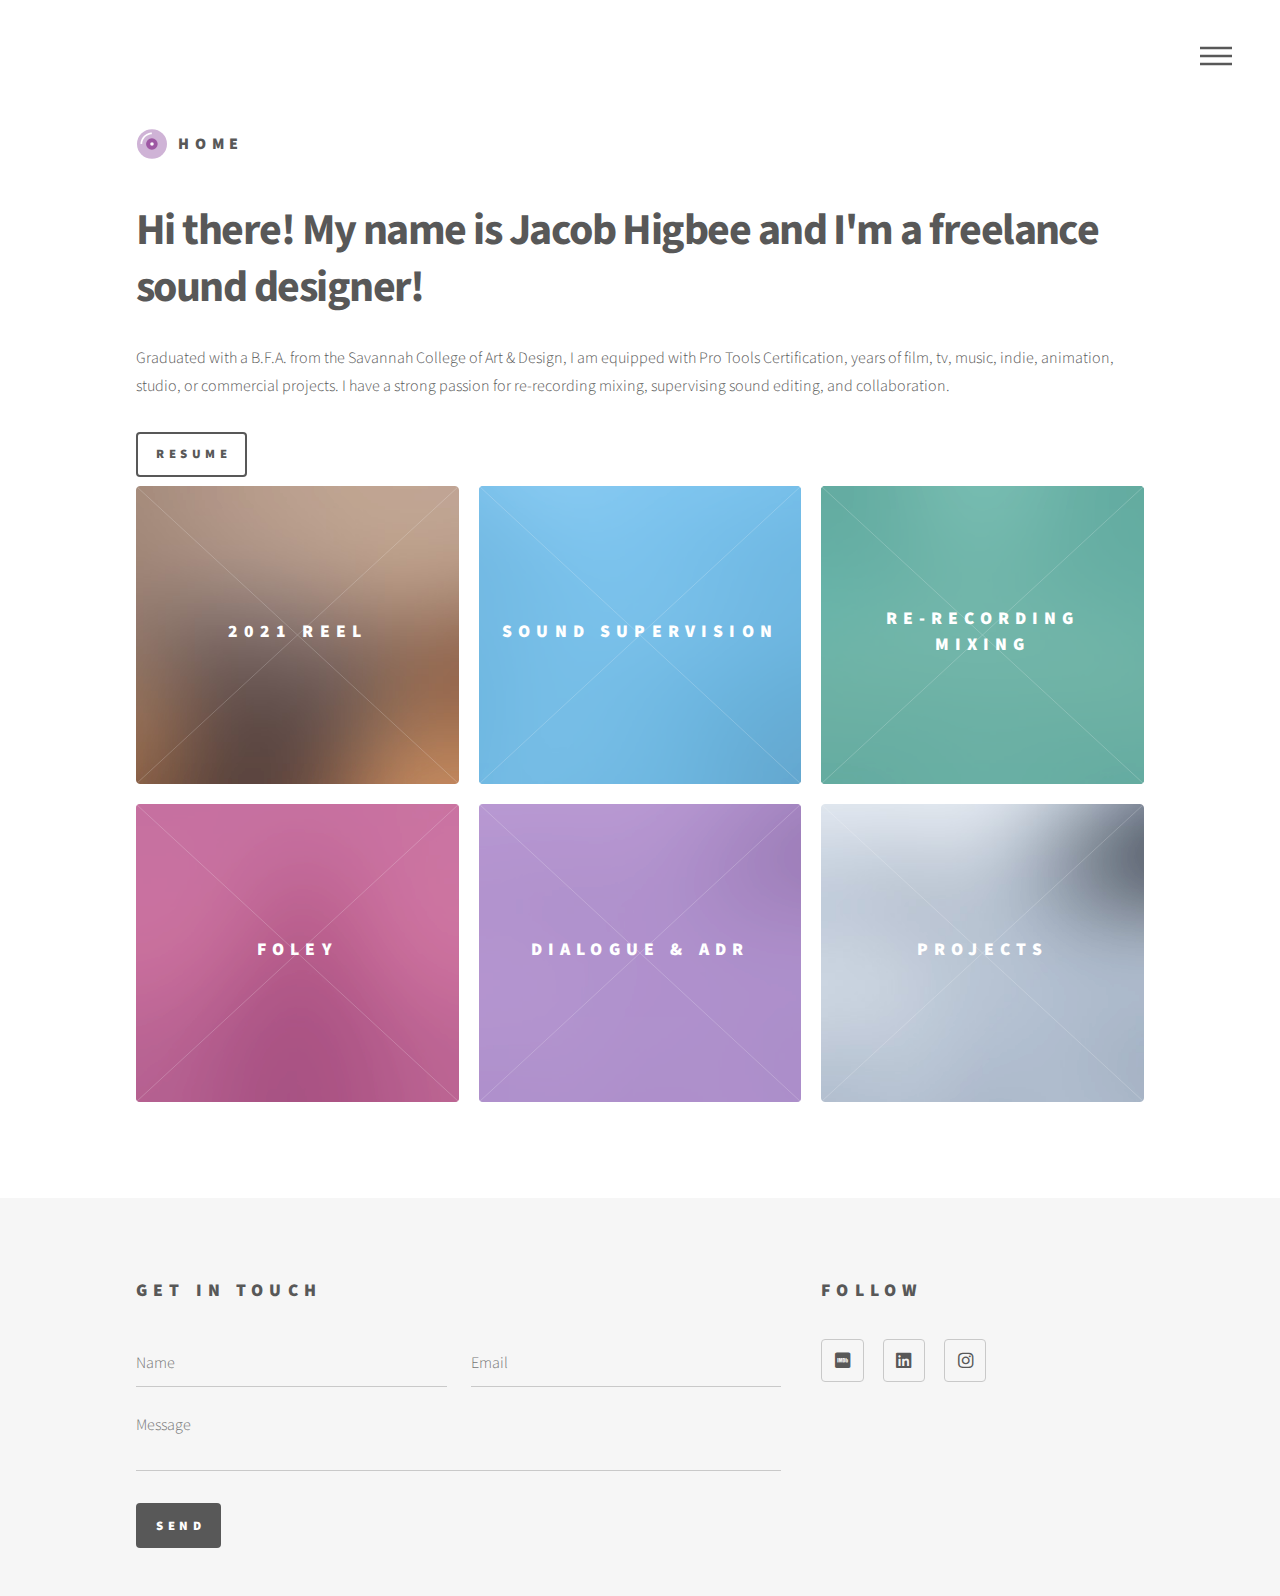
<file: index.html>
<!DOCTYPE HTML>

<html>
	<head>
		<title>Home Page</title>
		<meta charset="utf-8" />
		<meta name="viewport" content="width=device-width, initial-scale=1, user-scalable=no" />
		<link rel="stylesheet" href="assets/css/main.css" />
		<noscript><link rel="stylesheet" href="assets/css/noscript.css" /></noscript>
	</head>
	<body class="is-preload">
		<!-- Wrapper -->
			<div id="wrapper">

				<!-- Header -->
					<header id="header">
						<div class="inner">

							<!-- Logo -->
								<a href="index.html" class="logo">
									<span class="symbol"><img src="images/logo.svg" alt="" /></span><span class="title">Home</span>
								</a>

							<!-- Nav -->
								<nav>
									<ul>
										<li><a href="#menu">Menu</a></li>
									</ul>
								</nav>

						</div>
					</header>

				<!-- Menu -->
					<nav id="menu">
						<h2>Menu</h2>
						<ul>
							<li><a href="index.html">Home</a></li>
							<li><a href="Sound Supervision.html">Sound Supervision</a></li>
							<li><a href="Re-Recording.html">Re-Recording</a></li>
							<li><a href="Foley.html">Foley</a></li>
							<li><a href="Dialogue and ADR.html">Dialogue & ADR</a></li>
							<li><a href="Projects.html">Projects</a></li>
						</ul>
					</nav>

				<!-- Main -->
					<div id="main">
						<div class="inner">
							<header>
								<h1>Hi there! My name is Jacob Higbee and I'm a freelance sound designer!</h1>
								<p>Graduated with a B.F.A. from the Savannah College of Art & Design, I am equipped with Pro Tools Certification, years of film, tv, music, indie, animation, studio, or commercial projects. I have a strong passion for re-recording mixing, supervising sound editing, and collaboration.</p>
								<a href="assets\Resume.pdf" class="button secondary">Resume</a></li>
							</header>
							<section class="tiles">
								<article class="style">
									<span class="image">
										<img src="images/pic01.jpg" alt="" />
									</span>
									<a href="https://www.youtube.com/embed/W9qkwXKbZK8">
										<h2>2021 Reel</h2>
										<div class="content">
											<p>Preview a snippet of my recent work!</p>
										</div>
									</a>
								</article>
								<article class="style2">
									<span class="image">
										<img src="images/pic02.jpg" alt="" />
									</span>
									<a href="Sound Supervision.html">
										<h2>Sound Supervision</h2>
										<div class="content">
											<p>Some projects I've had the pleasure to supervise!</p>
										</div>
									</a>
								</article>
								<article class="style3">
									<span class="image">
										<img src="images/pic03.jpg" alt="" />
									</span>
									<a href="Re-Recording.html">
										<h2>Re-Recording Mixing</h2>
										<div class="content">
											<p>Films were mixed for stereo and surround, using the D Command and S6 consoles'.</p>
										</div>
									</a>
								</article>
								<article class="style4">
									<span class="image">
										<img src="images/pic04.jpg" alt="" />
									</span>
									<a href="Foley.html">
										<h2>Foley</h2>
										<div class="content">
											<p>Check out the projects I've recorded foley for!</p>
										</div>
									</a>
								</article>
								<article class="style5">
									<span class="image">
										<img src="images/pic05.jpg" alt="" />
									</span>
									<a href="Dialogue and ADR.html">
										<h2>Dialogue & ADR</h2>
										<div class="content">
											<p>Check out the projects I've edited dialogue for!</p>
										</div>
									</a>
								</article>
								<article class="style8">
									<span class="image">
										<img src="images/pic05.jpg" alt="" />
									</span>
									<a href="Projects.html".html">
										<h2>Projects</h2>
										<div class="content">
											<p>Check out all the projects I've worked on!</p>
										</div>
									</a>
								</article>
							</section>
							</div>
						</div>
					
				<!-- Footer -->
						<footer id="footer">
							<div class="inner">
								<section>
									<form
  action="https://formspree.io/f/xnqlqgga"
  method="POST"
>
									<h2>Get in touch</h2>
									<form method="post" action="#">
										<div class="fields">
											<div class="field half">
												<input type="text" name="name" id="name" placeholder="Name" />
											</div>
											<div class="field half">
												<input type="email" name="email" id="email" placeholder="Email" />
											</div>
											<div class="field">
												<textarea name="message" id="message" placeholder="Message"></textarea>
											</div>
										</div>
										<ul class="actions">
											<li><input type="submit" value="Send" class="primary" /></li> 
											
										</ul>
									</form>
								</section>
								<section>
										<h2>Follow</h2>
										<ul class="icons">
											<li><a href="https://www.imdb.com/name/nm10378556/?ref_=fn_al_nm_1" class="icon brands style2 fa-imdb"><span class="label">imdb</span></a></li>
											<li><a href="https://www.linkedin.com/in/jacob-higbee-664547206/" class="icon brands style2 fa-linkedin"><span class="label">linkedin</span></a></li>
											<li><a href="https://www.instagram.com/jacobhigbee/" class="icon brands style2 fa-instagram"><span class="label">Instagram</span></a></li>
										</ul>
									</section>
								</div>
							</footer>

					</div>

				<!-- Scripts -->
					<script src="assets/js/jquery.min.js"></script>
					<script src="assets/js/browser.min.js"></script>
					<script src="assets/js/breakpoints.min.js"></script>
					<script src="assets/js/util.js"></script>
					<script src="assets/js/main.js"></script>
			</body>
		</html>
</file>
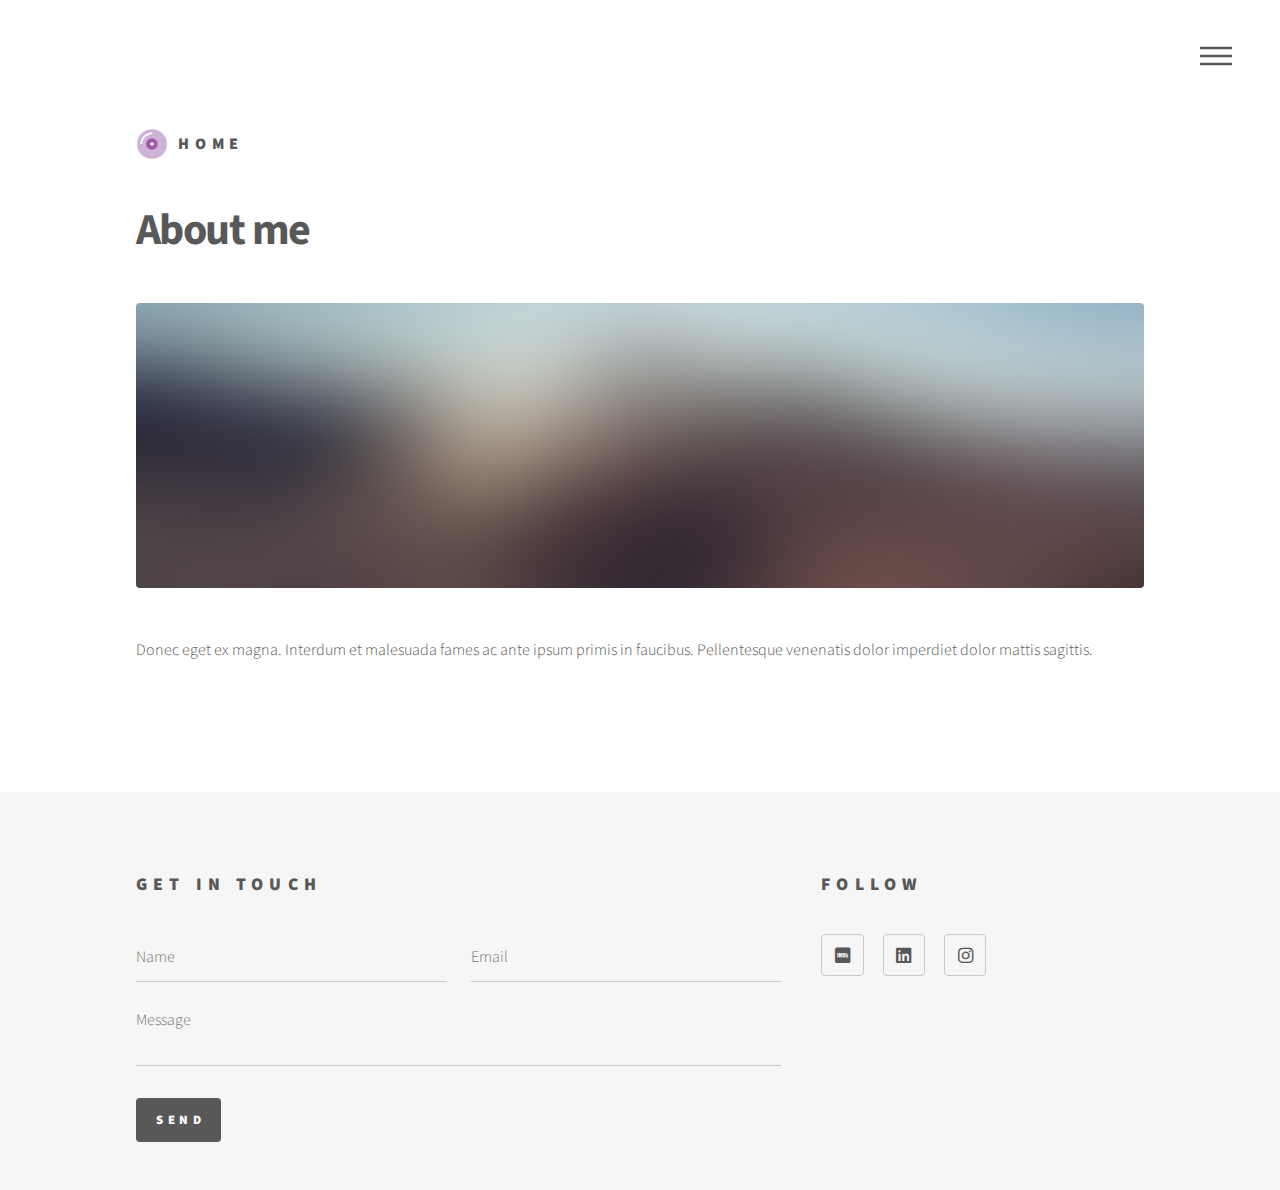
<file: About Me.html>
<!DOCTYPE HTML>

<html>
	<head>
		<title>About Me</title>
		<meta charset="utf-8" />
		<meta name="viewport" content="width=device-width, initial-scale=1, user-scalable=no" />
		<link rel="stylesheet" href="assets/css/main.css" />
		<noscript><link rel="stylesheet" href="assets/css/noscript.css" /></noscript>
	</head>
	<body class="is-preload">
		<!-- Wrapper -->
			<div id="wrapper">

				<!-- Header -->
					<header id="header">
						<div class="inner">

							<!-- Logo -->
								<a href="index.html" class="logo">
									<span class="symbol"><img src="images/logo.svg" alt="" /></span><span class="title">Home</span>
								</a>

							<!-- Nav -->
								<nav>
									<ul>
										<li><a href="#menu">Menu</a></li>
									</ul>
								</nav>

						</div>
					</header>

				<!-- Menu -->
				<nav id="menu">
					<h2>Menu</h2>
					<ul>
						<li><a href="index.html">Home</a></li>
						<li><a href="Sound Supervision.html">Sound Supervision</a></li>
						<li><a href="Re-Recording.html">Re-Recording</a></li>
						<li><a href="Foley.html">Foley</a></li>
						<li><a href="Dialogue and ADR.html">Dialogue & ADR</a></li>
						<li><a href="Music.html">Music</a></li>
						<li><a href="Projects.html">Projects</a></li>
						<li><a href="About Me.html">About Me</a></li>
					</ul>
				</nav>


				<!-- Main -->
					<div id="main">
						<div class="inner">
							<h1>About me</h1>
							<span class="image main"><img src="images/pic13.jpg" alt="" /></span>
							<p>Donec eget ex magna. Interdum et malesuada fames ac ante ipsum primis in faucibus. Pellentesque venenatis dolor imperdiet dolor mattis sagittis.</p>
						</div>
					</div>

				<!-- Footer -->
				<footer id="footer">
					<div class="inner">
						<section>
							<form
action="https://formspree.io/f/xnqlqgga"
method="POST"
>
							<h2>Get in touch</h2>
							<form method="post" action="#">
								<div class="fields">
									<div class="field half">
										<input type="text" name="name" id="name" placeholder="Name" />
									</div>
									<div class="field half">
										<input type="email" name="email" id="email" placeholder="Email" />
									</div>
									<div class="field">
										<textarea name="message" id="message" placeholder="Message"></textarea>
									</div>
								</div>
								<ul class="actions">
									<li><input type="submit" value="Send" class="primary" /></li> 
									
								</ul>
							</form>
						</section>
						<section>
								<h2>Follow</h2>
								<ul class="icons">
									<li><a href="https://www.imdb.com/name/nm10378556/?ref_=fn_al_nm_1" class="icon brands style2 fa-imdb"><span class="label">imdb</span></a></li>
									<li><a href="https://www.linkedin.com/in/jacob-higbee-664547206/" class="icon brands style2 fa-linkedin"><span class="label">linkedin</span></a></li>
									<li><a href="https://www.instagram.com/jacobhigbee/" class="icon brands style2 fa-instagram"><span class="label">Instagram</span></a></li>
								</ul>
							</section>
						</div>
					</footer>

			</div>

		<!-- Scripts -->
			<script src="assets/js/jquery.min.js"></script>
			<script src="assets/js/browser.min.js"></script>
			<script src="assets/js/breakpoints.min.js"></script>
			<script src="assets/js/util.js"></script>
			<script src="assets/js/main.js"></script>
	</body>
</html>
</file>
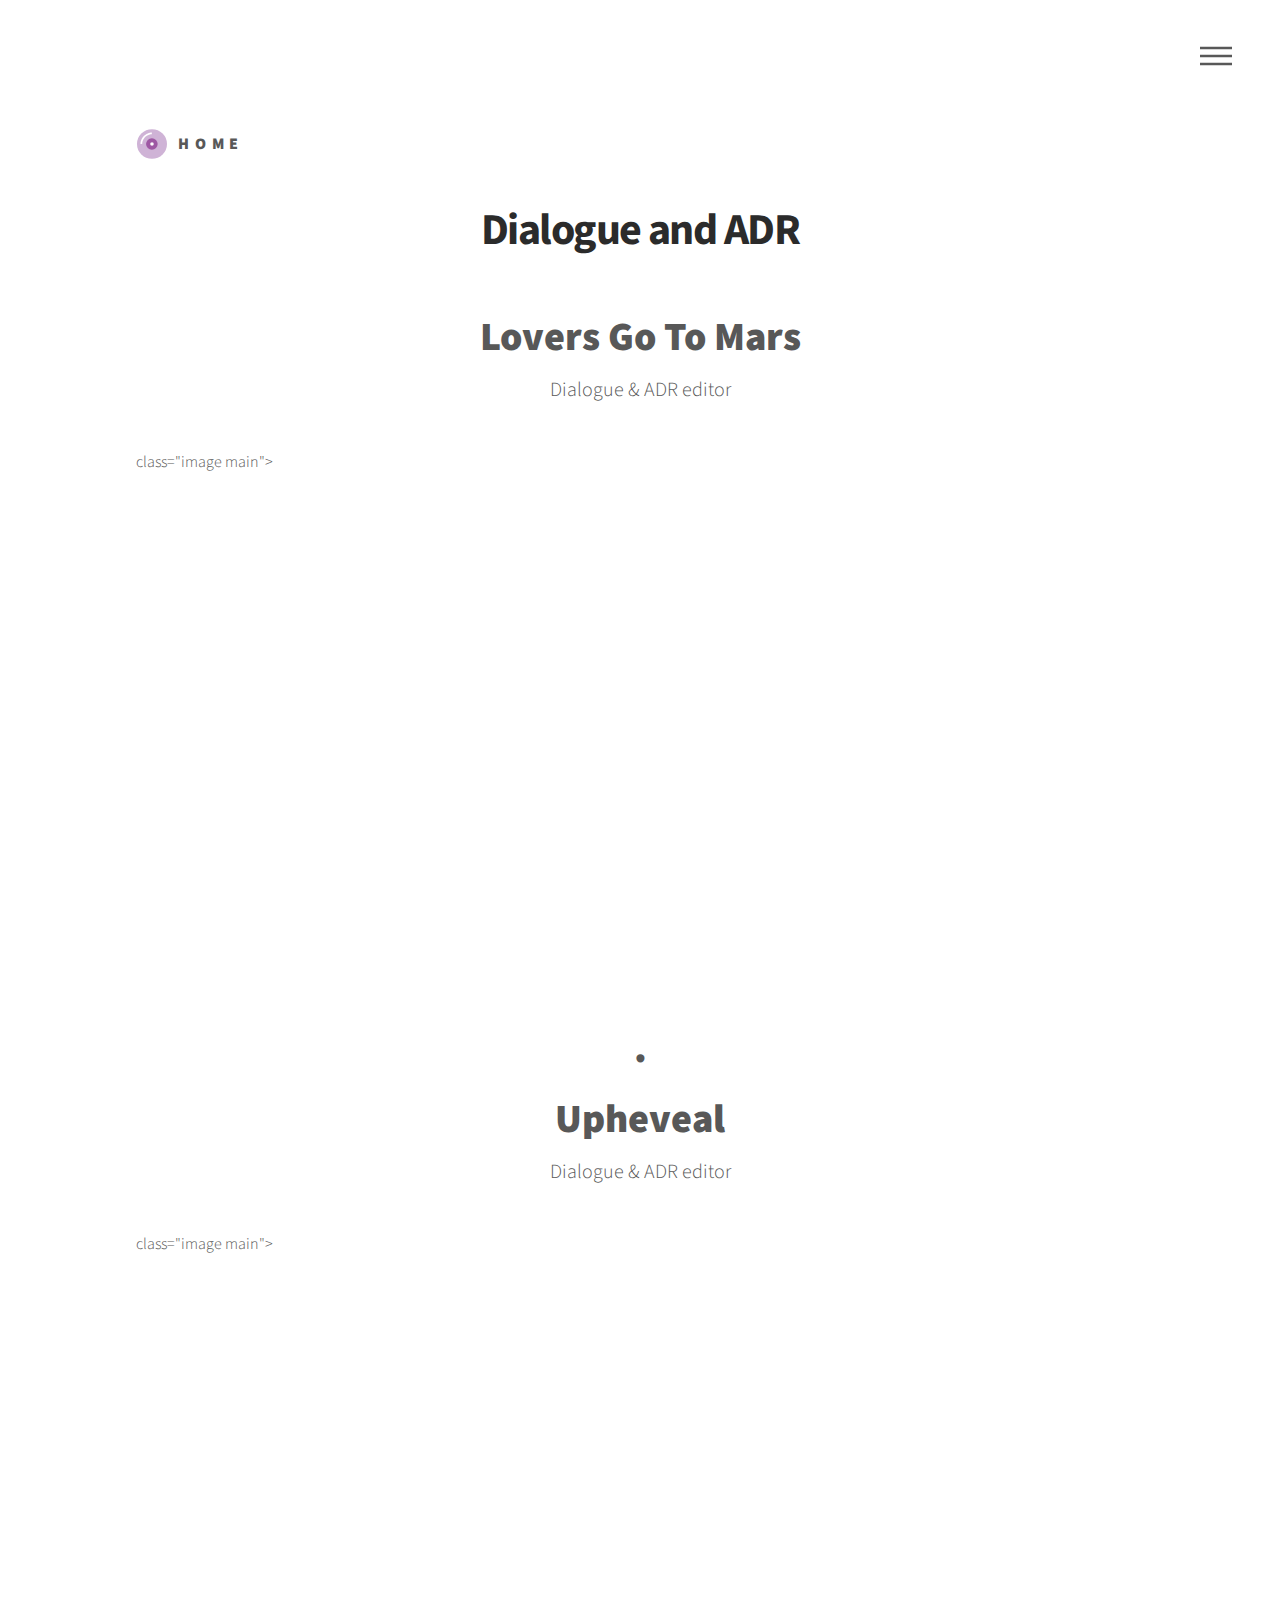
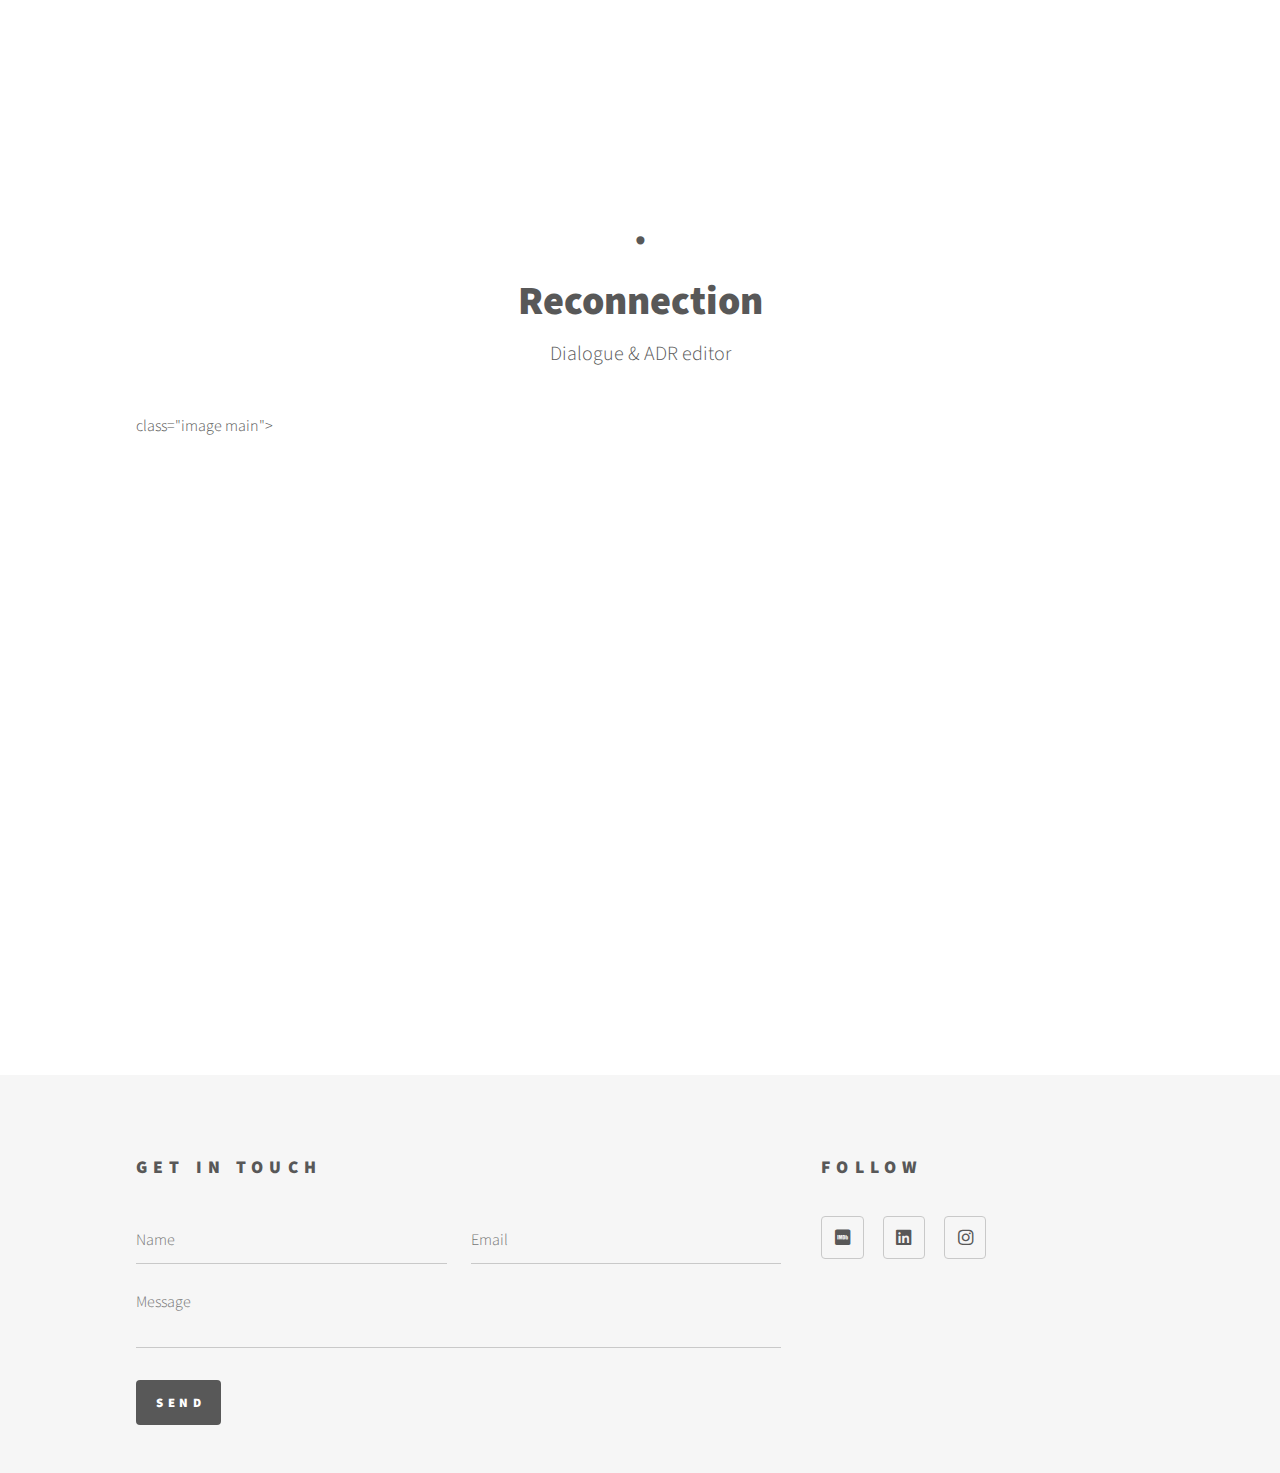
<file: Dialogue and ADR.html>
<!DOCTYPE HTML>
<html>
	<head>
		<title>Dialogue and ADR</title>
		<meta charset="utf-8" />
		<meta name="viewport" content="width=device-width, initial-scale=1, user-scalable=no" />
		<link rel="stylesheet" href="assets/css/main.css" />
		<noscript><link rel="stylesheet" href="assets/css/noscript.css" /></noscript>
	</head>
	<body class="is-preload">
		<!-- Wrapper -->
			<div id="wrapper">

				<!-- Header -->
					<header id="header">
						<div class="inner">

							<!-- Logo -->
							<a href="index.html" class="logo">
								<span class="symbol"><img src="images/logo.svg" alt="" /></span><span class="title">Home</span>
							</a>

							<!-- Nav -->
								<nav>
									<ul>
										<li><a href="#menu">Menu</a></li>
									</ul>
								</nav>

						</div>
					</header>

				<!-- Menu -->
				<nav id="menu">
					<h1>Menu</h1>
					<ul>
						<li><a href="index.html">Home</a></li>
						<li><a href="Sound Supervision.html">Sound Supervision</a></li>
						<li><a href="Re-Recording.html">Re-Recording</a></li>
						<li><a href="Foley.html">Foley</a></li>
						<li><a href="Dialogue and ADR.html">Dialogue & ADR</a></li>
						<li><a href="Projects.html">Projects</a></li>
					</ul>
				</nav>

				<!-- Main -->
				<div id="main">
					<div class="inner">
						
						<head>      
							<title>Dialogue and ADR</title>    
						 </head>    
						 <body>      
							<center><h1 style="color:rgb(43, 43, 43);">Dialogue and ADR</h1></center>      
						 </body>  
						<center><b style="font-size:40px;">Lovers Go To Mars</b></center>   
						<center><p style="font-size:20px;">Dialogue & ADR editor</p></center> 

						<div class="iframe-container"
							<span> class="image main"> </span>
							<iframe width="1152" height="326" src="https://www.youtube.com/embed/mC0d7H3GLzA" title="YouTube video player" frameborder="0" allow="accelerometer; autoplay; clipboard-write; encrypted-media; gyroscope; picture-in-picture" allowfullscreen></iframe>
						</div>
						<center><b style="font-size:40px;">.</b></center>
						<center><b style="font-size:40px;">Upheveal</b></center>   
						<center><p style="font-size:20px;">Dialogue & ADR editor</p></center> 

						<div class="iframe-container"
							<span> class="image main"> </span>
							<iframe width="1152" height="326" src="https://www.youtube.com/embed/" title="YouTube video player" frameborder="0" allow="accelerometer; autoplay; clipboard-write; encrypted-media; gyroscope; picture-in-picture" allowfullscreen></iframe>
						</div>
						<center><b style="font-size:40px;">.</b></center>
						<center><b style="font-size:40px;">Reconnection</b></center>   
						<center><p style="font-size:20px;">Dialogue & ADR editor</p></center> 

						<div class="iframe-container"
							<span> class="image main"> </span>
							<iframe width="1152" height="326" src="https://www.youtube.com/embed/b_4Q-S36-HQ" title="YouTube video player" frameborder="0" allow="accelerometer; autoplay; clipboard-write; encrypted-media; gyroscope; picture-in-picture" allowfullscreen></iframe>
						</div>
						
					</div>
				</div>
					
			
				<!-- Footer -->
				<footer id="footer">
					<div class="inner">
						<section>
							<form
action="https://formspree.io/f/xnqlqgga"
method="POST"
>
							<h2>Get in touch</h2>
							<form method="post" action="#">
								<div class="fields">
									<div class="field half">
										<input type="text" name="name" id="name" placeholder="Name" />
									</div>
									<div class="field half">
										<input type="email" name="email" id="email" placeholder="Email" />
									</div>
									<div class="field">
										<textarea name="message" id="message" placeholder="Message"></textarea>
									</div>
								</div>
								<ul class="actions">
									<li><input type="submit" value="Send" class="primary" /></li> 
									
								</ul>
							</form>
						</section>
						<section>
								<h2>Follow</h2>
								<ul class="icons">
									<li><a href="https://www.imdb.com/name/nm10378556/?ref_=fn_al_nm_1" class="icon brands style2 fa-imdb"><span class="label">imdb</span></a></li>
									<li><a href="https://www.linkedin.com/in/jacob-higbee-664547206/" class="icon brands style2 fa-linkedin"><span class="label">linkedin</span></a></li>
									<li><a href="https://www.instagram.com/jacobhigbee/" class="icon brands style2 fa-instagram"><span class="label">Instagram</span></a></li>
								</ul>
							</section>
						</div>
					</footer>

			</div>

		<!-- Scripts -->
			<script src="assets/js/jquery.min.js"></script>
			<script src="assets/js/browser.min.js"></script>
			<script src="assets/js/breakpoints.min.js"></script>
			<script src="assets/js/util.js"></script>
			<script src="assets/js/main.js"></script>
	</body>
</html>
</file>
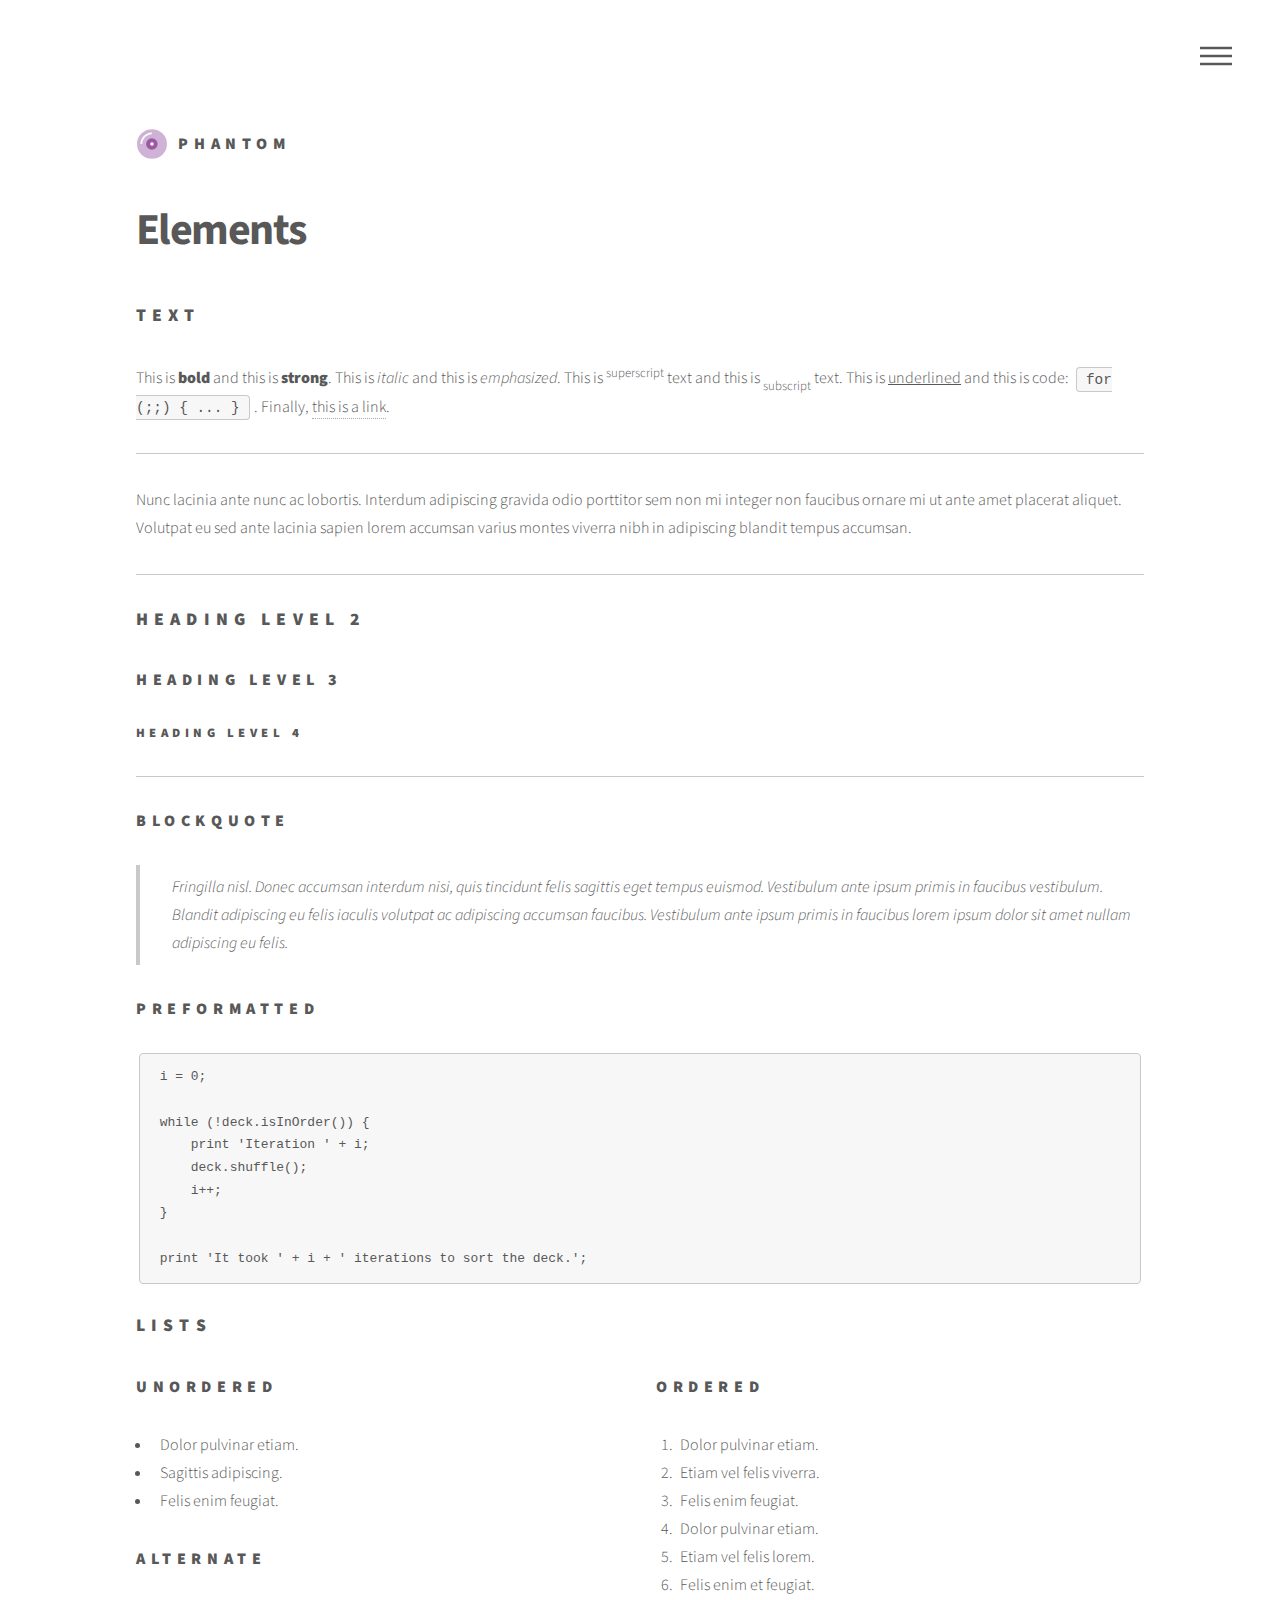
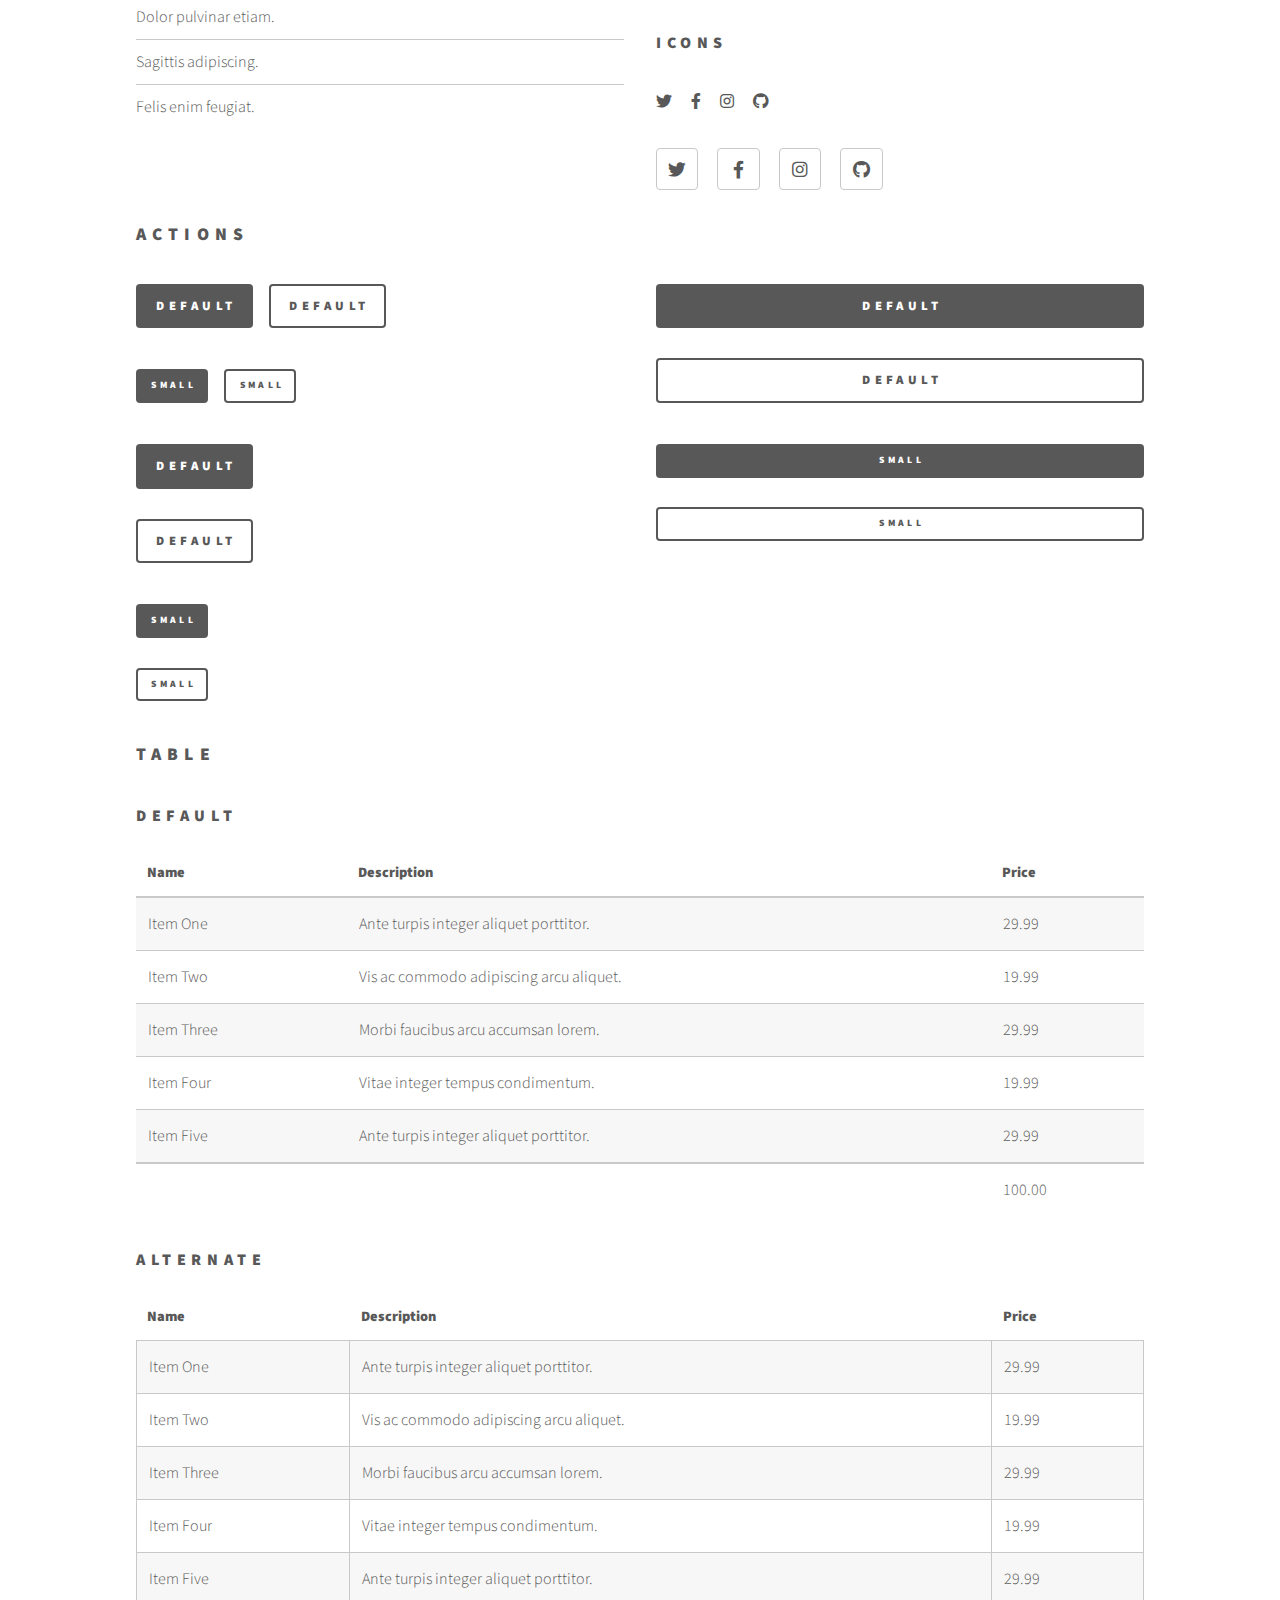
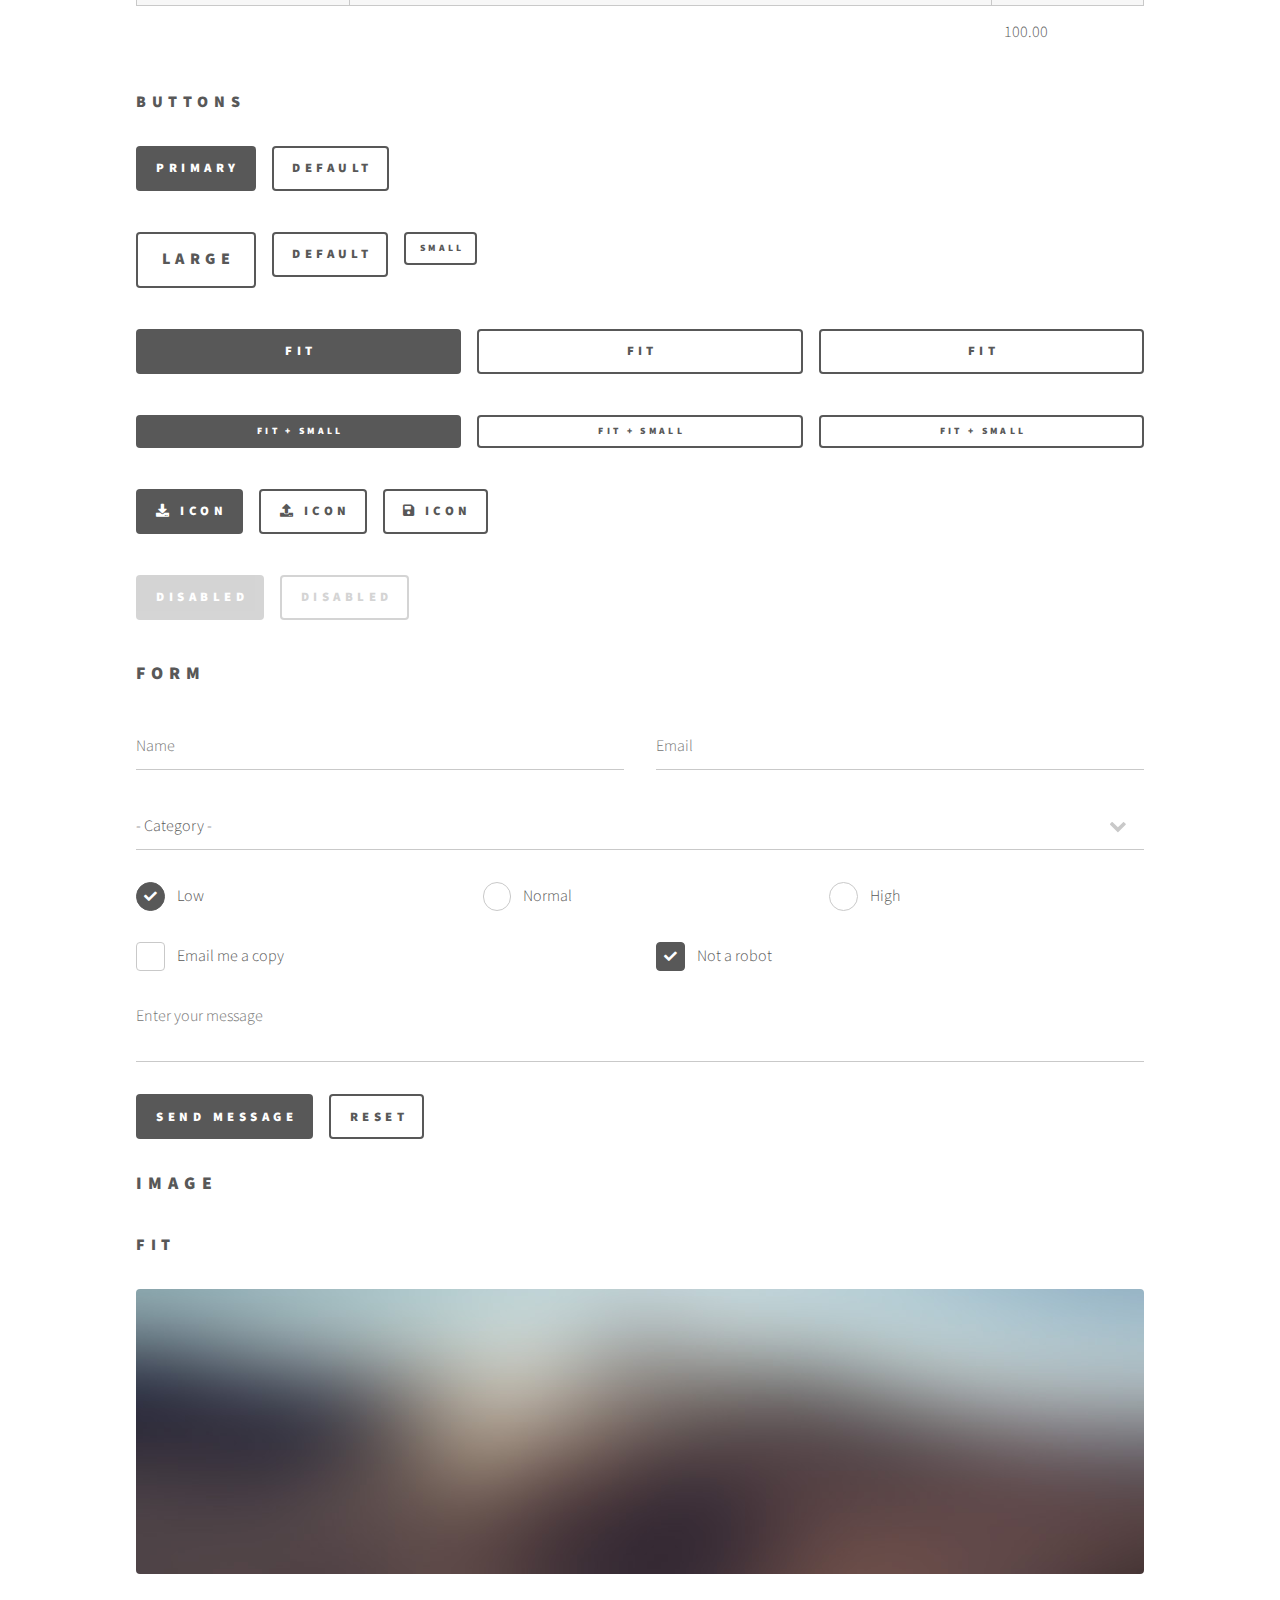
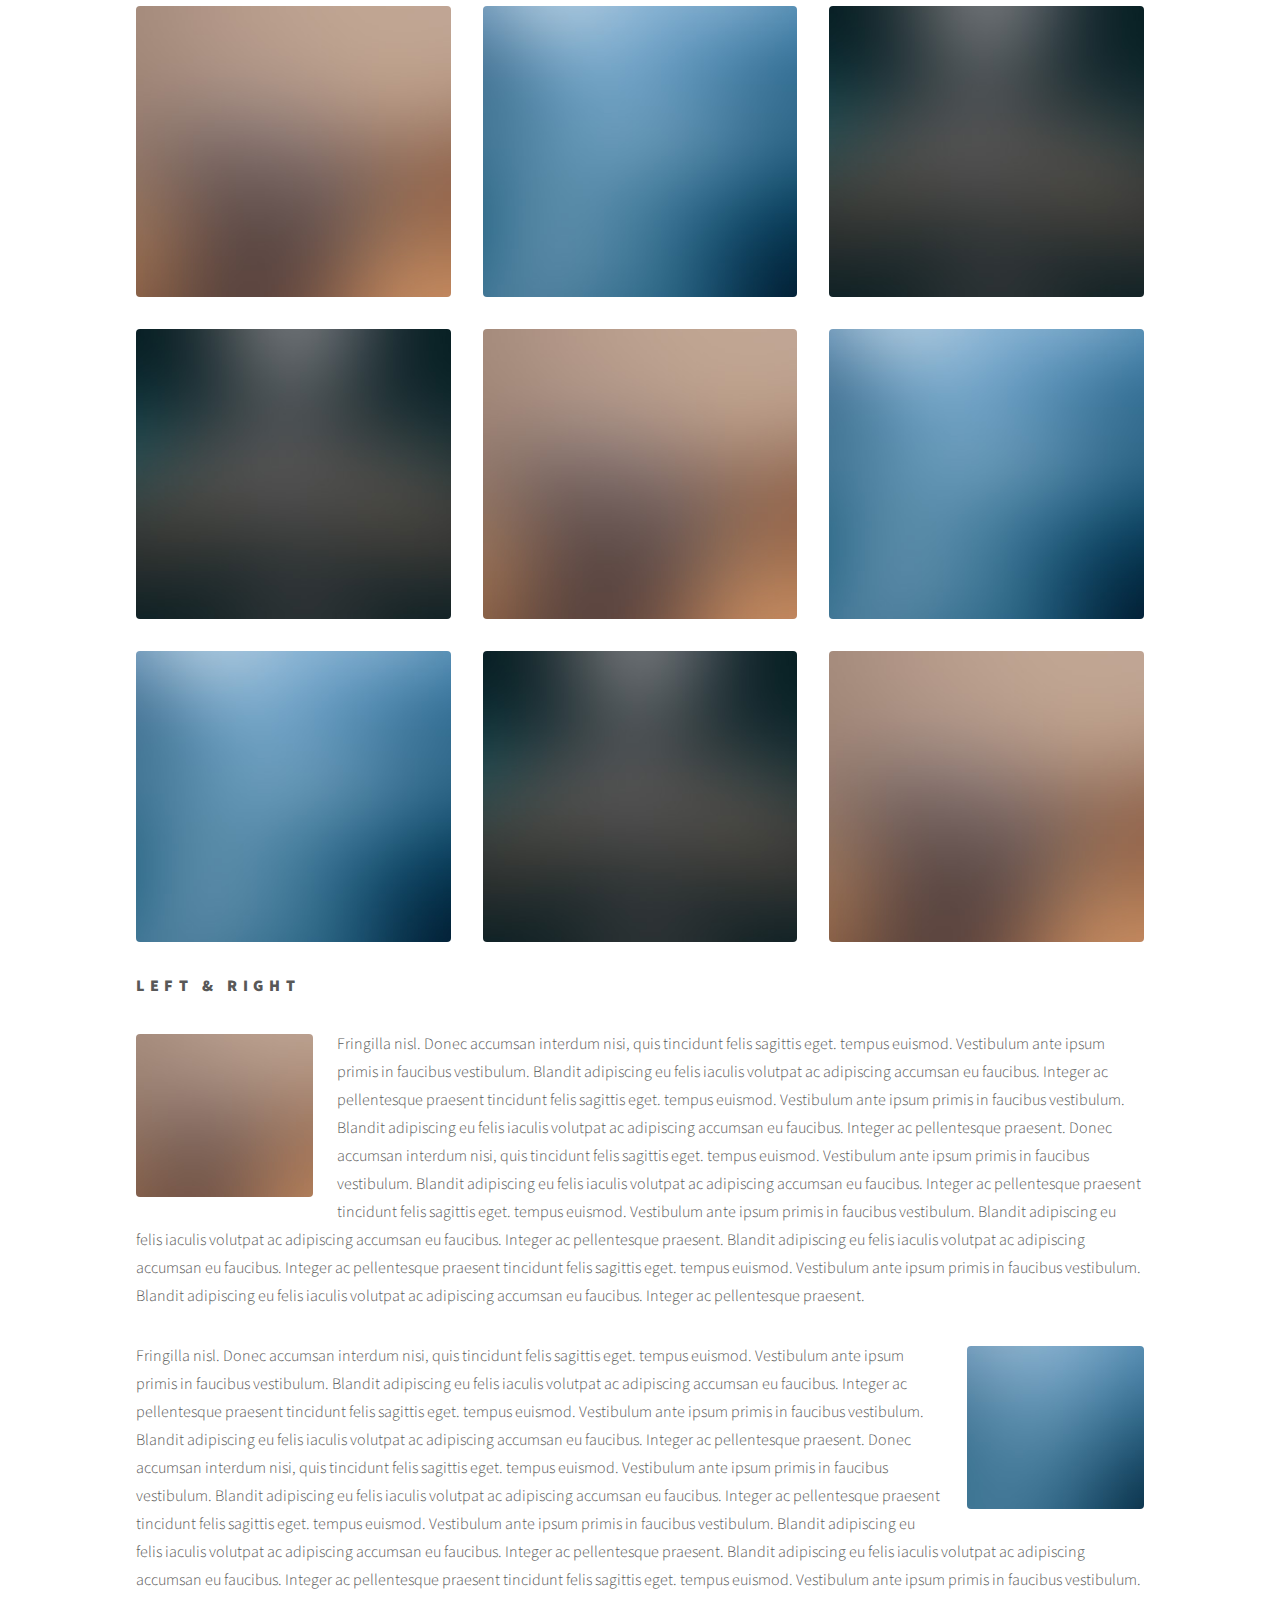
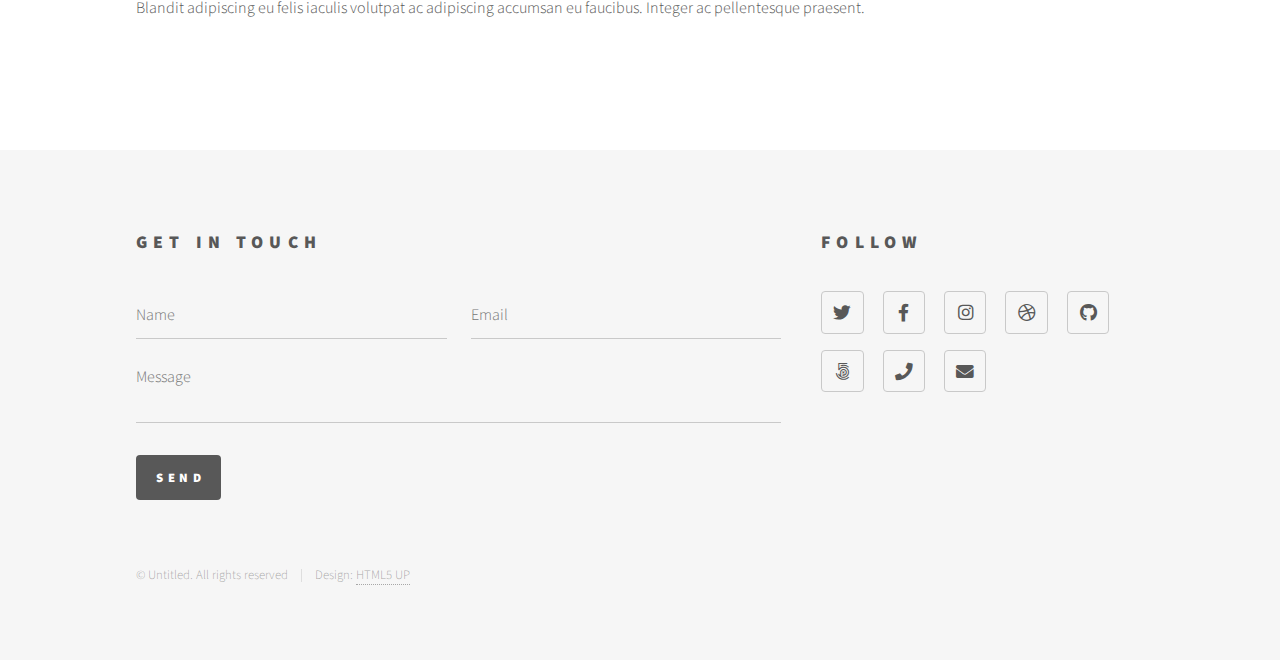
<file: elements.html>
<!DOCTYPE HTML>
<!--
	Phantom by HTML5 UP
	html5up.net | @ajlkn
	Free for personal and commercial use under the CCA 3.0 license (html5up.net/license)
-->
<html>
	<head>
		<title>Elements - Phantom by HTML5 UP</title>
		<meta charset="utf-8" />
		<meta name="viewport" content="width=device-width, initial-scale=1, user-scalable=no" />
		<link rel="stylesheet" href="assets/css/main.css" />
		<noscript><link rel="stylesheet" href="assets/css/noscript.css" /></noscript>
	</head>
	<body class="is-preload">
		<!-- Wrapper -->
			<div id="wrapper">

				<!-- Header -->
					<header id="header">
						<div class="inner">

							<!-- Logo -->
								<a href="index.html" class="logo">
									<span class="symbol"><img src="images/logo.svg" alt="" /></span><span class="title">Phantom</span>
								</a>

							<!-- Nav -->
								<nav>
									<ul>
										<li><a href="#menu">Menu</a></li>
									</ul>
								</nav>

						</div>
					</header>

				<!-- Menu -->
					<nav id="menu">
						<h2>Menu</h2>
						<ul>
							<li><a href="index.html">Home</a></li>
							<li><a href="generic.html">Ipsum veroeros</a></li>
							<li><a href="generic.html">Tempus etiam</a></li>
							<li><a href="generic.html">Consequat dolor</a></li>
							<li><a href="elements.html">Elements</a></li>
						</ul>
					</nav>

				<!-- Main -->
					<div id="main">
						<div class="inner">
							<h1>Elements</h1>

							<!-- Text -->
								<section>
									<h2>Text</h2>
									<p>This is <b>bold</b> and this is <strong>strong</strong>. This is <i>italic</i> and this is <em>emphasized</em>.
									This is <sup>superscript</sup> text and this is <sub>subscript</sub> text.
									This is <u>underlined</u> and this is code: <code>for (;;) { ... }</code>. Finally, <a href="#">this is a link</a>.</p>
									<hr />
									<p>Nunc lacinia ante nunc ac lobortis. Interdum adipiscing gravida odio porttitor sem non mi integer non faucibus ornare mi ut ante amet placerat aliquet. Volutpat eu sed ante lacinia sapien lorem accumsan varius montes viverra nibh in adipiscing blandit tempus accumsan.</p>
									<hr />
									<h2>Heading Level 2</h2>
									<h3>Heading Level 3</h3>
									<h4>Heading Level 4</h4>
									<hr />
									<h3>Blockquote</h3>
									<blockquote>Fringilla nisl. Donec accumsan interdum nisi, quis tincidunt felis sagittis eget tempus euismod. Vestibulum ante ipsum primis in faucibus vestibulum. Blandit adipiscing eu felis iaculis volutpat ac adipiscing accumsan faucibus. Vestibulum ante ipsum primis in faucibus lorem ipsum dolor sit amet nullam adipiscing eu felis.</blockquote>
									<h3>Preformatted</h3>
									<pre><code>i = 0;

while (!deck.isInOrder()) {
    print 'Iteration ' + i;
    deck.shuffle();
    i++;
}

print 'It took ' + i + ' iterations to sort the deck.';</code></pre>
								</section>

							<!-- Lists -->
								<section>
									<h2>Lists</h2>
									<div class="row">
										<div class="col-6 col-12-medium">
											<h3>Unordered</h3>
											<ul>
												<li>Dolor pulvinar etiam.</li>
												<li>Sagittis adipiscing.</li>
												<li>Felis enim feugiat.</li>
											</ul>
											<h3>Alternate</h3>
											<ul class="alt">
												<li>Dolor pulvinar etiam.</li>
												<li>Sagittis adipiscing.</li>
												<li>Felis enim feugiat.</li>
											</ul>
										</div>
										<div class="col-6 col-12-medium">
											<h3>Ordered</h3>
											<ol>
												<li>Dolor pulvinar etiam.</li>
												<li>Etiam vel felis viverra.</li>
												<li>Felis enim feugiat.</li>
												<li>Dolor pulvinar etiam.</li>
												<li>Etiam vel felis lorem.</li>
												<li>Felis enim et feugiat.</li>
											</ol>
											<h3>Icons</h3>
											<ul class="icons">
												<li><a href="#" class="icon brands style1 fa-twitter"><span class="label">Twitter</span></a></li>
												<li><a href="#" class="icon brands style1 fa-facebook-f"><span class="label">Facebook</span></a></li>
												<li><a href="#" class="icon brands style1 fa-instagram"><span class="label">Instagram</span></a></li>
												<li><a href="#" class="icon brands style1 fa-github"><span class="label">Github</span></a></li>
											</ul>
											<ul class="icons">
												<li><a href="#" class="icon brands style2 fa-twitter"><span class="label">Twitter</span></a></li>
												<li><a href="#" class="icon brands style2 fa-facebook-f"><span class="label">Facebook</span></a></li>
												<li><a href="#" class="icon brands style2 fa-instagram"><span class="label">Instagram</span></a></li>
												<li><a href="#" class="icon brands style2 fa-github"><span class="label">Github</span></a></li>
											</ul>
										</div>
									</div>
									<h2>Actions</h2>
									<div class="row">
										<div class="col-6 col-12-medium">
											<ul class="actions">
												<li><a href="#" class="button primary">Default</a></li>
												<li><a href="#" class="button">Default</a></li>
											</ul>
											<ul class="actions small">
												<li><a href="#" class="button primary small">Small</a></li>
												<li><a href="#" class="button small">Small</a></li>
											</ul>
											<ul class="actions stacked">
												<li><a href="#" class="button primary">Default</a></li>
												<li><a href="#" class="button">Default</a></li>
											</ul>
											<ul class="actions stacked">
												<li><a href="#" class="button primary small">Small</a></li>
												<li><a href="#" class="button small">Small</a></li>
											</ul>
										</div>
										<div class="col-6 col-12-medium">
											<ul class="actions stacked">
												<li><a href="#" class="button primary fit">Default</a></li>
												<li><a href="#" class="button fit">Default</a></li>
											</ul>
											<ul class="actions stacked">
												<li><a href="#" class="button primary small fit">Small</a></li>
												<li><a href="#" class="button small fit">Small</a></li>
											</ul>
										</div>
									</div>
								</section>

							<!-- Table -->
								<section>
									<h2>Table</h2>
									<h3>Default</h3>
									<div class="table-wrapper">
										<table>
											<thead>
												<tr>
													<th>Name</th>
													<th>Description</th>
													<th>Price</th>
												</tr>
											</thead>
											<tbody>
												<tr>
													<td>Item One</td>
													<td>Ante turpis integer aliquet porttitor.</td>
													<td>29.99</td>
												</tr>
												<tr>
													<td>Item Two</td>
													<td>Vis ac commodo adipiscing arcu aliquet.</td>
													<td>19.99</td>
												</tr>
												<tr>
													<td>Item Three</td>
													<td> Morbi faucibus arcu accumsan lorem.</td>
													<td>29.99</td>
												</tr>
												<tr>
													<td>Item Four</td>
													<td>Vitae integer tempus condimentum.</td>
													<td>19.99</td>
												</tr>
												<tr>
													<td>Item Five</td>
													<td>Ante turpis integer aliquet porttitor.</td>
													<td>29.99</td>
												</tr>
											</tbody>
											<tfoot>
												<tr>
													<td colspan="2"></td>
													<td>100.00</td>
												</tr>
											</tfoot>
										</table>
									</div>

									<h3>Alternate</h3>
									<div class="table-wrapper">
										<table class="alt">
											<thead>
												<tr>
													<th>Name</th>
													<th>Description</th>
													<th>Price</th>
												</tr>
											</thead>
											<tbody>
												<tr>
													<td>Item One</td>
													<td>Ante turpis integer aliquet porttitor.</td>
													<td>29.99</td>
												</tr>
												<tr>
													<td>Item Two</td>
													<td>Vis ac commodo adipiscing arcu aliquet.</td>
													<td>19.99</td>
												</tr>
												<tr>
													<td>Item Three</td>
													<td> Morbi faucibus arcu accumsan lorem.</td>
													<td>29.99</td>
												</tr>
												<tr>
													<td>Item Four</td>
													<td>Vitae integer tempus condimentum.</td>
													<td>19.99</td>
												</tr>
												<tr>
													<td>Item Five</td>
													<td>Ante turpis integer aliquet porttitor.</td>
													<td>29.99</td>
												</tr>
											</tbody>
											<tfoot>
												<tr>
													<td colspan="2"></td>
													<td>100.00</td>
												</tr>
											</tfoot>
										</table>
									</div>
								</section>

							<!-- Buttons -->
								<section>
									<h3>Buttons</h3>
									<ul class="actions">
										<li><a href="#" class="button primary">Primary</a></li>
										<li><a href="#" class="button">Default</a></li>
									</ul>
									<ul class="actions">
										<li><a href="#" class="button large">Large</a></li>
										<li><a href="#" class="button">Default</a></li>
										<li><a href="#" class="button small">Small</a></li>
									</ul>
									<ul class="actions fit">
										<li><a href="#" class="button primary fit">Fit</a></li>
										<li><a href="#" class="button fit">Fit</a></li>
										<li><a href="#" class="button fit">Fit</a></li>
									</ul>
									<ul class="actions fit small">
										<li><a href="#" class="button primary fit small">Fit + Small</a></li>
										<li><a href="#" class="button fit small">Fit + Small</a></li>
										<li><a href="#" class="button fit small">Fit + Small</a></li>
									</ul>
									<ul class="actions">
										<li><a href="#" class="button primary icon solid fa-download">Icon</a></li>
										<li><a href="#" class="button icon solid fa-upload">Icon</a></li>
										<li><a href="#" class="button icon solid fa-save">Icon</a></li>
									</ul>
									<ul class="actions">
										<li><span class="button primary disabled">Disabled</span></li>
										<li><span class="button disabled">Disabled</span></li>
									</ul>
								</section>

							<!-- Form -->
								<section>
									<h2>Form</h2>
									<form method="post" action="#">
										<div class="row gtr-uniform">
											<div class="col-6 col-12-xsmall">
												<input type="text" name="demo-name" id="demo-name" value="" placeholder="Name" />
											</div>
											<div class="col-6 col-12-xsmall">
												<input type="email" name="demo-email" id="demo-email" value="" placeholder="Email" />
											</div>
											<div class="col-12">
												<select name="demo-category" id="demo-category">
													<option value="">- Category -</option>
													<option value="1">Manufacturing</option>
													<option value="1">Shipping</option>
													<option value="1">Administration</option>
													<option value="1">Human Resources</option>
												</select>
											</div>
											<div class="col-4 col-12-small">
												<input type="radio" id="demo-priority-low" name="demo-priority" checked>
												<label for="demo-priority-low">Low</label>
											</div>
											<div class="col-4 col-12-small">
												<input type="radio" id="demo-priority-normal" name="demo-priority">
												<label for="demo-priority-normal">Normal</label>
											</div>
											<div class="col-4 col-12-small">
												<input type="radio" id="demo-priority-high" name="demo-priority">
												<label for="demo-priority-high">High</label>
											</div>
											<div class="col-6 col-12-small">
												<input type="checkbox" id="demo-copy" name="demo-copy">
												<label for="demo-copy">Email me a copy</label>
											</div>
											<div class="col-6 col-12-small">
												<input type="checkbox" id="demo-human" name="demo-human" checked>
												<label for="demo-human">Not a robot</label>
											</div>
											<div class="col-12">
												<textarea name="demo-message" id="demo-message" placeholder="Enter your message" rows="6"></textarea>
											</div>
											<div class="col-12">
												<ul class="actions">
													<li><input type="submit" value="Send Message" class="primary" /></li>
													<li><input type="reset" value="Reset" /></li>
												</ul>
											</div>
										</div>
									</form>
								</section>

							<!-- Image -->
								<section>
									<h2>Image</h2>
									<h3>Fit</h3>
									<div class="box alt">
										<div class="row gtr-uniform">
											<div class="col-12"><span class="image fit"><img src="images/pic13.jpg" alt="" /></span></div>
											<div class="col-4"><span class="image fit"><img src="images/pic01.jpg" alt="" /></span></div>
											<div class="col-4"><span class="image fit"><img src="images/pic02.jpg" alt="" /></span></div>
											<div class="col-4"><span class="image fit"><img src="images/pic03.jpg" alt="" /></span></div>
											<div class="col-4"><span class="image fit"><img src="images/pic03.jpg" alt="" /></span></div>
											<div class="col-4"><span class="image fit"><img src="images/pic01.jpg" alt="" /></span></div>
											<div class="col-4"><span class="image fit"><img src="images/pic02.jpg" alt="" /></span></div>
											<div class="col-4"><span class="image fit"><img src="images/pic02.jpg" alt="" /></span></div>
											<div class="col-4"><span class="image fit"><img src="images/pic03.jpg" alt="" /></span></div>
											<div class="col-4"><span class="image fit"><img src="images/pic01.jpg" alt="" /></span></div>
										</div>
									</div>
									<h3>Left &amp; Right</h3>
									<p><span class="image left"><img src="images/pic14.jpg" alt="" /></span>Fringilla nisl. Donec accumsan interdum nisi, quis tincidunt felis sagittis eget. tempus euismod. Vestibulum ante ipsum primis in faucibus vestibulum. Blandit adipiscing eu felis iaculis volutpat ac adipiscing accumsan eu faucibus. Integer ac pellentesque praesent tincidunt felis sagittis eget. tempus euismod. Vestibulum ante ipsum primis in faucibus vestibulum. Blandit adipiscing eu felis iaculis volutpat ac adipiscing accumsan eu faucibus. Integer ac pellentesque praesent. Donec accumsan interdum nisi, quis tincidunt felis sagittis eget. tempus euismod. Vestibulum ante ipsum primis in faucibus vestibulum. Blandit adipiscing eu felis iaculis volutpat ac adipiscing accumsan eu faucibus. Integer ac pellentesque praesent tincidunt felis sagittis eget. tempus euismod. Vestibulum ante ipsum primis in faucibus vestibulum. Blandit adipiscing eu felis iaculis volutpat ac adipiscing accumsan eu faucibus. Integer ac pellentesque praesent. Blandit adipiscing eu felis iaculis volutpat ac adipiscing accumsan eu faucibus. Integer ac pellentesque praesent tincidunt felis sagittis eget. tempus euismod. Vestibulum ante ipsum primis in faucibus vestibulum. Blandit adipiscing eu felis iaculis volutpat ac adipiscing accumsan eu faucibus. Integer ac pellentesque praesent.</p>
									<p><span class="image right"><img src="images/pic15.jpg" alt="" /></span>Fringilla nisl. Donec accumsan interdum nisi, quis tincidunt felis sagittis eget. tempus euismod. Vestibulum ante ipsum primis in faucibus vestibulum. Blandit adipiscing eu felis iaculis volutpat ac adipiscing accumsan eu faucibus. Integer ac pellentesque praesent tincidunt felis sagittis eget. tempus euismod. Vestibulum ante ipsum primis in faucibus vestibulum. Blandit adipiscing eu felis iaculis volutpat ac adipiscing accumsan eu faucibus. Integer ac pellentesque praesent. Donec accumsan interdum nisi, quis tincidunt felis sagittis eget. tempus euismod. Vestibulum ante ipsum primis in faucibus vestibulum. Blandit adipiscing eu felis iaculis volutpat ac adipiscing accumsan eu faucibus. Integer ac pellentesque praesent tincidunt felis sagittis eget. tempus euismod. Vestibulum ante ipsum primis in faucibus vestibulum. Blandit adipiscing eu felis iaculis volutpat ac adipiscing accumsan eu faucibus. Integer ac pellentesque praesent. Blandit adipiscing eu felis iaculis volutpat ac adipiscing accumsan eu faucibus. Integer ac pellentesque praesent tincidunt felis sagittis eget. tempus euismod. Vestibulum ante ipsum primis in faucibus vestibulum. Blandit adipiscing eu felis iaculis volutpat ac adipiscing accumsan eu faucibus. Integer ac pellentesque praesent.</p>
								</section>

						</div>
					</div>

				<!-- Footer -->
					<footer id="footer">
						<div class="inner">
							<section>
								<h2>Get in touch</h2>
								<form method="post" action="#">
									<div class="fields">
										<div class="field half">
											<input type="text" name="name" id="name" placeholder="Name" />
										</div>
										<div class="field half">
											<input type="email" name="email" id="email" placeholder="Email" />
										</div>
										<div class="field">
											<textarea name="message" id="message" placeholder="Message"></textarea>
										</div>
									</div>
									<ul class="actions">
										<li><input type="submit" value="Send" class="primary" /></li>
									</ul>
								</form>
							</section>
							<section>
								<h2>Follow</h2>
								<ul class="icons">
									<li><a href="#" class="icon brands style2 fa-twitter"><span class="label">Twitter</span></a></li>
									<li><a href="#" class="icon brands style2 fa-facebook-f"><span class="label">Facebook</span></a></li>
									<li><a href="#" class="icon brands style2 fa-instagram"><span class="label">Instagram</span></a></li>
									<li><a href="#" class="icon brands style2 fa-dribbble"><span class="label">Dribbble</span></a></li>
									<li><a href="#" class="icon brands style2 fa-github"><span class="label">GitHub</span></a></li>
									<li><a href="#" class="icon brands style2 fa-500px"><span class="label">500px</span></a></li>
									<li><a href="#" class="icon solid style2 fa-phone"><span class="label">Phone</span></a></li>
									<li><a href="#" class="icon solid style2 fa-envelope"><span class="label">Email</span></a></li>
								</ul>
							</section>
							<ul class="copyright">
								<li>&copy; Untitled. All rights reserved</li><li>Design: <a href="http://html5up.net">HTML5 UP</a></li>
							</ul>
						</div>
					</footer>

			</div>

		<!-- Scripts -->
			<script src="assets/js/jquery.min.js"></script>
			<script src="assets/js/browser.min.js"></script>
			<script src="assets/js/breakpoints.min.js"></script>
			<script src="assets/js/util.js"></script>
			<script src="assets/js/main.js"></script>

	</body>
</html>
</file>
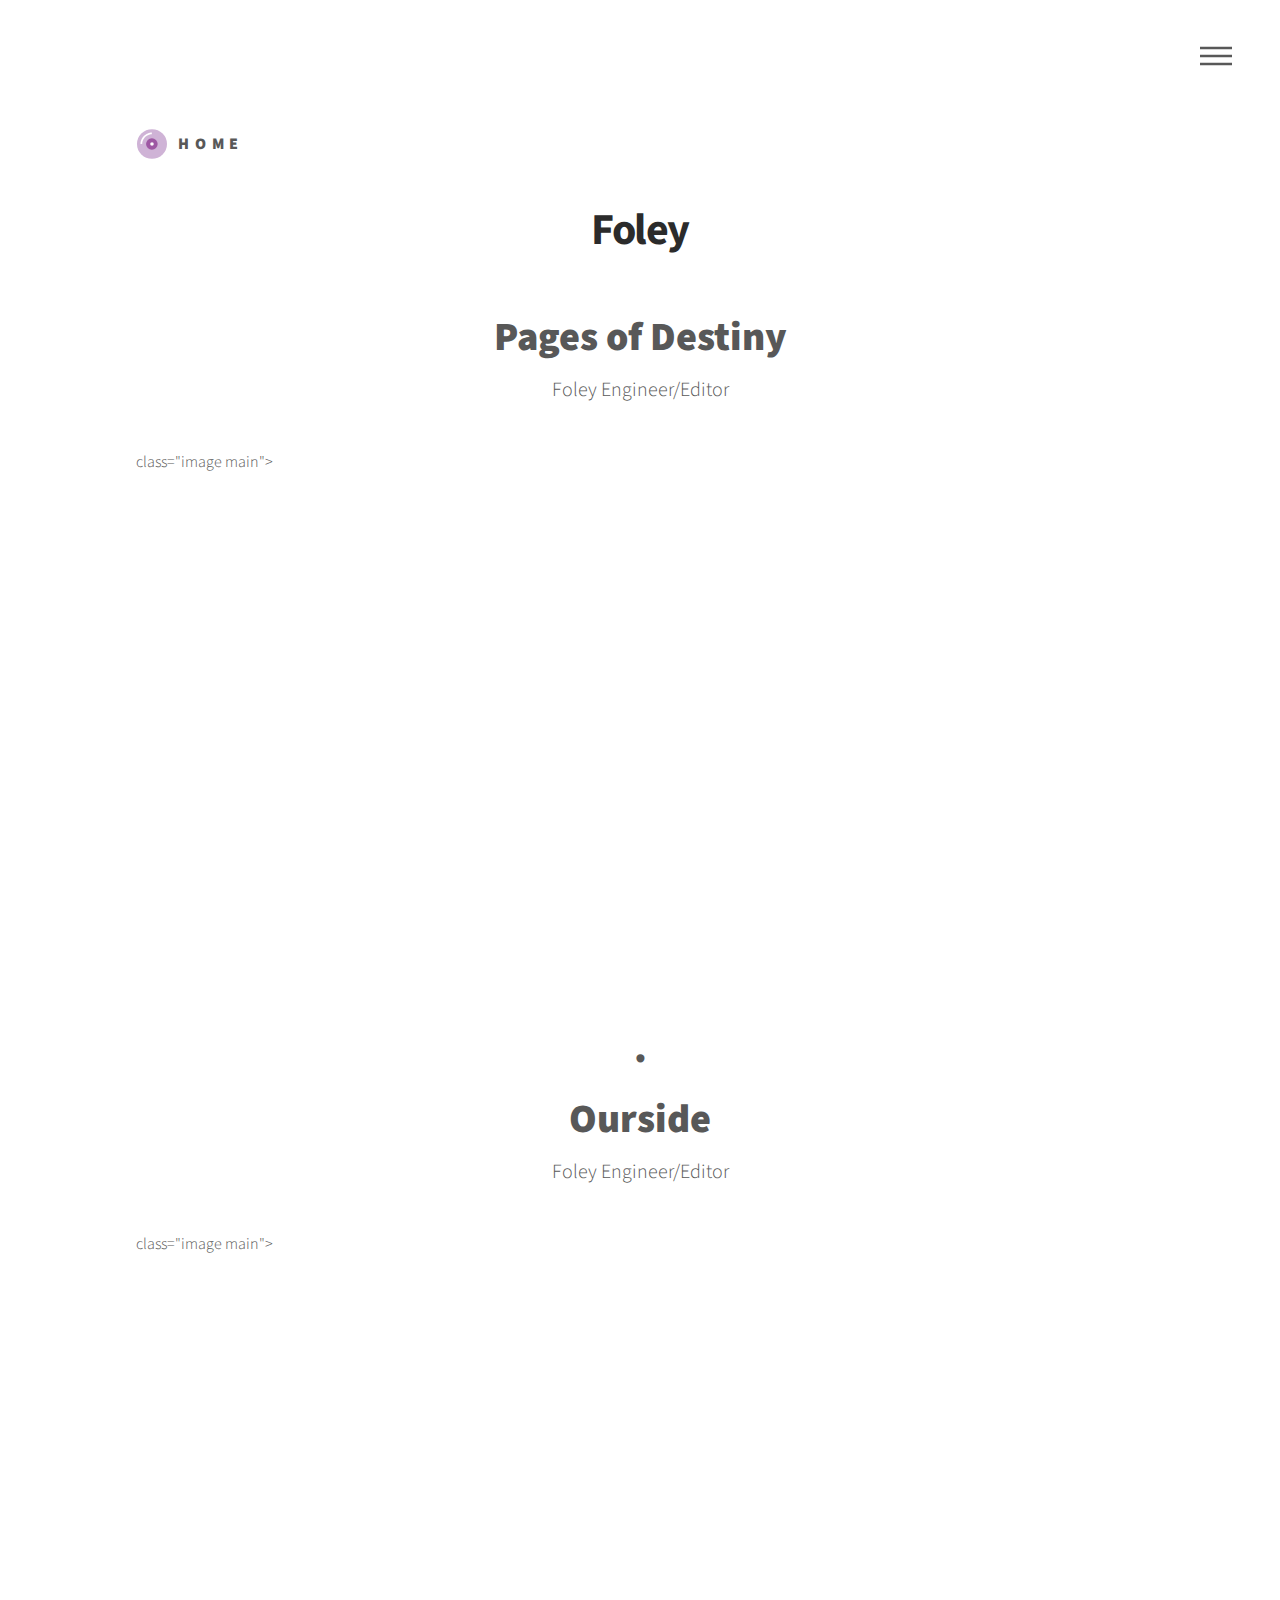
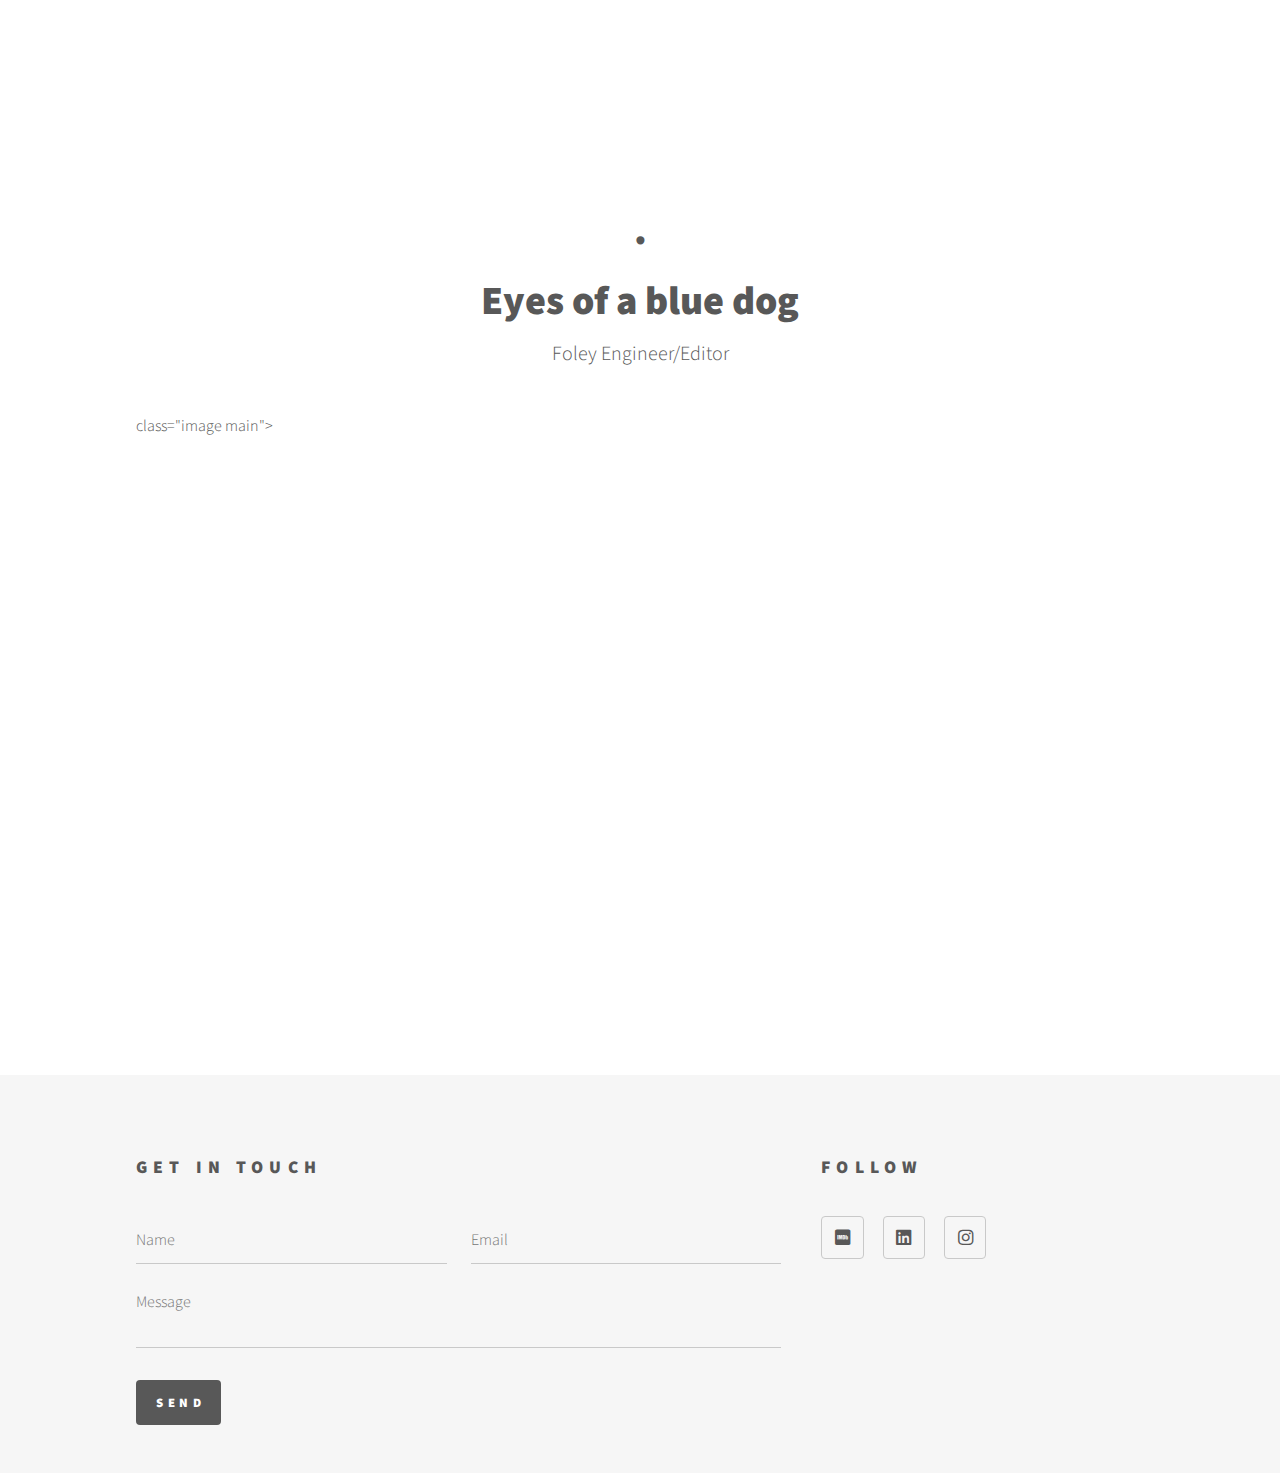
<file: Foley.html>
<!DOCTYPE HTML>
<html>
	<head>
		<title>Foley</title>
		<meta charset="utf-8" />
		<meta name="viewport" content="width=device-width, initial-scale=1, user-scalable=no" />
		<link rel="stylesheet" href="assets/css/main.css" />
		<noscript><link rel="stylesheet" href="assets/css/noscript.css" /></noscript>
	</head>
	<body class="is-preload">
		<!-- Wrapper -->
			<div id="wrapper">

				<!-- Header -->
					<header id="header">
						<div class="inner">

							<!-- Logo -->
							<a href="index.html" class="logo">
								<span class="symbol"><img src="images/logo.svg" alt="" /></span><span class="title">Home</span>
							</a>

							<!-- Nav -->
								<nav>
									<ul>
										<li><a href="#menu">Menu</a></li>
									</ul>
								</nav>

						</div>
					</header>

				<!-- Menu -->
				<nav id="menu">
					<h1>Menu</h1>
					<ul>
						<li><a href="index.html">Home</a></li>
						<li><a href="Sound Supervision.html">Sound Supervision</a></li>
						<li><a href="Re-Recording.html">Re-Recording</a></li>
						<li><a href="Foley.html">Foley</a></li>
						<li><a href="Dialogue and ADR.html">Dialogue & ADR</a></li>
						<li><a href="Projects.html">Projects</a></li>
					</ul>
				</nav>

				<!-- Main -->
				<div id="main">
					<div class="inner">
						
						<head>      
							<title>Foley</title>    
						 </head>    
						 <body>      
							<center><h1 style="color:rgb(43, 43, 43);">Foley</h1></center>      
						 </body>  
						<center><b style="font-size:40px;">Pages of Destiny</b></center>   
						<center><p style="font-size:20px;">Foley Engineer/Editor</p></center> 

						<div class="iframe-container"
							<span> class="image main"> </span>
							<iframe width="1152" height="326" src="https://www.youtube.com/embed/VPUvyrlxV84" title="YouTube video player" frameborder="0" allow="accelerometer; autoplay; clipboard-write; encrypted-media; gyroscope; picture-in-picture" allowfullscreen></iframe>
						</div>
						<center><b style="font-size:40px;">.</b></center>
						<center><b style="font-size:40px;">Ourside</b></center>   
						<center><p style="font-size:20px;">Foley Engineer/Editor</p></center> 

						<div class="iframe-container"
							<span> class="image main"> </span>
							<iframe width="1152" height="326" src="https://www.youtube.com/embed/ardXj4Sf6Hc" title="YouTube video player" frameborder="0" allow="accelerometer; autoplay; clipboard-write; encrypted-media; gyroscope; picture-in-picture" allowfullscreen></iframe>
						</div>
						<center><b style="font-size:40px;">.</b></center>
						<center><b style="font-size:40px;">Eyes of a blue dog</b></center>   
						<center><p style="font-size:20px;">Foley Engineer/Editor</p></center> 

						<div class="iframe-container"
							<span> class="image main"> </span>
							<iframe width="1152" height="326" src="https://www.youtube.com/embed/-ncAF5wddNM" title="YouTube video player" frameborder="0" allow="accelerometer; autoplay; clipboard-write; encrypted-media; gyroscope; picture-in-picture" allowfullscreen></iframe>
						</div>
						
					</div>
				</div>
				
				<!-- Footer -->
				<footer id="footer">
					<div class="inner">
						<section>
							<form
action="https://formspree.io/f/xnqlqgga"
method="POST"
>
							<h2>Get in touch</h2>
							<form method="post" action="#">
								<div class="fields">
									<div class="field half">
										<input type="text" name="name" id="name" placeholder="Name" />
									</div>
									<div class="field half">
										<input type="email" name="email" id="email" placeholder="Email" />
									</div>
									<div class="field">
										<textarea name="message" id="message" placeholder="Message"></textarea>
									</div>
								</div>
								<ul class="actions">
									<li><input type="submit" value="Send" class="primary" /></li> 
									
								</ul>
							</form>
						</section>
						<section>
								<h2>Follow</h2>
								<ul class="icons">
									<li><a href="https://www.imdb.com/name/nm10378556/?ref_=fn_al_nm_1" class="icon brands style2 fa-imdb"><span class="label">imdb</span></a></li>
									<li><a href="https://www.linkedin.com/in/jacob-higbee-664547206/" class="icon brands style2 fa-linkedin"><span class="label">linkedin</span></a></li>
									<li><a href="https://www.instagram.com/jacobhigbee/" class="icon brands style2 fa-instagram"><span class="label">Instagram</span></a></li>
								</ul>
							</section>
						</div>
					</footer>

			</div>

		<!-- Scripts -->
			<script src="assets/js/jquery.min.js"></script>
			<script src="assets/js/browser.min.js"></script>
			<script src="assets/js/breakpoints.min.js"></script>
			<script src="assets/js/util.js"></script>
			<script src="assets/js/main.js"></script>
	</body>
</html>
</file>
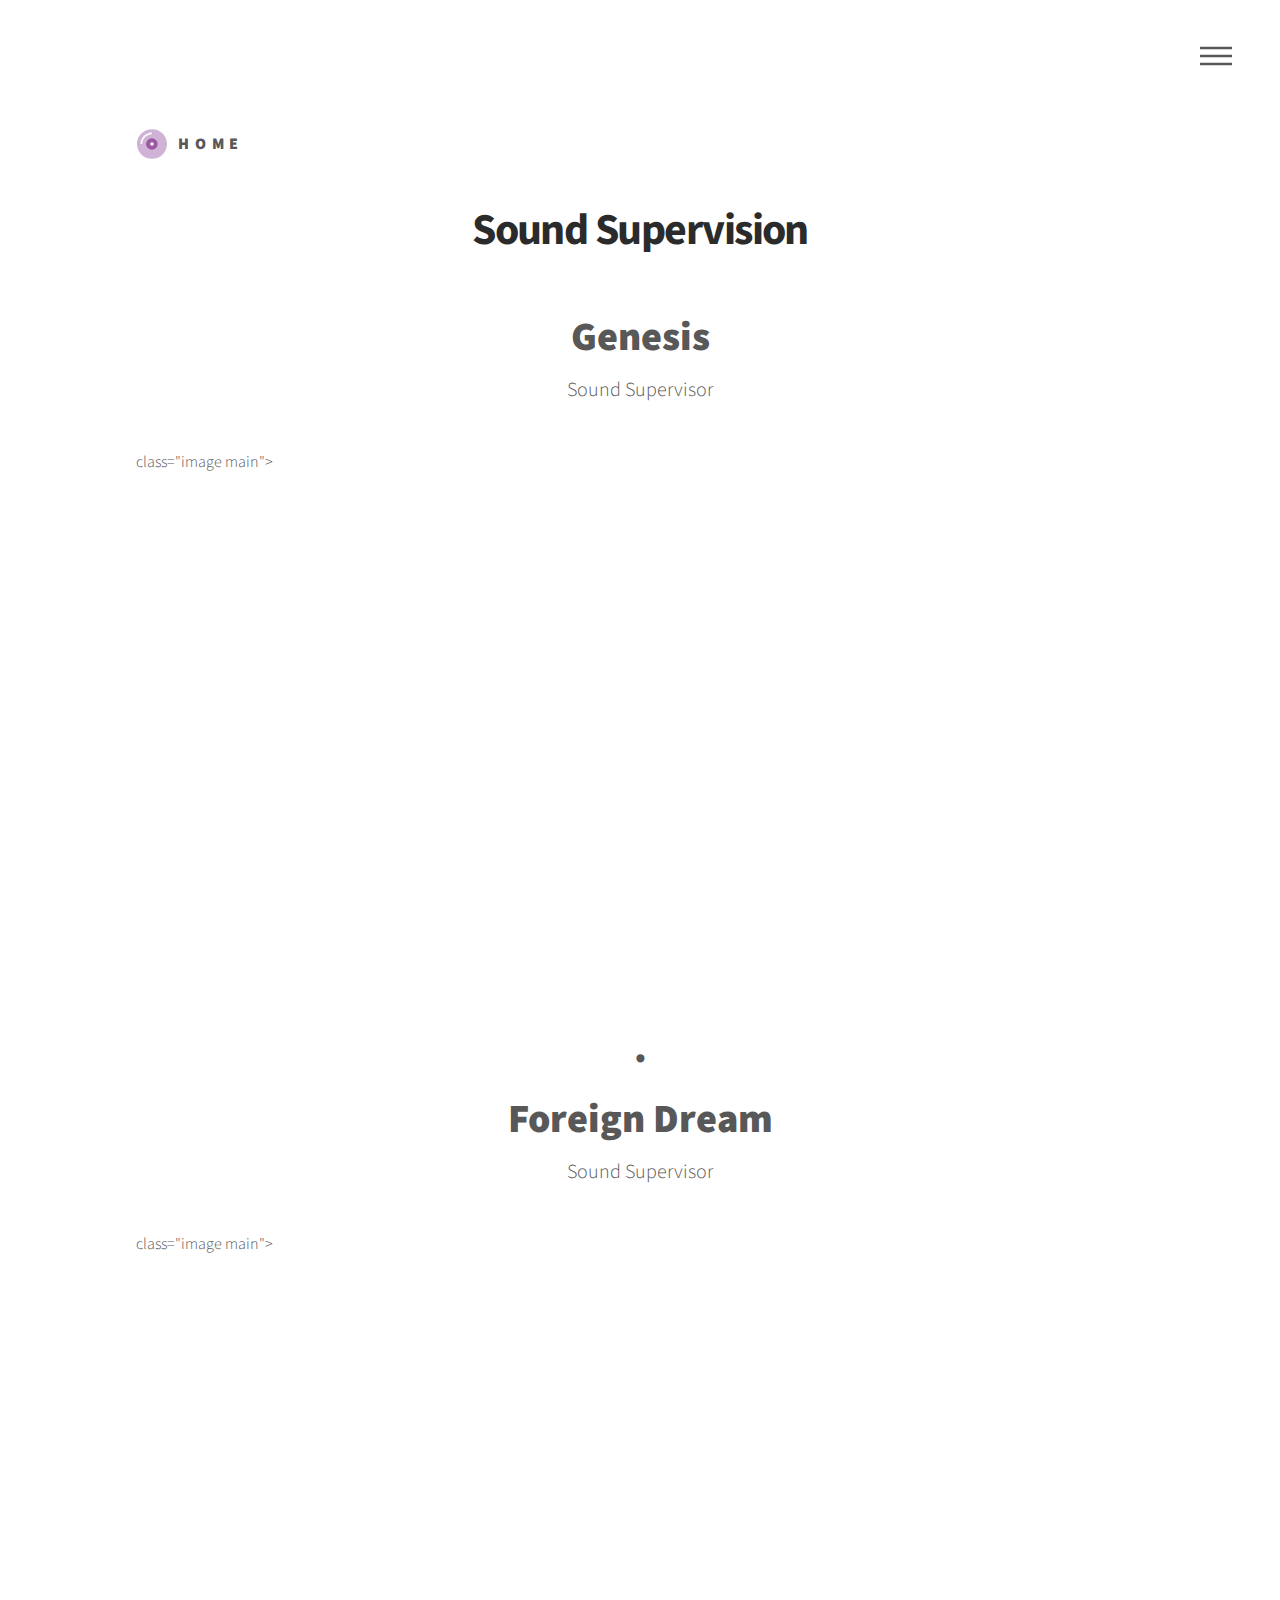
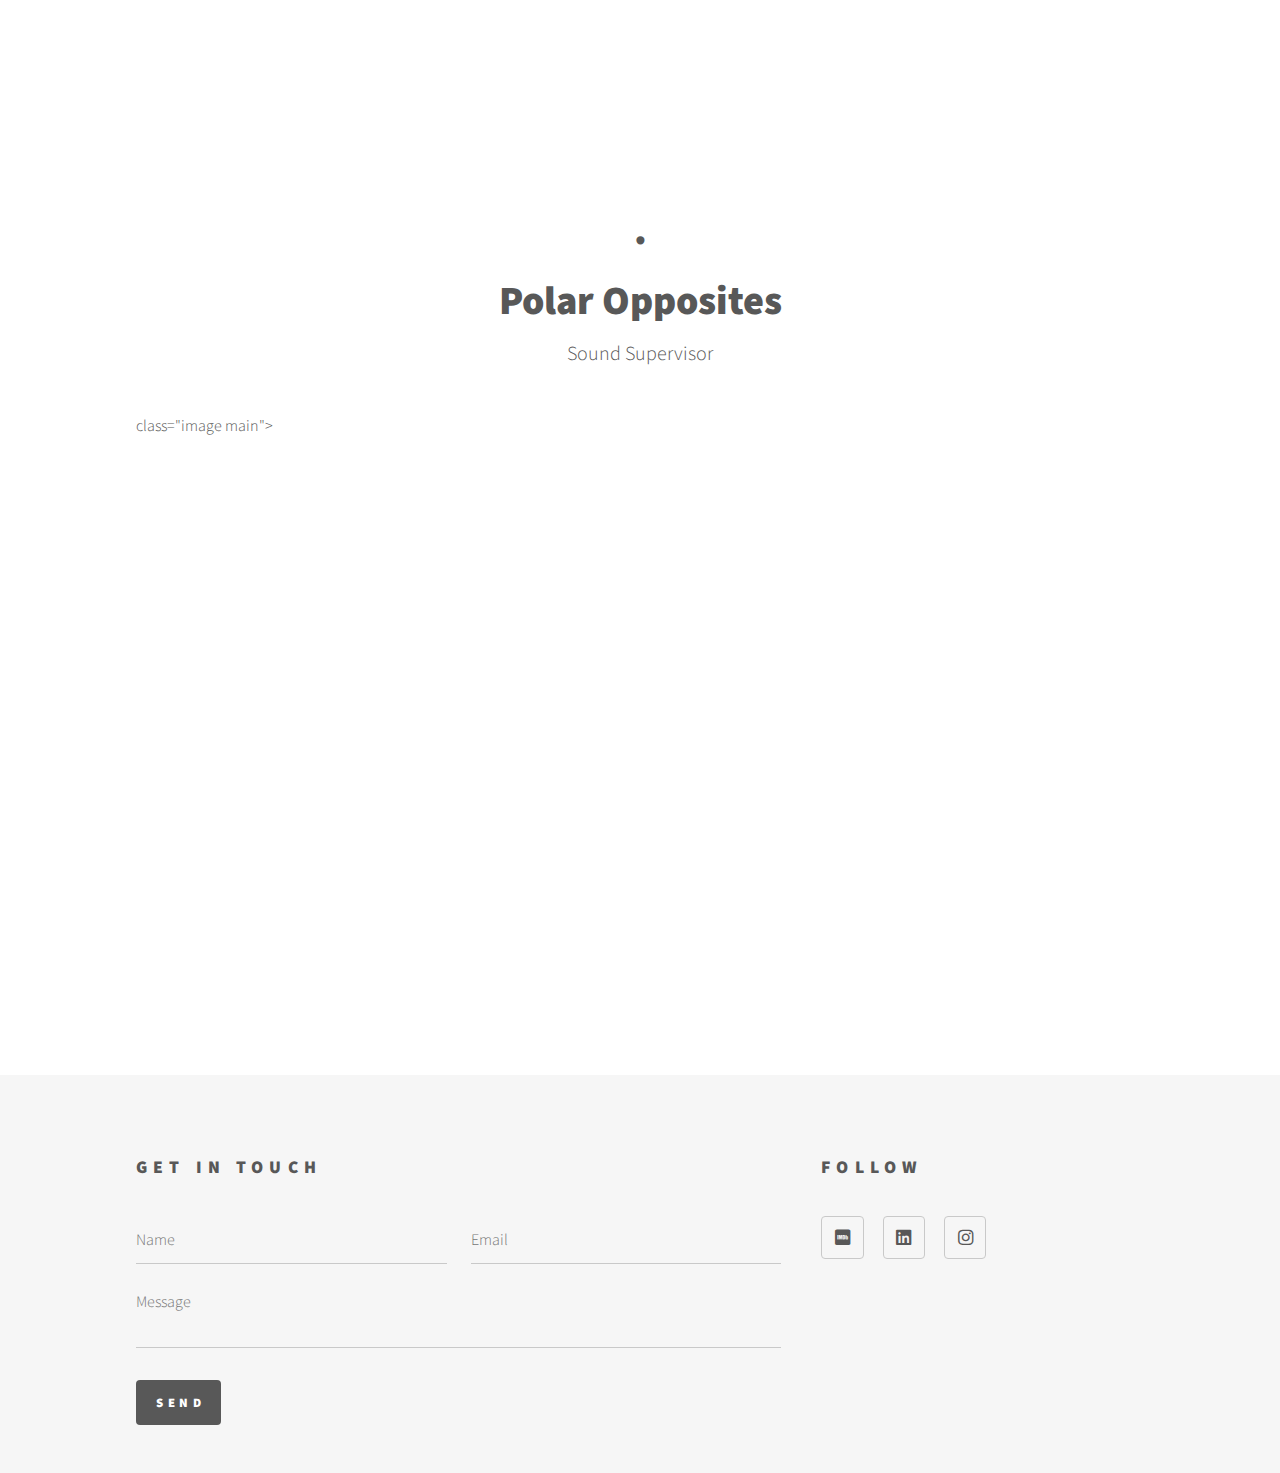
<file: Music.html>
<!DOCTYPE HTML>
<html>
	<head>
		<title>Music</title>
		<meta charset="utf-8" />
		<meta name="viewport" content="width=device-width, initial-scale=1, user-scalable=no" />
		<link rel="stylesheet" href="assets/css/main.css" />
		<noscript><link rel="stylesheet" href="assets/css/noscript.css" /></noscript>
	</head>
	<body class="is-preload">
		<!-- Wrapper -->
			<div id="wrapper">

				<!-- Header -->
					<header id="header">
						<div class="inner">

							<!-- Logo -->
							<a href="index.html" class="logo">
								<span class="symbol"><img src="images/logo.svg" alt="" /></span><span class="title">Home</span>
							</a>

							<!-- Nav -->
								<nav>
									<ul>
										<li><a href="#menu">Menu</a></li>
									</ul>
								</nav>

						</div>
					</header>

				<!-- Menu -->
				<nav id="menu">
					<h1>Menu</h1>
					<ul>
						<li><a href="index.html">Home</a></li>
						<li><a href="Sound Supervision.html">Sound Supervision</a></li>
						<li><a href="Re-Recording.html">Re-Recording</a></li>
						<li><a href="Foley.html">Foley</a></li>
						<li><a href="Dialogue and ADR.html">Dialogue & ADR</a></li>
						<li><a href="Music.html">Music</a></li>
						<li><a href="Projects.html">Projects</a></li>
					</ul>
				</nav>

				<!-- Main -->
				<div id="main">
					<div class="inner">
						
						<head>      
							<title>Sound Supervision</title>    
						 </head>    
						 <body>      
							<center><h1 style="color:rgb(43, 43, 43);">Sound Supervision</h1></center>      
						 </body>  
						<center><b style="font-size:40px;">Genesis</b></center>   
						<center><p style="font-size:20px;">Sound Supervisor </p></center> 

						<div class="iframe-container"
							<span> class="image main"> </span>
							<iframe width="1152" height="326" src="https://www.youtube.com/embed/EvB1ev_3sqY" title="YouTube video player" frameborder="0" allow="accelerometer; autoplay; clipboard-write; encrypted-media; gyroscope; picture-in-picture" allowfullscreen></iframe>
						</div>
						<center><b style="font-size:40px;">.</b></center>
						<center><b style="font-size:40px;">Foreign Dream</b></center>   
						<center><p style="font-size:20px;">Sound Supervisor </p></center> 

						<div class="iframe-container"
							<span> class="image main"> </span>
							<iframe width="1152" height="326" src="https://www.youtube.com/embed/CIfN3xPdwK8" title="YouTube video player" frameborder="0" allow="accelerometer; autoplay; clipboard-write; encrypted-media; gyroscope; picture-in-picture" allowfullscreen></iframe>
						</div>
						<center><b style="font-size:40px;">.</b></center>
						<center><b style="font-size:40px;">Polar Opposites</b></center>   
						<center><p style="font-size:20px;">Sound Supervisor </p></center> 

						<div class="iframe-container"
							<span> class="image main"> </span>
							<iframe width="1152" height="326" src="https://www.youtube.com/embed/R-nYzJjeiWs" title="YouTube video player" frameborder="0" allow="accelerometer; autoplay; clipboard-write; encrypted-media; gyroscope; picture-in-picture" allowfullscreen></iframe>
						</div>
						
					</div>
				</div>
				
			<!-- Footer -->
			<footer id="footer">
				<div class="inner">
					<section>
						<form
action="https://formspree.io/f/xnqlqgga"
method="POST"
>
						<h2>Get in touch</h2>
						<form method="post" action="#">
							<div class="fields">
								<div class="field half">
									<input type="text" name="name" id="name" placeholder="Name" />
								</div>
								<div class="field half">
									<input type="email" name="email" id="email" placeholder="Email" />
								</div>
								<div class="field">
									<textarea name="message" id="message" placeholder="Message"></textarea>
								</div>
							</div>
							<ul class="actions">
								<li><input type="submit" value="Send" class="primary" /></li> 
								
							</ul>
						</form>
					</section>
					<section>
							<h2>Follow</h2>
							<ul class="icons">
								<li><a href="https://www.imdb.com/name/nm10378556/?ref_=fn_al_nm_1" class="icon brands style2 fa-imdb"><span class="label">imdb</span></a></li>
								<li><a href="https://www.linkedin.com/in/jacob-higbee-664547206/" class="icon brands style2 fa-linkedin"><span class="label">linkedin</span></a></li>
								<li><a href="https://www.instagram.com/jacobhigbee/" class="icon brands style2 fa-instagram"><span class="label">Instagram</span></a></li>
							</ul>
						</section>
					</div>
				</footer>

		</div>

	<!-- Scripts -->
		<script src="assets/js/jquery.min.js"></script>
		<script src="assets/js/browser.min.js"></script>
		<script src="assets/js/breakpoints.min.js"></script>
		<script src="assets/js/util.js"></script>
		<script src="assets/js/main.js"></script>
</body>
</html>
</file>
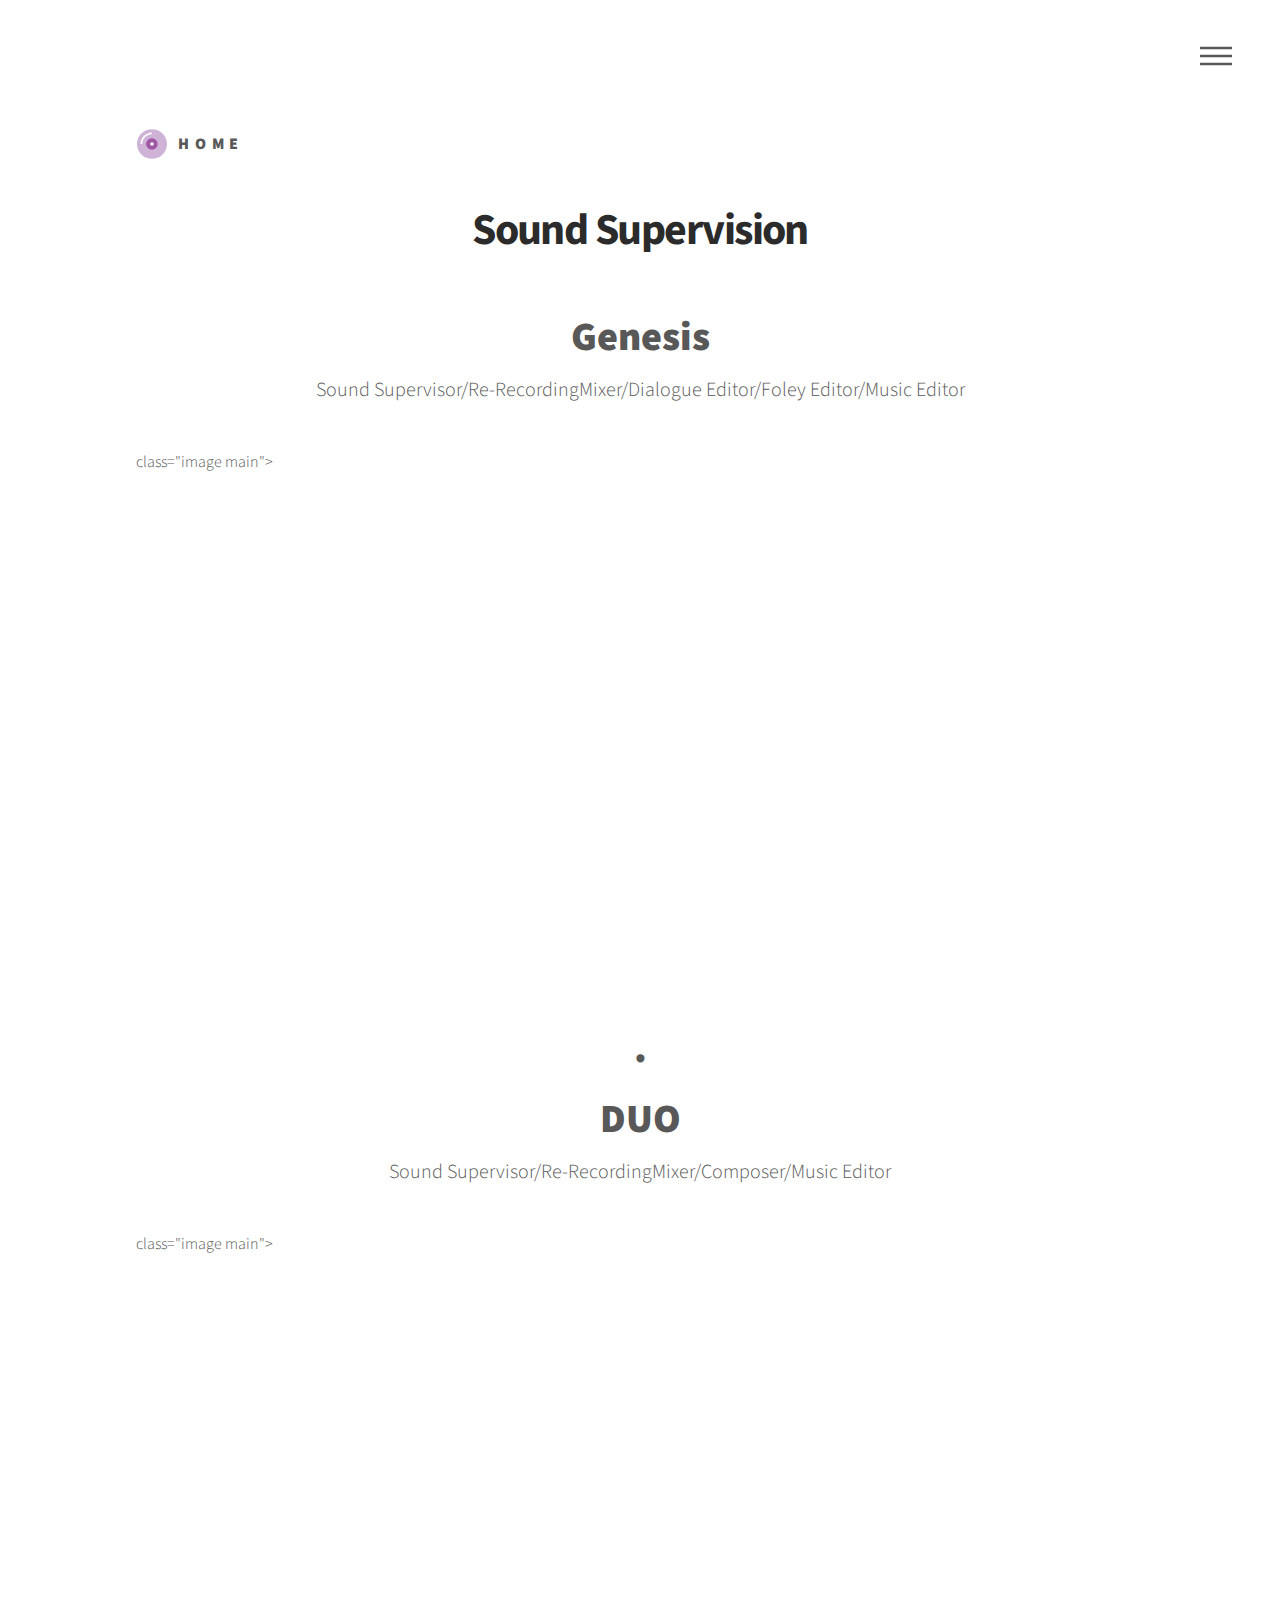
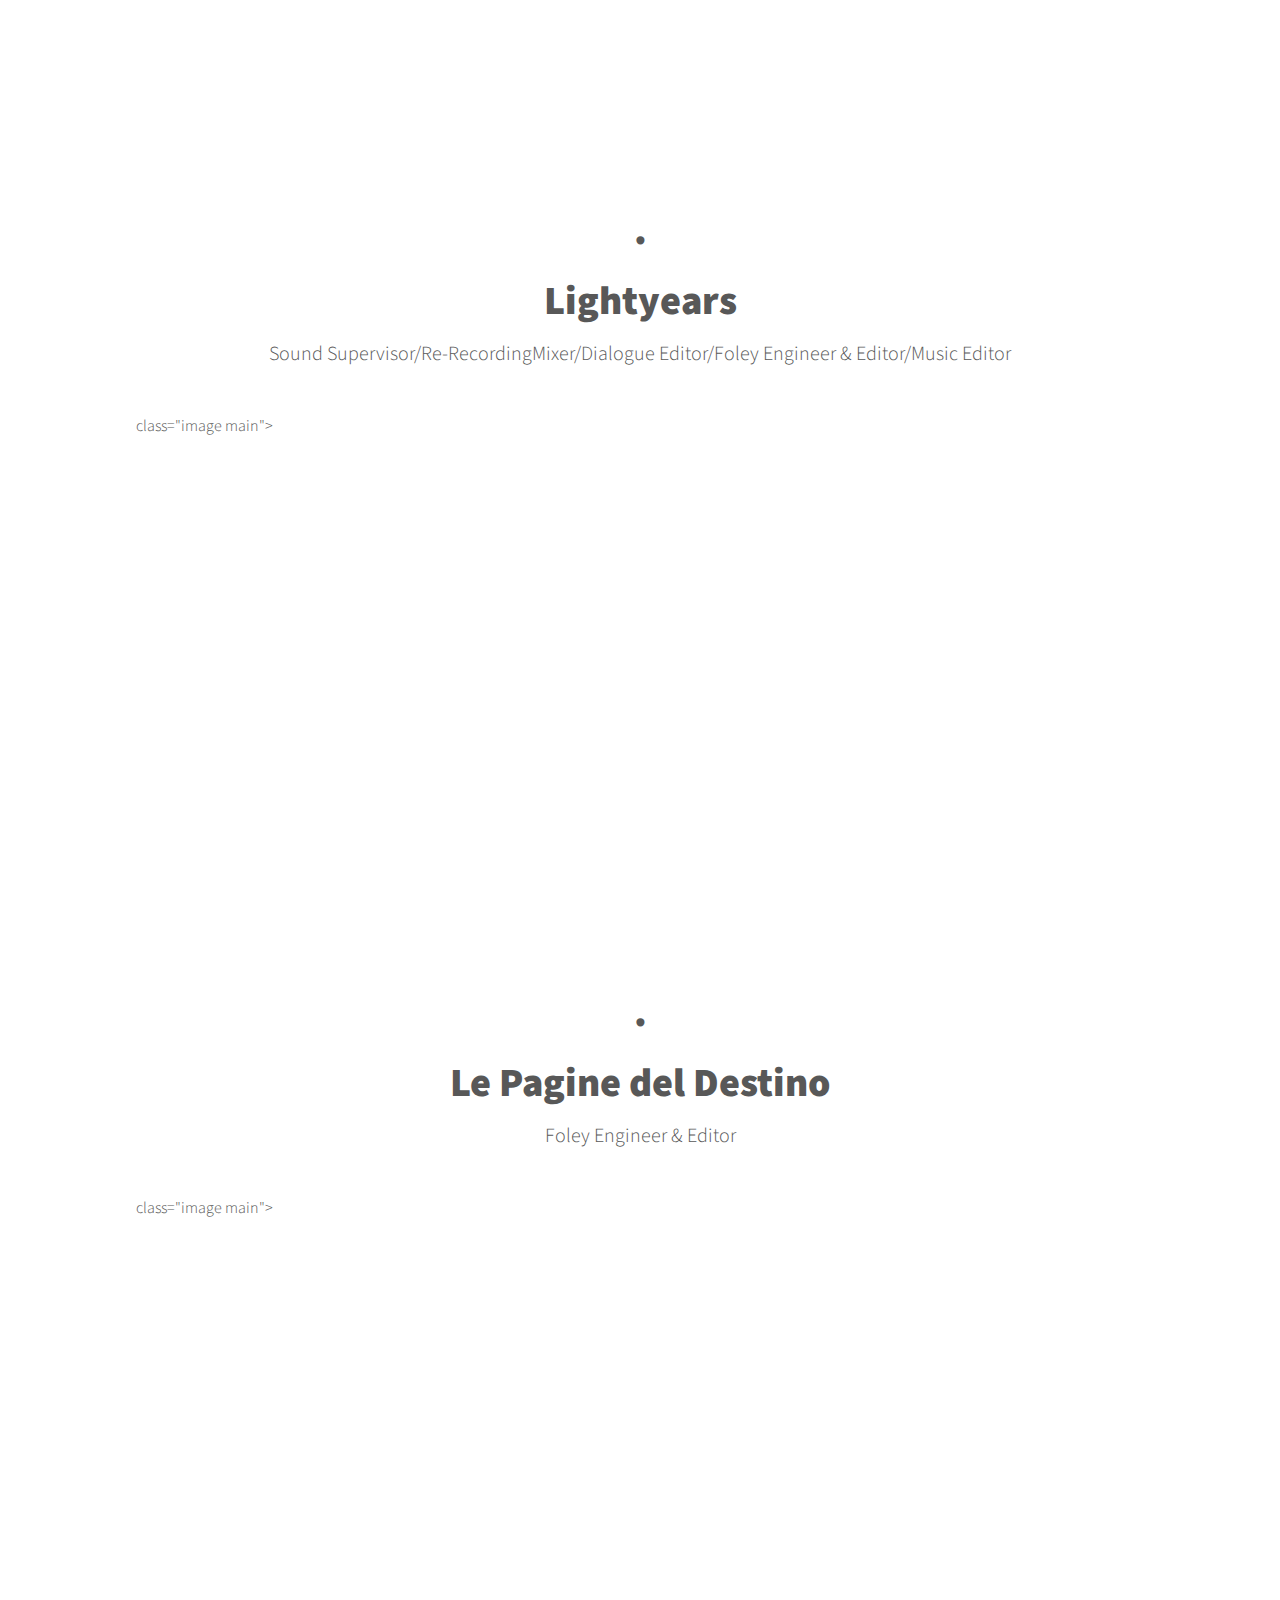
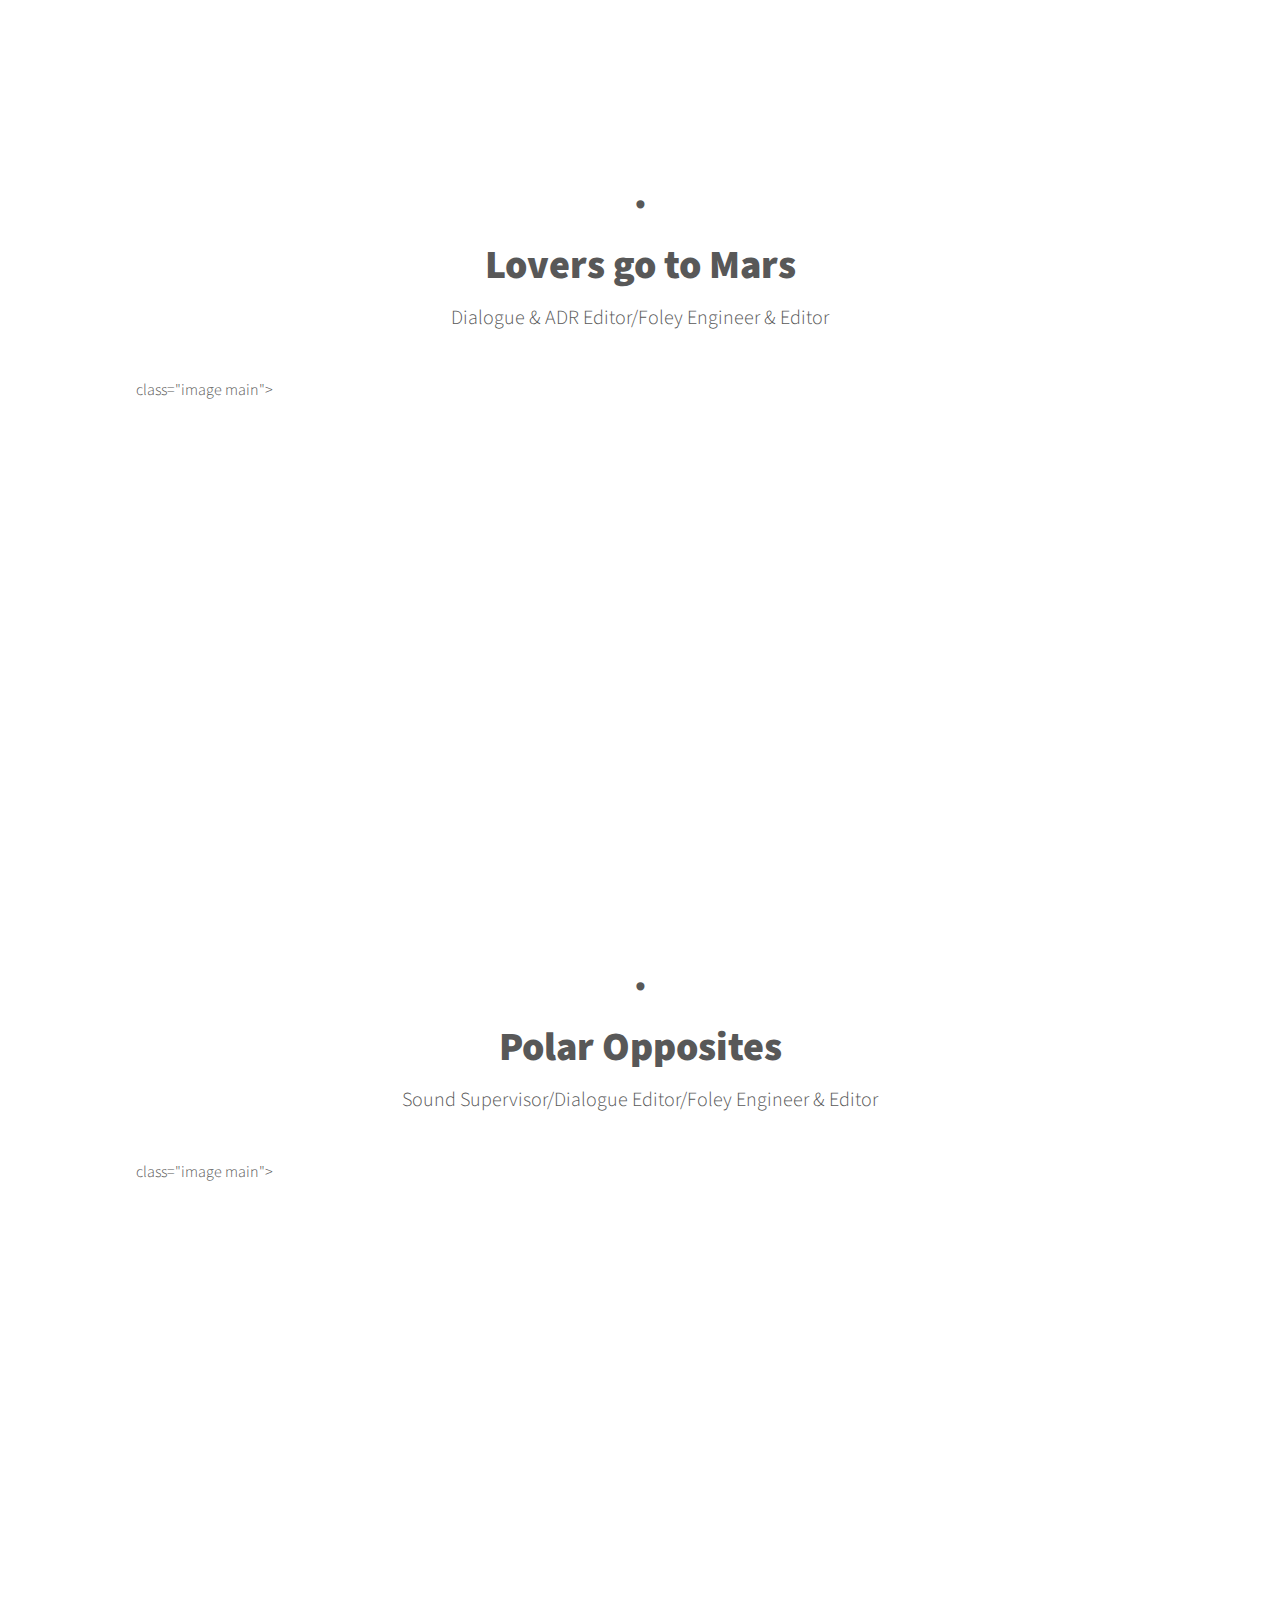
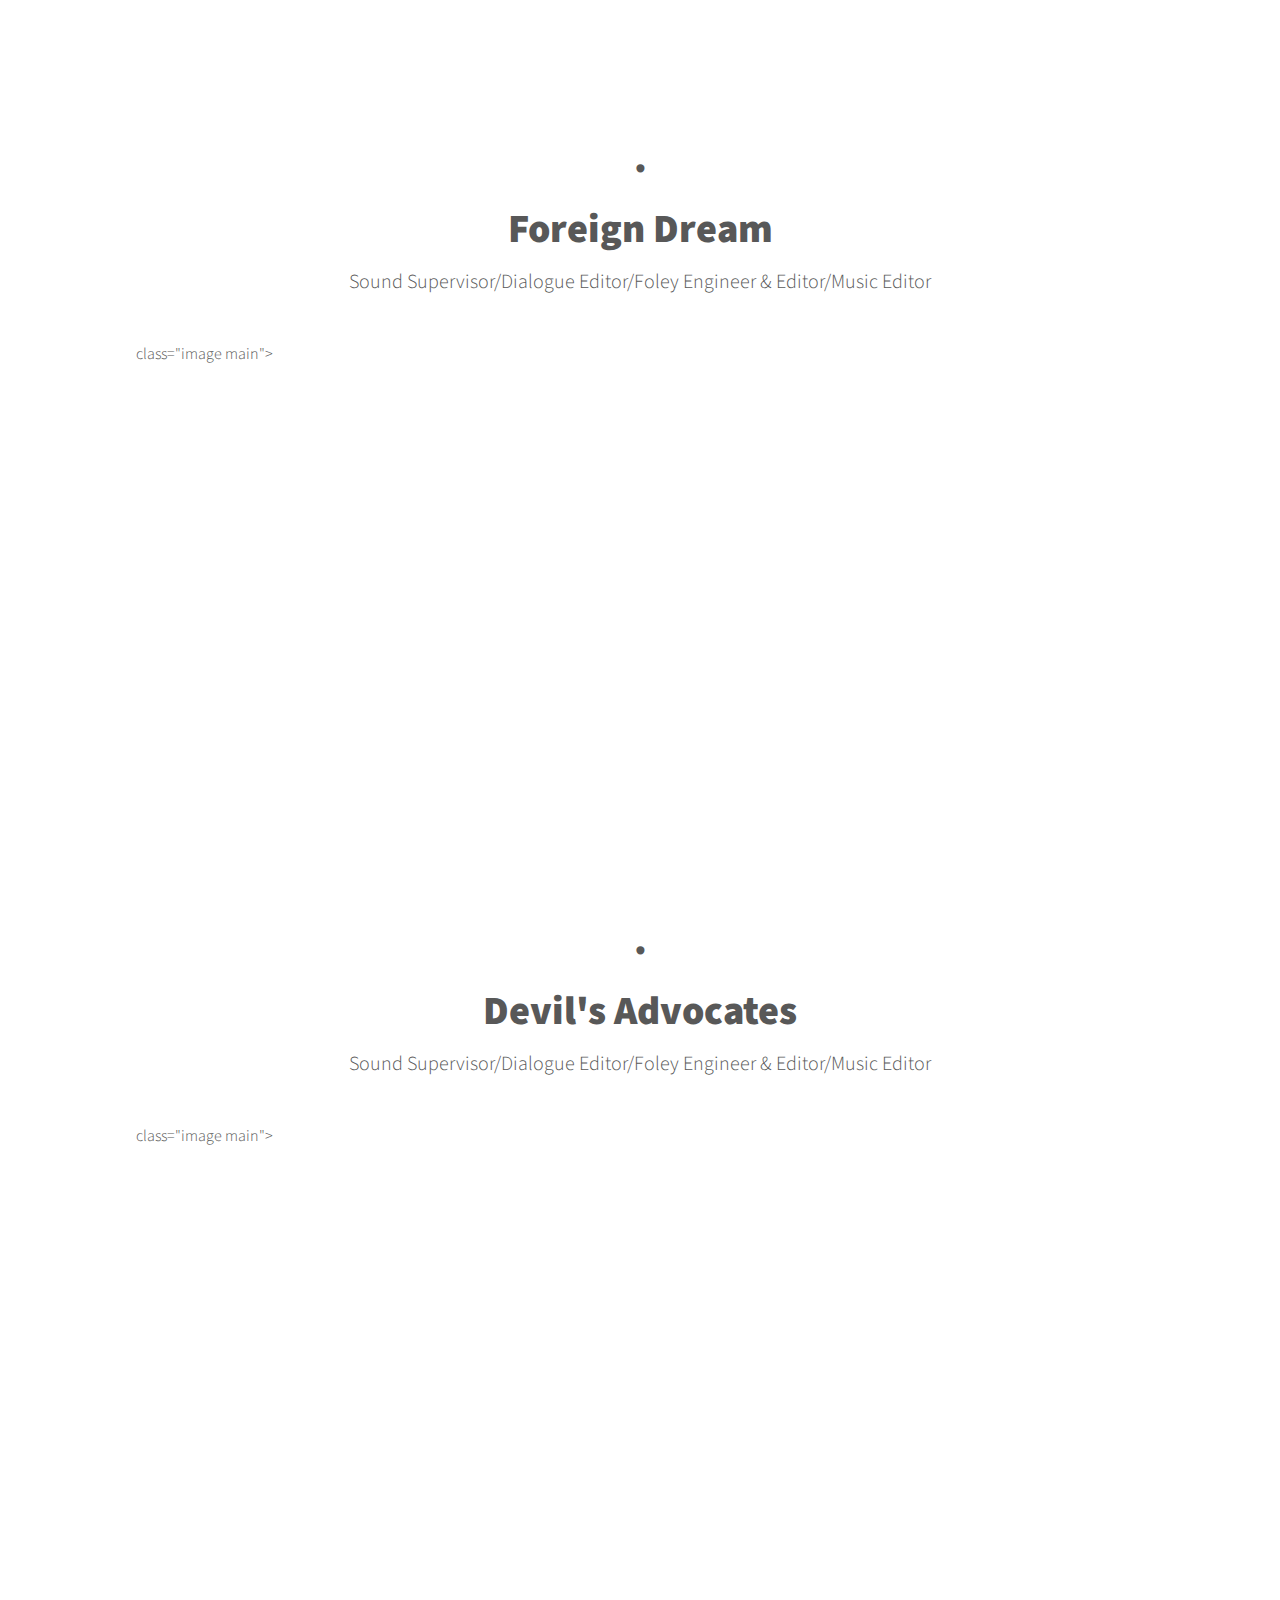
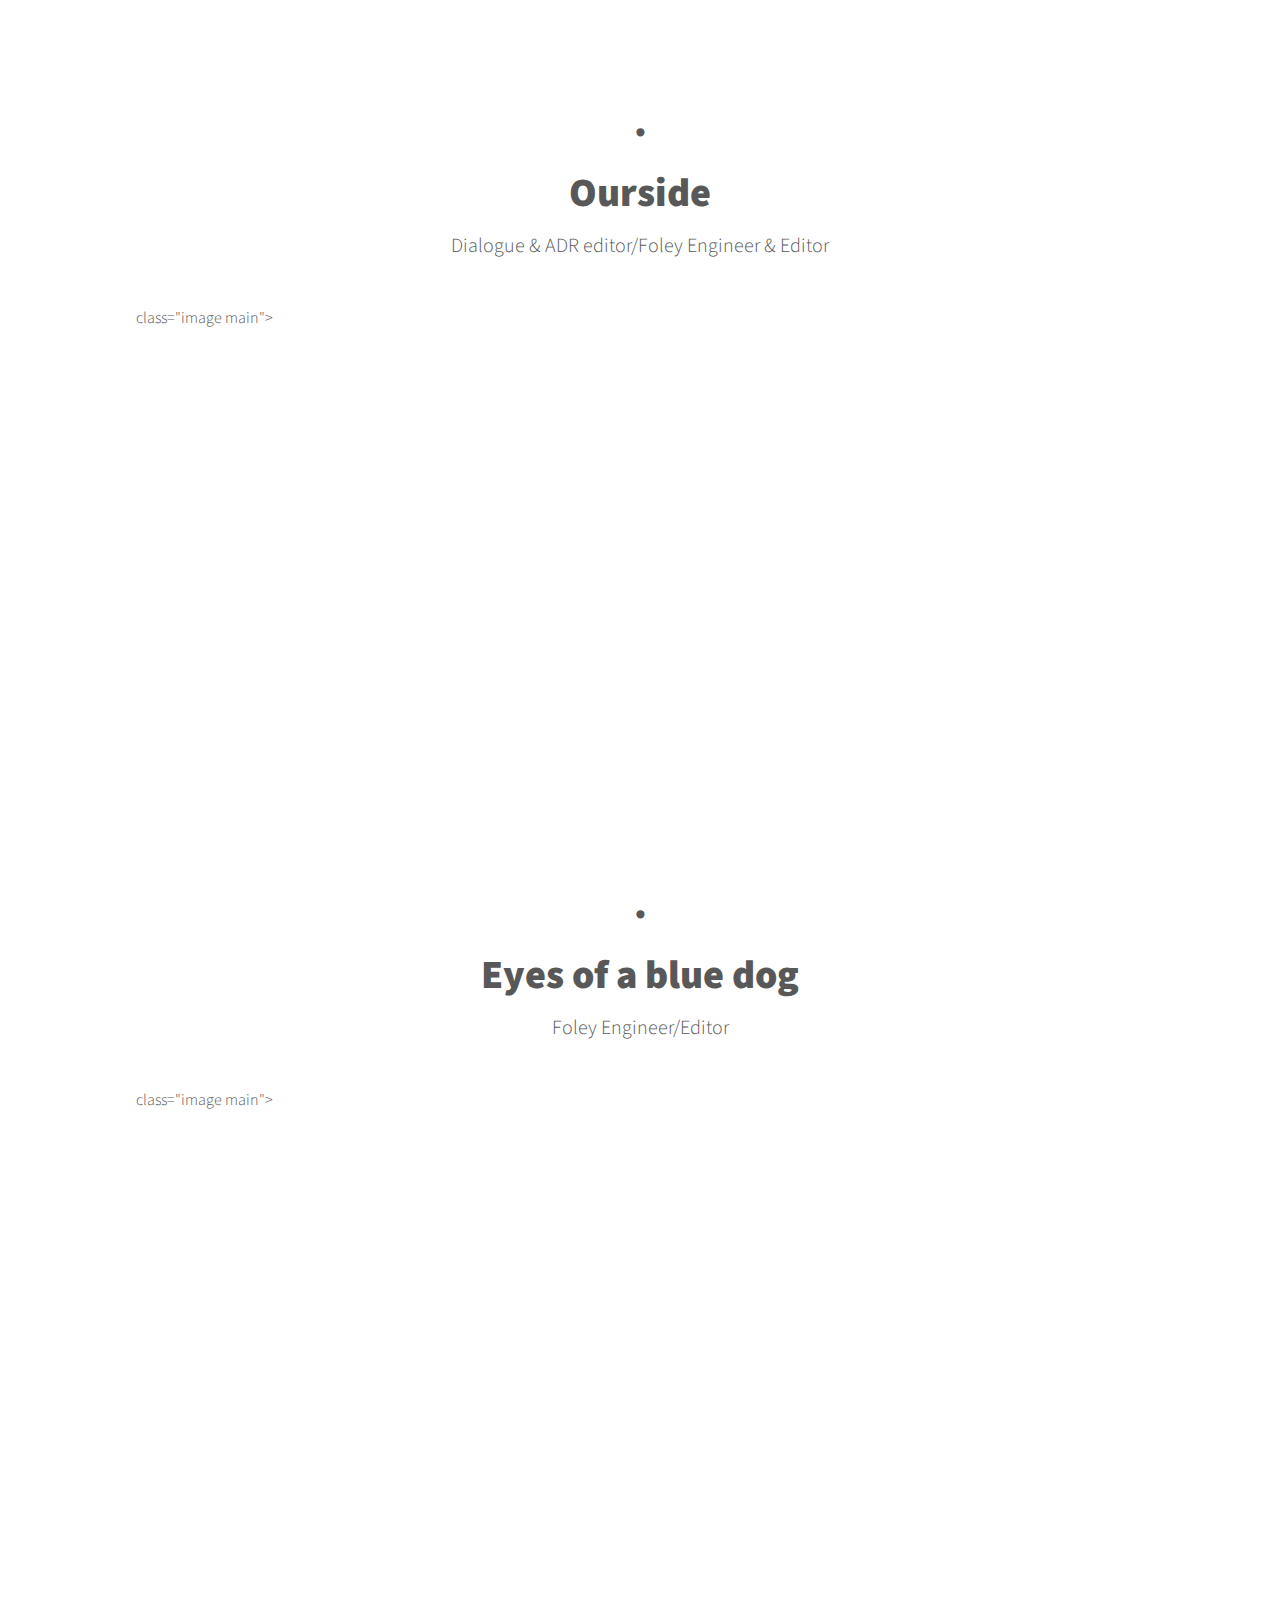
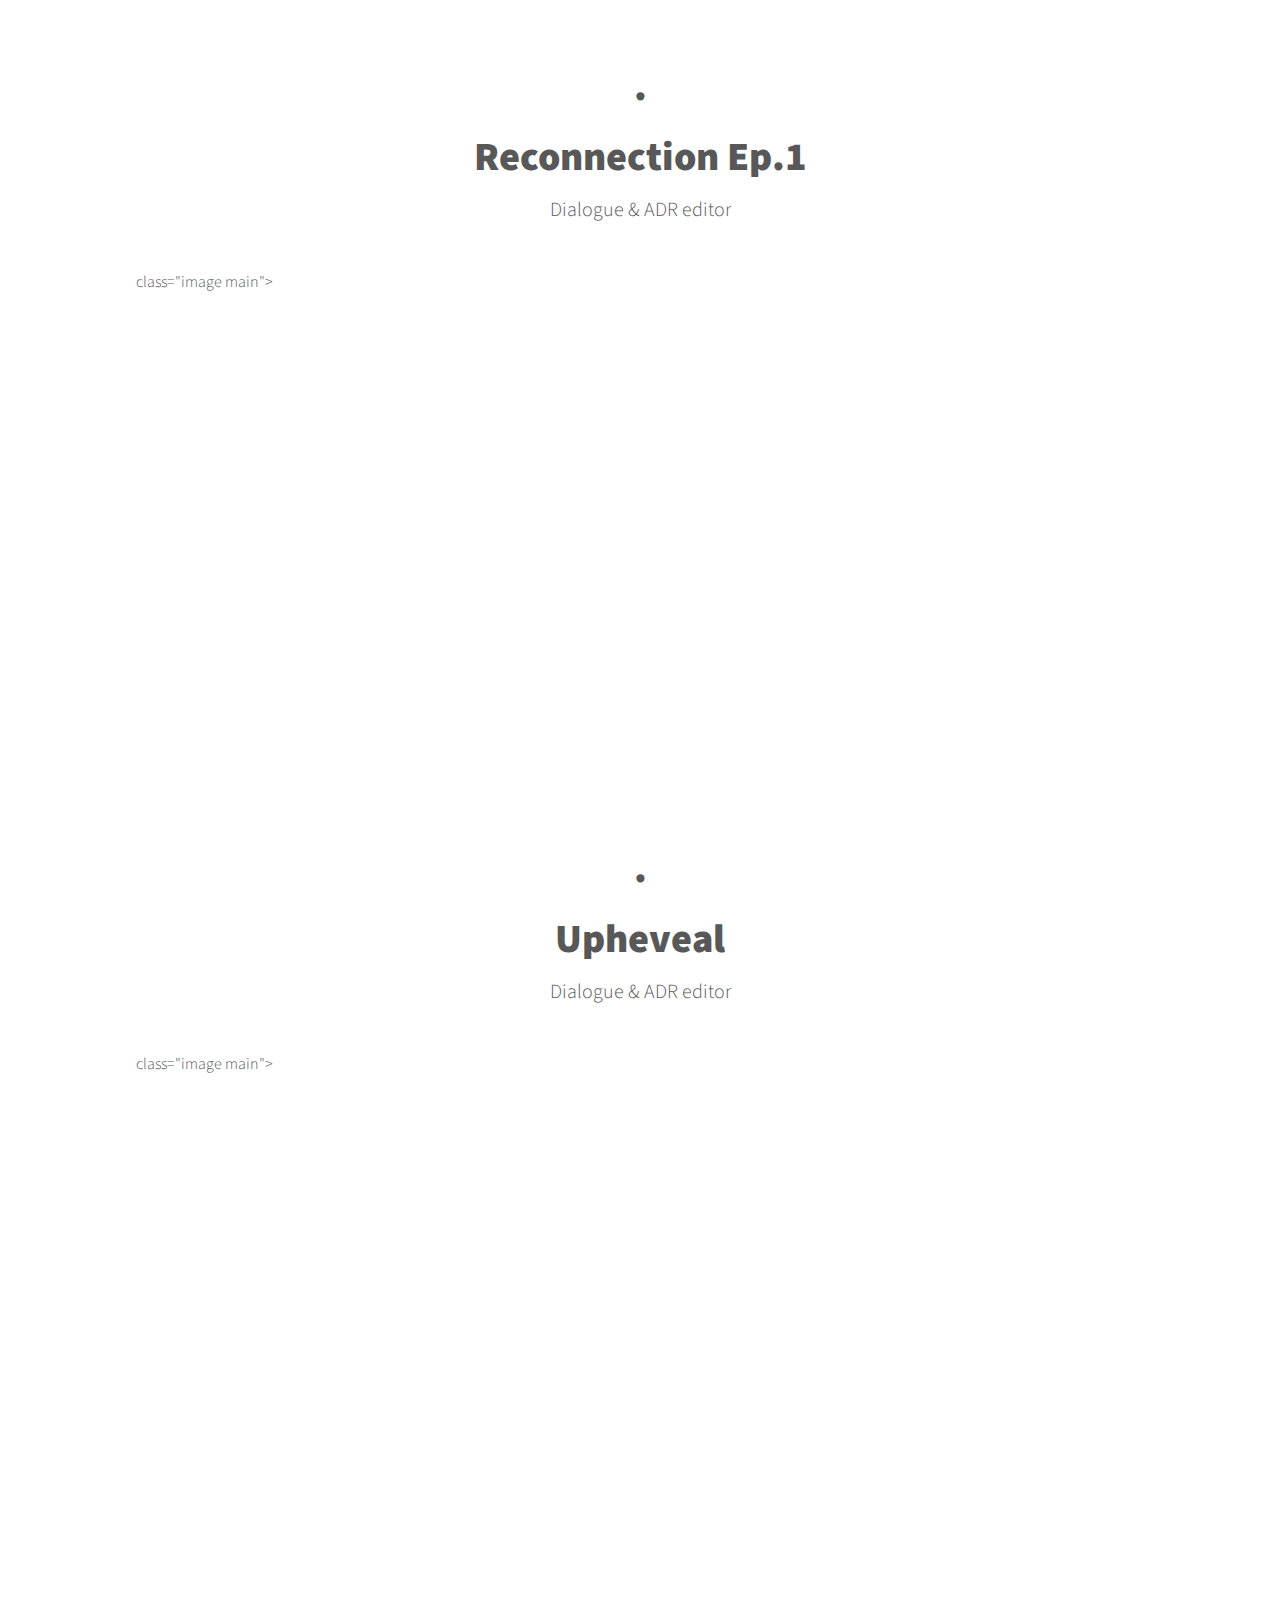
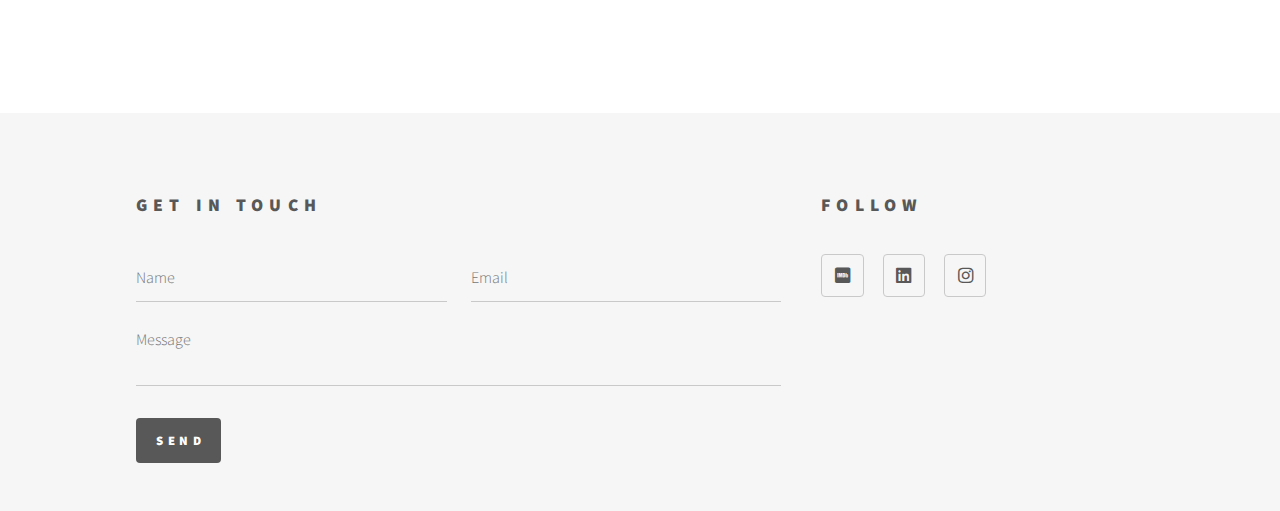
<file: Projects.html>
<!DOCTYPE HTML>
<html>
	<head>
		<title>Projects</title>
		<meta charset="utf-8" />
		<meta name="viewport" content="width=device-width, initial-scale=1, user-scalable=no" />
		<link rel="stylesheet" href="assets/css/main.css" />
		<noscript><link rel="stylesheet" href="assets/css/noscript.css" /></noscript>
	</head>
	<body class="is-preload">
		<!-- Wrapper -->
			<div id="wrapper">

				<!-- Header -->
					<header id="header">
						<div class="inner">

							<!-- Logo -->
							<a href="index.html" class="logo">
								<span class="symbol"><img src="images/logo.svg" alt="" /></span><span class="title">Home</span>
							</a>

							<!-- Nav -->
								<nav>
									<ul>
										<li><a href="#menu">Menu</a></li>
									</ul>
								</nav>

						</div>
					</header>

				<!-- Menu -->
				<nav id="menu">
					<h1>Menu</h1>
					<ul>
						<li><a href="index.html">Home</a></li>
						<li><a href="Sound Supervision.html">Sound Supervision</a></li>
						<li><a href="Re-Recording.html">Re-Recording</a></li>
						<li><a href="Foley.html">Foley</a></li>
						<li><a href="Dialogue and ADR.html">Dialogue & ADR</a></li>
						<li><a href="Projects.html">Projects</a></li>
					</ul>
				</nav>

				<!-- Main -->
				<div id="main">
					<div class="inner">
						
						<head>      
							<title>Projects</title>    
						 </head>    
						 <body>      
							<center><h1 style="color:rgb(43, 43, 43);">Sound Supervision</h1></center>      
						 </body>  
						<center><b style="font-size:40px;">Genesis</b></center>   
						<center><p style="font-size:20px;">Sound Supervisor/Re-RecordingMixer/Dialogue Editor/Foley Editor/Music Editor</p></center> 

						<div class="iframe-container"
							<span> class="image main"> </span>
							<iframe width="1152" height="326" src="https://www.youtube.com/embed/EvB1ev_3sqY" title="YouTube video player" frameborder="0" allow="accelerometer; autoplay; clipboard-write; encrypted-media; gyroscope; picture-in-picture" allowfullscreen></iframe>
						</div>
						<center><b style="font-size:40px;">.</b></center>
						<center><b style="font-size:40px;">DUO</b></center>   
						<center><p style="font-size:20px;">Sound Supervisor/Re-RecordingMixer/Composer/Music Editor</p></center> 

						<div class="iframe-container"
							<span> class="image main"> </span>
							<iframe width="1152" height="326" src="https://www.youtube.com/embed/l_SyFEBUmRY" title="YouTube video player" frameborder="0" allow="accelerometer; autoplay; clipboard-write; encrypted-media; gyroscope; picture-in-picture" allowfullscreen></iframe>
						</div>
						<center><b style="font-size:40px;">.</b></center>
						<center><b style="font-size:40px;">Lightyears</b></center>   
						<center><p style="font-size:20px;">Sound Supervisor/Re-RecordingMixer/Dialogue Editor/Foley Engineer & Editor/Music Editor</p></center> 

						<div class="iframe-container"
							<span> class="image main"> </span>
							<iframe width="1152" height="326" src="https://www.youtube.com/embed/sXjQK5KspCg" title="YouTube video player" frameborder="0" allow="accelerometer; autoplay; clipboard-write; encrypted-media; gyroscope; picture-in-picture" allowfullscreen></iframe>
						</div>
						<center><b style="font-size:40px;">.</b></center>
						<center><b style="font-size:40px;">Le Pagine del Destino</b></center>   
						<center><p style="font-size:20px;">Foley Engineer & Editor</p></center> 

						<div class="iframe-container"
							<span> class="image main"> </span>
							<iframe width="1152" height="326" src="https://www.youtube.com/embed/VPUvyrlxV84" title="YouTube video player" frameborder="0" allow="accelerometer; autoplay; clipboard-write; encrypted-media; gyroscope; picture-in-picture" allowfullscreen></iframe>
						</div>
						<center><b style="font-size:40px;">.</b></center>
						<center><b style="font-size:40px;">Lovers go to Mars</b></center>   
						<center><p style="font-size:20px;">Dialogue & ADR Editor/Foley Engineer & Editor</p></center> 

						<div class="iframe-container"
							<span> class="image main"> </span>
							<iframe width="1152" height="326" src="https://www.youtube.com/embed/mC0d7H3GLzA" title="YouTube video player" frameborder="0" allow="accelerometer; autoplay; clipboard-write; encrypted-media; gyroscope; picture-in-picture" allowfullscreen></iframe>
						</div>
						<center><b style="font-size:40px;">.</b></center>
						<center><b style="font-size:40px;">Polar Opposites</b></center>   
						<center><p style="font-size:20px;">Sound Supervisor/Dialogue Editor/Foley Engineer & Editor</p></center> 

						<div class="iframe-container"
							<span> class="image main"> </span>
							<iframe width="1152" height="326" src="https://www.youtube.com/embed/R-nYzJjeiWs" title="YouTube video player" frameborder="0" allow="accelerometer; autoplay; clipboard-write; encrypted-media; gyroscope; picture-in-picture" allowfullscreen></iframe>
						</div>
						<center><b style="font-size:40px;">.</b></center>
						<center><b style="font-size:40px;">Foreign Dream</b></center>   
						<center><p style="font-size:20px;">Sound Supervisor/Dialogue Editor/Foley Engineer & Editor/Music Editor</p></center> 

						<div class="iframe-container"
							<span> class="image main"> </span>
							<iframe width="1152" height="326" src="https://www.youtube.com/embed/CIfN3xPdwK8" title="YouTube video player" frameborder="0" allow="accelerometer; autoplay; clipboard-write; encrypted-media; gyroscope; picture-in-picture" allowfullscreen></iframe>
						</div>
						<center><b style="font-size:40px;">.</b></center>
						<center><b style="font-size:40px;">Devil's Advocates</b></center>   
						<center><p style="font-size:20px;">Sound Supervisor/Dialogue Editor/Foley Engineer & Editor/Music Editor</p></center> 

						<div class="iframe-container"
							<span> class="image main"> </span>
							<iframe width="1152" height="326" src="https://www.youtube.com/embed/9T3_S36Zqxc" title="YouTube video player" frameborder="0" allow="accelerometer; autoplay; clipboard-write; encrypted-media; gyroscope; picture-in-picture" allowfullscreen></iframe>
						</div>
						<center><b style="font-size:40px;">.</b></center>
						<center><b style="font-size:40px;">Ourside</b></center>   
						<center><p style="font-size:20px;">Dialogue & ADR editor/Foley Engineer & Editor</p></center> 

						<div class="iframe-container"
						<span> class="image main"> </span>
						<iframe width="1152" height="326" src="https://www.youtube.com/embed/ardXj4Sf6Hc" title="YouTube video player" frameborder="0" allow="accelerometer; autoplay; clipboard-write; encrypted-media; gyroscope; picture-in-picture" allowfullscreen></iframe>
						</div>
						<center><b style="font-size:40px;">.</b></center>
						<center><b style="font-size:40px;">Eyes of a blue dog</b></center>   
						<center><p style="font-size:20px;">Foley Engineer/Editor</p></center> 

						<div class="iframe-container"
							<span> class="image main"> </span>
							<iframe width="1152" height="326" src="https://www.youtube.com/embed/-ncAF5wddNM" title="YouTube video player" frameborder="0" allow="accelerometer; autoplay; clipboard-write; encrypted-media; gyroscope; picture-in-picture" allowfullscreen></iframe>
						</div>
						<center><b style="font-size:40px;">.</b></center>
						<center><b style="font-size:40px;">Reconnection Ep.1 </b></center>   
						<center><p style="font-size:20px;">Dialogue & ADR editor</p></center> 

						<div class="iframe-container"
							<span> class="image main"> </span>
							<iframe width="1152" height="326" src="https://www.youtube.com/embed/b_4Q-S36-HQ" title="YouTube video player" frameborder="0" allow="accelerometer; autoplay; clipboard-write; encrypted-media; gyroscope; picture-in-picture" allowfullscreen></iframe>
						</div>
						<center><b style="font-size:40px;">.</b></center>
						<center><b style="font-size:40px;">Upheveal</b></center>   
						<center><p style="font-size:20px;">Dialogue & ADR editor</p></center> 

						<div class="iframe-container"
							<span> class="image main"> </span>
							<iframe width="1152" height="326" src="https://www.youtube.com/embed/" title="YouTube video player" frameborder="0" allow="accelerometer; autoplay; clipboard-write; encrypted-media; gyroscope; picture-in-picture" allowfullscreen></iframe>
						</div>

						
					</div>
				</div>	
				
				<!-- Footer -->
				<footer id="footer">
					<div class="inner">
						<section>
							<form
action="https://formspree.io/f/xnqlqgga"
method="POST"
>
							<h2>Get in touch</h2>
							<form method="post" action="#">
								<div class="fields">
									<div class="field half">
										<input type="text" name="name" id="name" placeholder="Name" />
									</div>
									<div class="field half">
										<input type="email" name="email" id="email" placeholder="Email" />
									</div>
									<div class="field">
										<textarea name="message" id="message" placeholder="Message"></textarea>
									</div>
								</div>
								<ul class="actions">
									<li><input type="submit" value="Send" class="primary" /></li> 
									
								</ul>
							</form>
						</section>
						<section>
								<h2>Follow</h2>
								<ul class="icons">
									<li><a href="https://www.imdb.com/name/nm10378556/?ref_=fn_al_nm_1" class="icon brands style2 fa-imdb"><span class="label">imdb</span></a></li>
									<li><a href="https://www.linkedin.com/in/jacob-higbee-664547206/" class="icon brands style2 fa-linkedin"><span class="label">linkedin</span></a></li>
									<li><a href="https://www.instagram.com/jacobhigbee/" class="icon brands style2 fa-instagram"><span class="label">Instagram</span></a></li>
								</ul>
							</section>
						</div>
					</footer>

			</div>

		<!-- Scripts -->
			<script src="assets/js/jquery.min.js"></script>
			<script src="assets/js/browser.min.js"></script>
			<script src="assets/js/breakpoints.min.js"></script>
			<script src="assets/js/util.js"></script>
			<script src="assets/js/main.js"></script>
	</body>
</html>
</file>
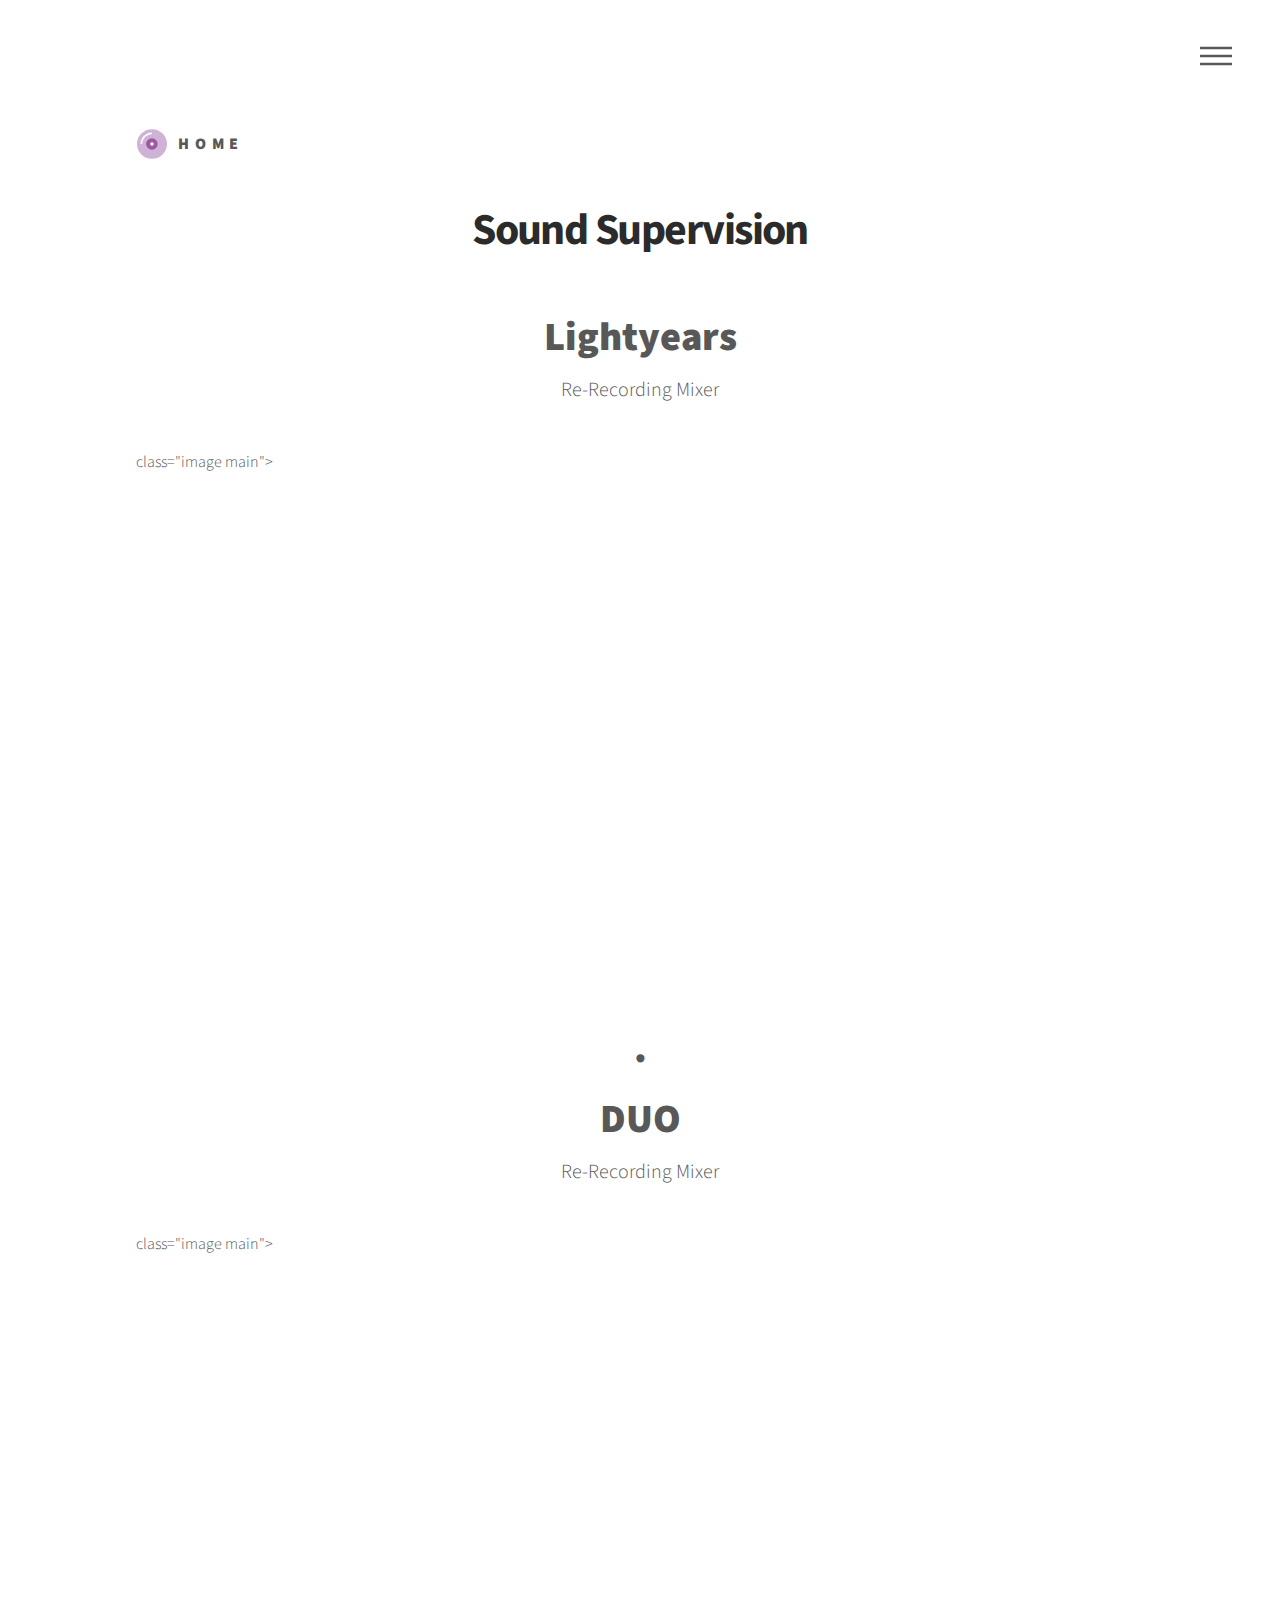
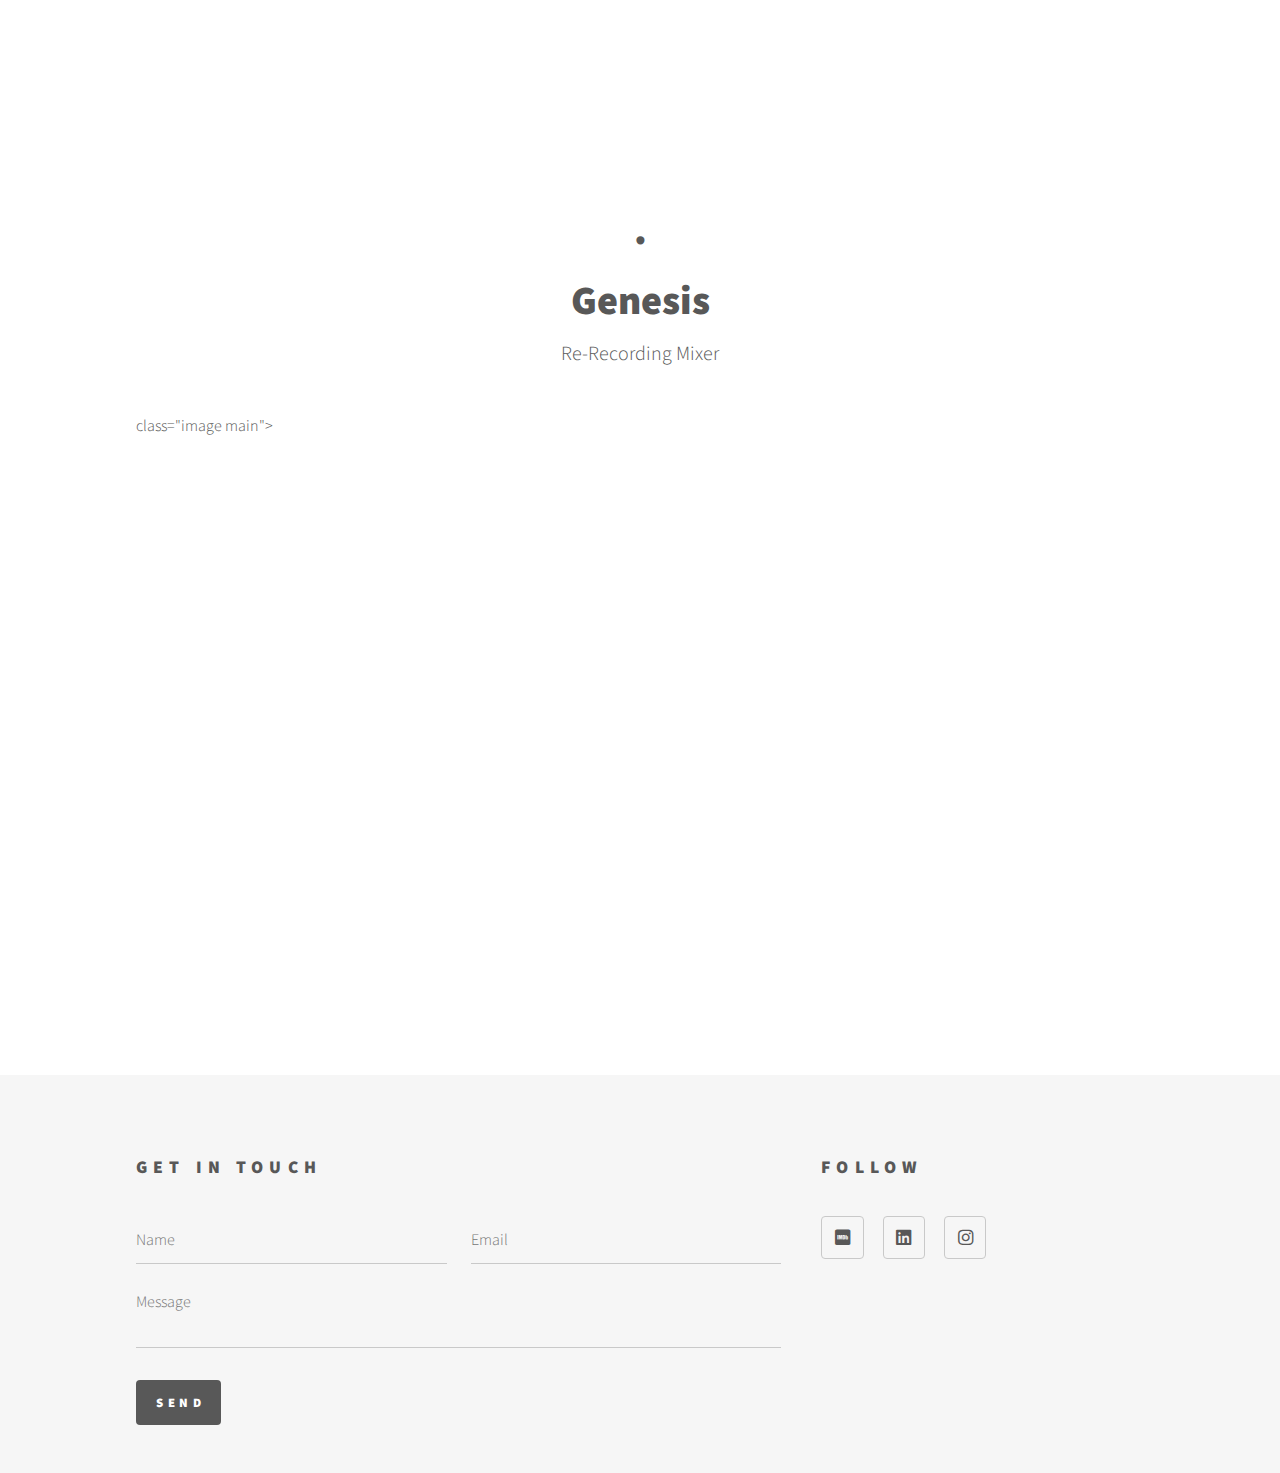
<file: Re-Recording.html>
<!DOCTYPE HTML>
<html>
	<head>
		<title>Re-Recording</title>
		<meta charset="utf-8" />
		<meta name="viewport" content="width=device-width, initial-scale=1, user-scalable=no" />
		<link rel="stylesheet" href="assets/css/main.css" />
		<noscript><link rel="stylesheet" href="assets/css/noscript.css" /></noscript>
	</head>
	<body class="is-preload">
		<!-- Wrapper -->
			<div id="wrapper">

				<!-- Header -->
					<header id="header">
						<div class="inner">

							<!-- Logo -->
							<a href="index.html" class="logo">
								<span class="symbol"><img src="images/logo.svg" alt="" /></span><span class="title">Home</span>
							</a>

							<!-- Nav -->
								<nav>
									<ul>
										<li><a href="#menu">Menu</a></li>
									</ul>
								</nav>

						</div>
					</header>

				<!-- Menu -->
				<nav id="menu">
					<h1>Menu</h1>
					<ul>
						<li><a href="index.html">Home</a></li>
						<li><a href="Sound Supervision.html">Sound Supervision</a></li>
						<li><a href="Re-Recording.html">Re-Recording</a></li>
						<li><a href="Foley.html">Foley</a></li>
						<li><a href="Dialogue and ADR.html">Dialogue & ADR</a></li>
						<li><a href="Projects.html">Projects</a></li>
					</ul>
				</nav>

				<!-- Main -->
				<div id="main">
					<div class="inner">
						
						<head>      
							<title>Sound Supervision</title>    
						 </head>    
						 <body>      
							<center><h1 style="color:rgb(43, 43, 43);">Sound Supervision</h1></center>      
						 </body>  
						<center><b style="font-size:40px;">Lightyears</b></center>   
						<center><p style="font-size:20px;">Re-Recording Mixer</p></center> 

						<div class="iframe-container"
							<span> class="image main"> </span>
							<iframe width="1152" height="326" src="https://www.youtube.com/embed/sXjQK5KspCg" title="YouTube video player" frameborder="0" allow="accelerometer; autoplay; clipboard-write; encrypted-media; gyroscope; picture-in-picture" allowfullscreen></iframe>
						</div>
						<center><b style="font-size:40px;">.</b></center>
						<center><b style="font-size:40px;">DUO</b></center>   
						<center><p style="font-size:20px;">Re-Recording Mixer</p></center> 

						<div class="iframe-container"
							<span> class="image main"> </span>
							<iframe width="1152" height="326" src="https://www.youtube.com/embed/l_SyFEBUmRY" title="YouTube video player" frameborder="0" allow="accelerometer; autoplay; clipboard-write; encrypted-media; gyroscope; picture-in-picture" allowfullscreen></iframe>
						</div>
						<center><b style="font-size:40px;">.</b></center>
						<center><b style="font-size:40px;">Genesis</b></center>   
						<center><p style="font-size:20px;">Re-Recording Mixer</p></center> 

						<div class="iframe-container"
							<span> class="image main"> </span>
							<iframe width="1152" height="326" src="https://www.youtube.com/embed/EvB1ev_3sqY" title="YouTube video player" frameborder="0" allow="accelerometer; autoplay; clipboard-write; encrypted-media; gyroscope; picture-in-picture" allowfullscreen></iframe>
						</div>
						
					</div>
				</div>
				
				<!-- Footer -->
				<footer id="footer">
					<div class="inner">
						<section>
							<form
action="https://formspree.io/f/xnqlqgga"
method="POST"
>
							<h2>Get in touch</h2>
							<form method="post" action="#">
								<div class="fields">
									<div class="field half">
										<input type="text" name="name" id="name" placeholder="Name" />
									</div>
									<div class="field half">
										<input type="email" name="email" id="email" placeholder="Email" />
									</div>
									<div class="field">
										<textarea name="message" id="message" placeholder="Message"></textarea>
									</div>
								</div>
								<ul class="actions">
									<li><input type="submit" value="Send" class="primary" /></li> 
									
								</ul>
							</form>
						</section>
						<section>
								<h2>Follow</h2>
								<ul class="icons">
									<li><a href="https://www.imdb.com/name/nm10378556/?ref_=fn_al_nm_1" class="icon brands style2 fa-imdb"><span class="label">imdb</span></a></li>
									<li><a href="https://www.linkedin.com/in/jacob-higbee-664547206/" class="icon brands style2 fa-linkedin"><span class="label">linkedin</span></a></li>
									<li><a href="https://www.instagram.com/jacobhigbee/" class="icon brands style2 fa-instagram"><span class="label">Instagram</span></a></li>
								</ul>
							</section>
						</div>
					</footer>

			</div>

		<!-- Scripts -->
			<script src="assets/js/jquery.min.js"></script>
			<script src="assets/js/browser.min.js"></script>
			<script src="assets/js/breakpoints.min.js"></script>
			<script src="assets/js/util.js"></script>
			<script src="assets/js/main.js"></script>
	</body>
</html>
</file>
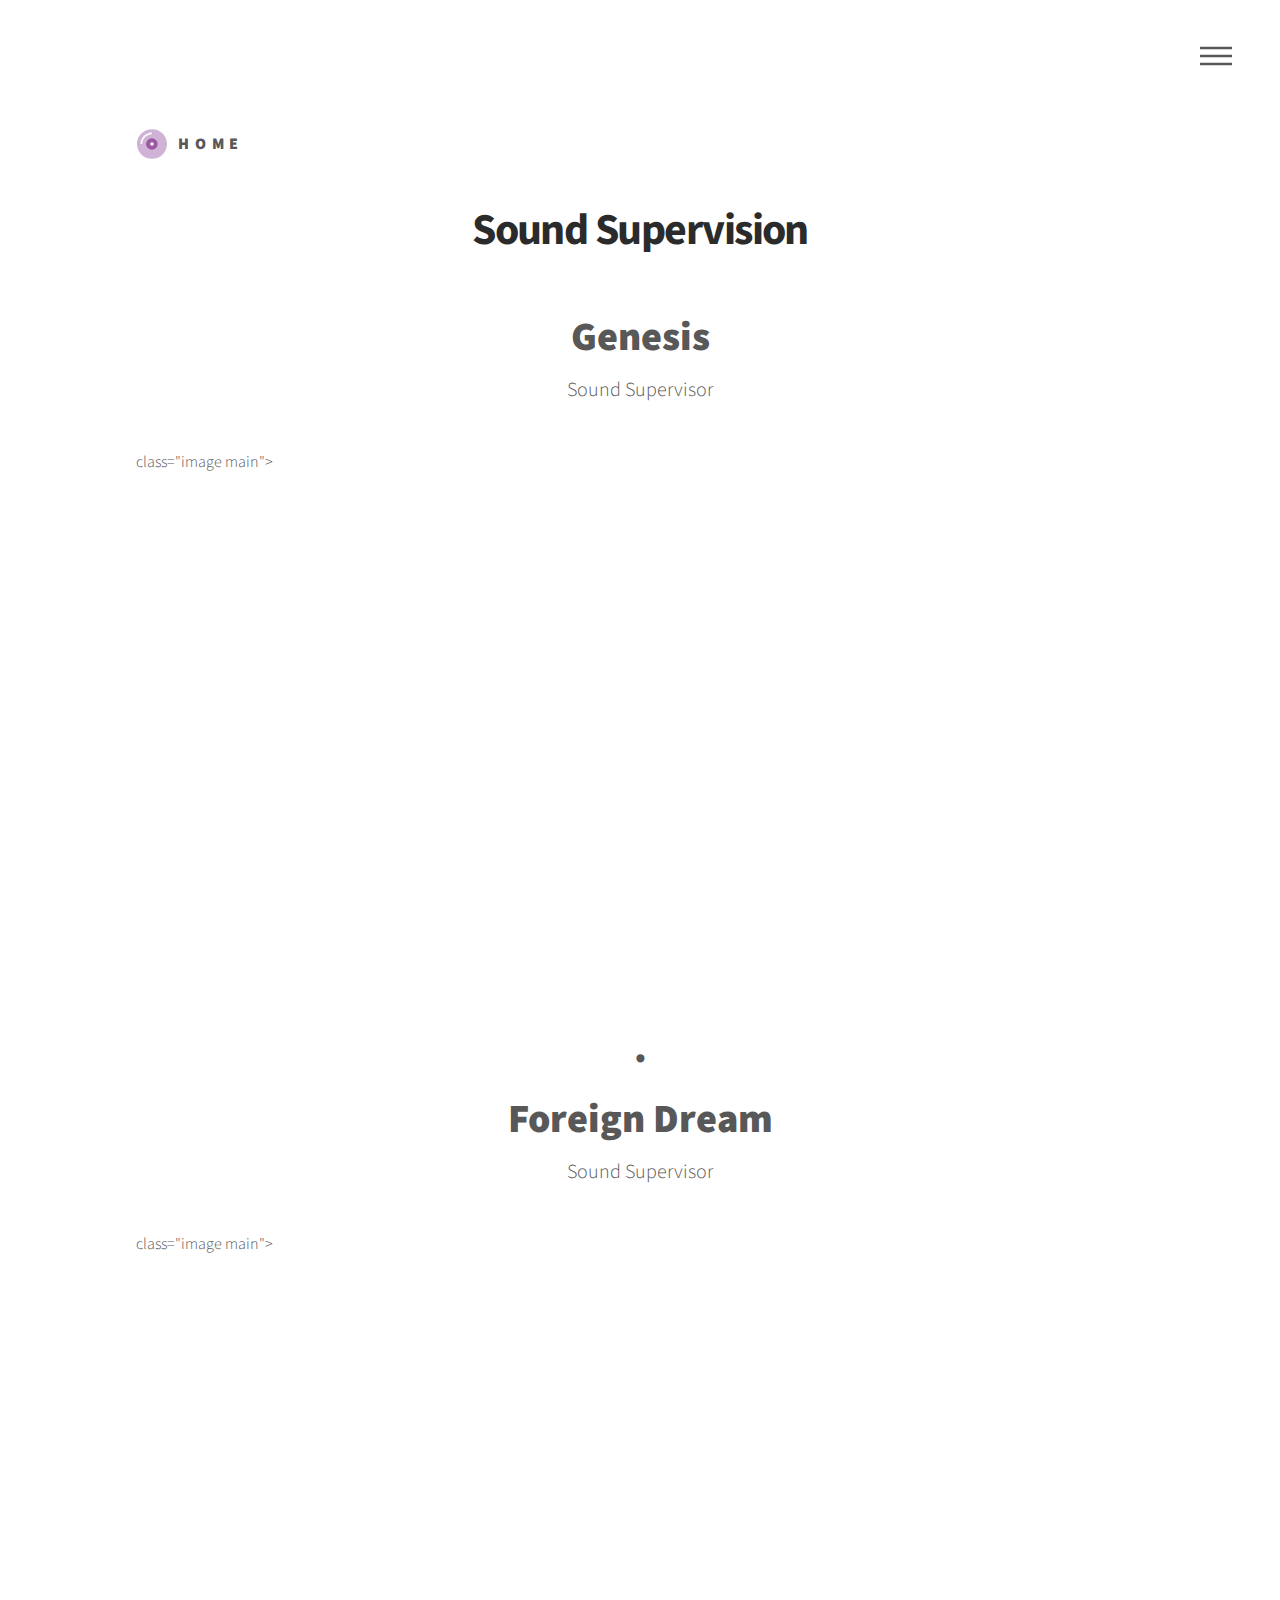
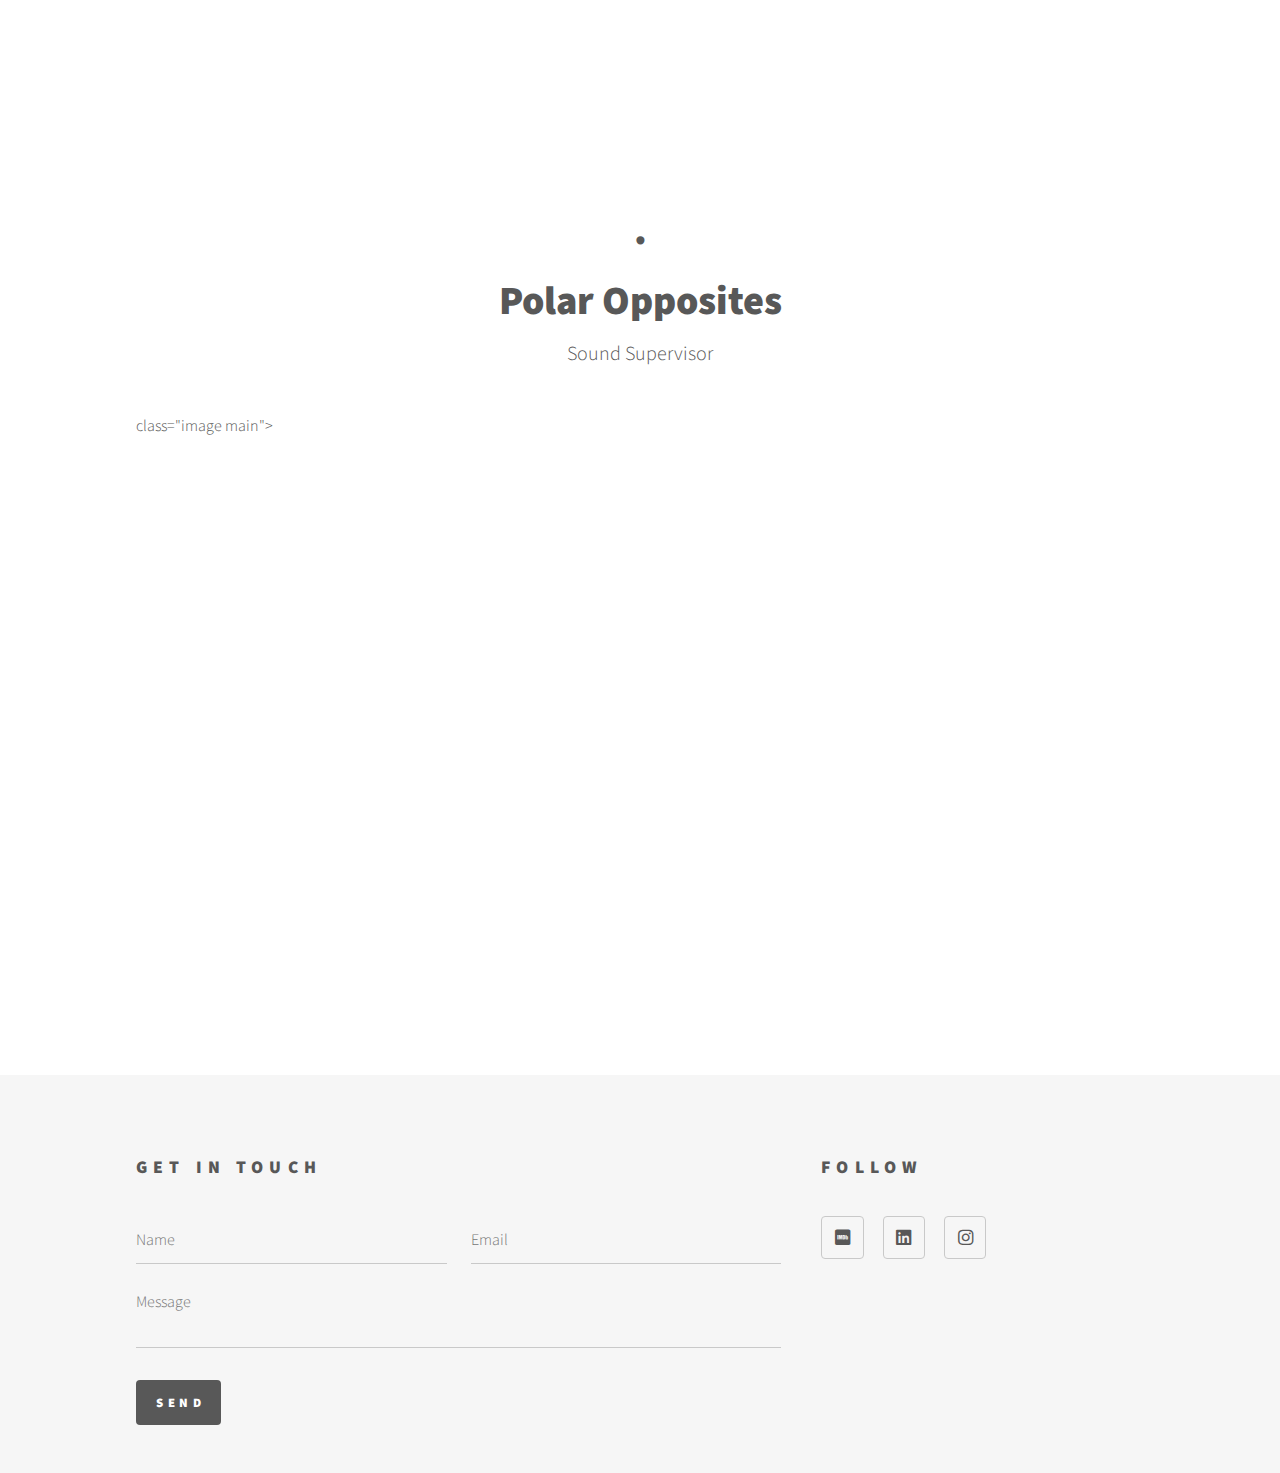
<file: Sound Supervision.html>
<!DOCTYPE HTML>
<html>
	<head>
		<title>Sound Supervision</title>
		<meta charset="utf-8" />
		<meta name="viewport" content="width=device-width, initial-scale=1, user-scalable=no" />
		<link rel="stylesheet" href="assets/css/main.css" />
		<noscript><link rel="stylesheet" href="assets/css/noscript.css" /></noscript>
	</head>
	<body class="is-preload">
		<!-- Wrapper -->
			<div id="wrapper">

				<!-- Header -->
					<header id="header">
						<div class="inner">

							<!-- Logo -->
							<a href="index.html" class="logo">
								<span class="symbol"><img src="images/logo.svg" alt="" /></span><span class="title">Home</span>
							</a>

							<!-- Nav -->
								<nav>
									<ul>
										<li><a href="#menu">Menu</a></li>
									</ul>
								</nav>

						</div>
					</header>

				<!-- Menu -->
				<nav id="menu">
					<h1>Menu</h1>
					<ul>
						<li><a href="index.html">Home</a></li>
						<li><a href="Sound Supervision.html">Sound Supervision</a></li>
						<li><a href="Re-Recording.html">Re-Recording</a></li>
						<li><a href="Foley.html">Foley</a></li>
						<li><a href="Dialogue and ADR.html">Dialogue & ADR</a></li>
						<li><a href="Projects.html">Projects</a></li>
					</ul>
				</nav>

				<!-- Main -->
					<div id="main">
						<div class="inner">
							
							<head>      
								<title>Sound Supervision</title>    
							 </head>    
							 <body>      
								<center><h1 style="color:rgb(43, 43, 43);">Sound Supervision</h1></center>      
							 </body>  
							<center><b style="font-size:40px;">Genesis</b></center>   
							<center><p style="font-size:20px;">Sound Supervisor </p></center> 

							<div class="iframe-container"
								<span> class="image main"> </span>
								<iframe width="1152" height="326" src="https://www.youtube.com/embed/EvB1ev_3sqY" title="YouTube video player" frameborder="0" allow="accelerometer; autoplay; clipboard-write; encrypted-media; gyroscope; picture-in-picture" allowfullscreen></iframe>
							</div>
							<center><b style="font-size:40px;">.</b></center>
							<center><b style="font-size:40px;">Foreign Dream</b></center>   
							<center><p style="font-size:20px;">Sound Supervisor </p></center> 

							<div class="iframe-container"
								<span> class="image main"> </span>
								<iframe width="1152" height="326" src="https://www.youtube.com/embed/CIfN3xPdwK8" title="YouTube video player" frameborder="0" allow="accelerometer; autoplay; clipboard-write; encrypted-media; gyroscope; picture-in-picture" allowfullscreen></iframe>
							</div>
							<center><b style="font-size:40px;">.</b></center>
							<center><b style="font-size:40px;">Polar Opposites</b></center>   
							<center><p style="font-size:20px;">Sound Supervisor </p></center> 

							<div class="iframe-container"
								<span> class="image main"> </span>
								<iframe width="1152" height="326" src="https://www.youtube.com/embed/R-nYzJjeiWs" title="YouTube video player" frameborder="0" allow="accelerometer; autoplay; clipboard-write; encrypted-media; gyroscope; picture-in-picture" allowfullscreen></iframe>
							</div>
							
						</div>
					</div>

					
				
				<!-- Footer -->
				<footer id="footer">
					<div class="inner">
						<section>
							<form
action="https://formspree.io/f/xnqlqgga"
method="POST"
>
							<h2>Get in touch</h2>
							<form method="post" action="#">
								<div class="fields">
									<div class="field half">
										<input type="text" name="name" id="name" placeholder="Name" />
									</div>
									<div class="field half">
										<input type="email" name="email" id="email" placeholder="Email" />
									</div>
									<div class="field">
										<textarea name="message" id="message" placeholder="Message"></textarea>
									</div>
								</div>
								<ul class="actions">
									<li><input type="submit" value="Send" class="primary" /></li> 
									
								</ul>
							</form>
						</section>
						<section>
								<h2>Follow</h2>
								<ul class="icons">
									<li><a href="https://www.imdb.com/name/nm10378556/?ref_=fn_al_nm_1" class="icon brands style2 fa-imdb"><span class="label">imdb</span></a></li>
									<li><a href="https://www.linkedin.com/in/jacob-higbee-664547206/" class="icon brands style2 fa-linkedin"><span class="label">linkedin</span></a></li>
									<li><a href="https://www.instagram.com/jacobhigbee/" class="icon brands style2 fa-instagram"><span class="label">Instagram</span></a></li>
								</ul>
							</section>
						</div>
					</footer>

			</div>

		<!-- Scripts -->
			<script src="assets/js/jquery.min.js"></script>
			<script src="assets/js/browser.min.js"></script>
			<script src="assets/js/breakpoints.min.js"></script>
			<script src="assets/js/util.js"></script>
			<script src="assets/js/main.js"></script>
	</body>
</html>
</file>
<file: assets/css/noscript.css>
/*
	Phantom by HTML5 UP
	html5up.net | @ajlkn
	Free for personal and commercial use under the CCA 3.0 license (html5up.net/license)
*/

/* Tiles */

	body.is-preload .tiles article {
		-moz-transform: none;
		-webkit-transform: none;
		-ms-transform: none;
		transform: none;
		opacity: 1;
	}
</file>
<file: assets/css/main.css>
@import url(fontawesome-all.min.css);
@import url("https://fonts.googleapis.com/css?family=Source+Sans+Pro:300,700,900");

/*
	Phantom by HTML5 UP
	html5up.net | @ajlkn
	Free for personal and commercial use under the CCA 3.0 license (html5up.net/license)
*/

html, body, div, span, applet, object,
iframe, h1, h2, h3, h4, h5, h6, p, blockquote,
pre, a, abbr, acronym, address, big, cite,
code, del, dfn, em, img, ins, kbd, q, s, samp,
small, strike, strong, sub, sup, tt, var, b,
u, i, center, dl, dt, dd, ol, ul, li, fieldset,
form, label, legend, table, caption, tbody,
tfoot, thead, tr, th, td, article, aside,
canvas, details, embed, figure, figcaption,
footer, header, hgroup, menu, nav, output, ruby,
section, summary, time, mark, audio, video {
	margin: 0;
	padding: 0;
	border: 0;
	font-size: 100%;
	font: inherit;
	vertical-align: baseline;}

article, aside, details, figcaption, figure,
footer, header, hgroup, menu, nav, section {
	display: block;}

body {
	line-height: 1;
}

ol, ul {
	list-style: none;
}

blockquote, q {
	quotes: none;
}

	blockquote:before, blockquote:after, q:before, q:after {
		content: '';
		content: none;
	}

table {
	border-collapse: collapse;
	border-spacing: 0;
}

body {
	-webkit-text-size-adjust: none;
}

mark {
	background-color: transparent;
	color: inherit;
}

input::-moz-focus-inner {
	border: 0;
	padding: 0;
}

input, select, textarea {
	-moz-appearance: none;
	-webkit-appearance: none;
	-ms-appearance: none;
	appearance: none;
}

/* Basic */

	@-ms-viewport {
		width: device-width;
	}

	body {
		-ms-overflow-style: scrollbar;
	}

	@media screen and (max-width: 480px) {

		html, body {
			min-width: 320px;
		}

	}

	html {
		box-sizing: border-box;
	}

	*, *:before, *:after {
		box-sizing: inherit;
	}

	body {
		background: #ffffff;
	}

		body.is-preload *, body.is-preload *:before, body.is-preload *:after {
			-moz-animation: none !important;
			-webkit-animation: none !important;
			-ms-animation: none !important;
			animation: none !important;
			-moz-transition: none !important;
			-webkit-transition: none !important;
			-ms-transition: none !important;
			transition: none !important;
		}

/* Type */

	body, input, select, textarea {
		color: #585858;
		font-family: "Source Sans Pro", Helvetica, sans-serif;
		font-size: 16pt;
		font-weight: 300;
		line-height: 1.75;
	}

		@media screen and (max-width: 1680px) {

			body, input, select, textarea {
				font-size: 14pt;
			}

		}

		@media screen and (max-width: 1280px) {

			body, input, select, textarea {
				font-size: 12pt;
			}

		}

	a {
		-moz-transition: border-bottom-color 0.2s ease, color 0.2s ease;
		-webkit-transition: border-bottom-color 0.2s ease, color 0.2s ease;
		-ms-transition: border-bottom-color 0.2s ease, color 0.2s ease;
		transition: border-bottom-color 0.2s ease, color 0.2s ease;
		text-decoration: none;
		color: #585858;
		border-bottom: dotted 1px rgba(88, 88, 88, 0.5);
	}

		a:hover {
			border-bottom-color: transparent;
			color: #9E58A3 !important;
		}

	strong, b {
		font-weight: 900;
	}

	em, i {
		font-style: italic;
	}

	p {
		margin: 0 0 2em 0;
	}

	h1 {
		font-size: 2.75em;
		font-weight: 700;
		line-height: 1.3;
		margin: 0 0 1em 0;
		letter-spacing: -0.035em;
	}

		h1 a {
			color: inherit;
		}

		@media screen and (max-width: 736px) {

			h1 {
				font-size: 2em;
				margin: 0 0 1em 0;
			}

		}

		@media screen and (max-width: 360px) {

			h1 {
				font-size: 1.75em;
			}

		}

	h2, h3, h4, h5, h6 {
		font-weight: 900;
		line-height: 1.5;
		margin: 0 0 2em 0;
		text-transform: uppercase;
		letter-spacing: 0.35em;
	}

		h2 a, h3 a, h4 a, h5 a, h6 a {
			color: inherit;
		}

	h2 {
		font-size: 1.1em;
	}

	h3 {
		font-size: 1em;
	}

	h4 {
		font-size: 0.8em;
	}

	h5 {
		font-size: 0.8em;
	}

	h6 {
		font-size: 0.8em;
	}

	@media screen and (max-width: 980px) {

		h1 br, h2 br, h3 br, h4 br, h5 br, h6 br {
			display: none;
		}

	}

	@media screen and (max-width: 736px) {

		h2 {
			font-size: 1em;
		}

		h3 {
			font-size: 0.8em;
		}

	}

	sub {
		font-size: 0.8em;
		position: relative;
		top: 0.5em;
	}

	sup {
		font-size: 0.8em;
		position: relative;
		top: -0.5em;
	}

	blockquote {
		border-left: solid 4px #c9c9c9;
		font-style: italic;
		margin: 0 0 2em 0;
		padding: 0.5em 0 0.5em 2em;
	}

	code {
		background: rgba(144, 144, 144, 0.075);
		border-radius: 4px;
		border: solid 1px #c9c9c9;
		font-family: "Courier New", monospace;
		font-size: 0.9em;
		margin: 0 0.25em;
		padding: 0.25em 0.65em;
	}

	pre {
		-webkit-overflow-scrolling: touch;
		font-family: "Courier New", monospace;
		font-size: 0.9em;
		margin: 0 0 2em 0;
	}

		pre code {
			display: block;
			line-height: 1.75;
			padding: 1em 1.5em;
			overflow-x: auto;
		}

	hr {
		border: 0;
		border-bottom: solid 1px #c9c9c9;
		margin: 2em 0;
	}

		hr.major {
			margin: 3em 0;
		}

	.align-left {
		text-align: left;
	}

	.align-center {
		text-align: center;
	}

	.align-right {
		text-align: right;
	}

/* Row */

	.row {
		display: flex;
		flex-wrap: wrap;
		box-sizing: border-box;
		align-items: stretch;
	}

		.row > * {
			box-sizing: border-box;
		}

		.row.gtr-uniform > * > :last-child {
			margin-bottom: 0;
		}

		.row.aln-left {
			justify-content: flex-start;
		}

		.row.aln-center {
			justify-content: center;
		}

		.row.aln-right {
			justify-content: flex-end;
		}

		.row.aln-top {
			align-items: flex-start;
		}

		.row.aln-middle {
			align-items: center;
		}

		.row.aln-bottom {
			align-items: flex-end;
		}

		.row > .imp {
			order: -1;
		}

		.row > .col-1 {
			width: 8.33333%;
		}

		.row > .off-1 {
			margin-left: 8.33333%;
		}

		.row > .col-2 {
			width: 16.66667%;
		}

		.row > .off-2 {
			margin-left: 16.66667%;
		}

		.row > .col-3 {
			width: 25%;
		}

		.row > .off-3 {
			margin-left: 25%;
		}

		.row > .col-4 {
			width: 33.33333%;
		}

		.row > .off-4 {
			margin-left: 33.33333%;
		}

		.row > .col-5 {
			width: 41.66667%;
		}

		.row > .off-5 {
			margin-left: 41.66667%;
		}

		.row > .col-6 {
			width: 50%;
		}

		.row > .off-6 {
			margin-left: 50%;
		}

		.row > .col-7 {
			width: 58.33333%;
		}

		.row > .off-7 {
			margin-left: 58.33333%;
		}

		.row > .col-8 {
			width: 66.66667%;
		}

		.row > .off-8 {
			margin-left: 66.66667%;
		}

		.row > .col-9 {
			width: 75%;
		}

		.row > .off-9 {
			margin-left: 75%;
		}

		.row > .col-10 {
			width: 83.33333%;
		}

		.row > .off-10 {
			margin-left: 83.33333%;
		}

		.row > .col-11 {
			width: 91.66667%;
		}

		.row > .off-11 {
			margin-left: 91.66667%;
		}

		.row > .col-12 {
			width: 100%;
		}

		.row > .off-12 {
			margin-left: 100%;
		}

		.row.gtr-0 {
			margin-top: 0;
			margin-left: 0em;
		}

			.row.gtr-0 > * {
				padding: 0 0 0 0em;
			}

			.row.gtr-0.gtr-uniform {
				margin-top: 0em;
			}

				.row.gtr-0.gtr-uniform > * {
					padding-top: 0em;
				}

		.row.gtr-25 {
			margin-top: 0;
			margin-left: -0.5em;
		}

			.row.gtr-25 > * {
				padding: 0 0 0 0.5em;
			}

			.row.gtr-25.gtr-uniform {
				margin-top: -0.5em;
			}

				.row.gtr-25.gtr-uniform > * {
					padding-top: 0.5em;
				}

		.row.gtr-50 {
			margin-top: 0;
			margin-left: -1em;
		}

			.row.gtr-50 > * {
				padding: 0 0 0 1em;
			}

			.row.gtr-50.gtr-uniform {
				margin-top: -1em;
			}

				.row.gtr-50.gtr-uniform > * {
					padding-top: 1em;
				}

		.row {
			margin-top: 0;
			margin-left: -2em;
		}

			.row > * {
				padding: 0 0 0 2em;
			}

			.row.gtr-uniform {
				margin-top: -2em;
			}

				.row.gtr-uniform > * {
					padding-top: 2em;
				}

		.row.gtr-150 {
			margin-top: 0;
			margin-left: -3em;
		}

			.row.gtr-150 > * {
				padding: 0 0 0 3em;
			}

			.row.gtr-150.gtr-uniform {
				margin-top: -3em;
			}

				.row.gtr-150.gtr-uniform > * {
					padding-top: 3em;
				}

		.row.gtr-200 {
			margin-top: 0;
			margin-left: -4em;
		}

			.row.gtr-200 > * {
				padding: 0 0 0 4em;
			}

			.row.gtr-200.gtr-uniform {
				margin-top: -4em;
			}

				.row.gtr-200.gtr-uniform > * {
					padding-top: 4em;
				}

		@media screen and (max-width: 1680px) {

			.row {
				display: flex;
				flex-wrap: wrap;
				box-sizing: border-box;
				align-items: stretch;
			}

				.row > * {
					box-sizing: border-box;
				}

				.row.gtr-uniform > * > :last-child {
					margin-bottom: 0;
				}

				.row.aln-left {
					justify-content: flex-start;
				}

				.row.aln-center {
					justify-content: center;
				}

				.row.aln-right {
					justify-content: flex-end;
				}

				.row.aln-top {
					align-items: flex-start;
				}

				.row.aln-middle {
					align-items: center;
				}

				.row.aln-bottom {
					align-items: flex-end;
				}

				.row > .imp-xlarge {
					order: -1;
				}

				.row > .col-1-xlarge {
					width: 8.33333%;
				}

				.row > .off-1-xlarge {
					margin-left: 8.33333%;
				}

				.row > .col-2-xlarge {
					width: 16.66667%;
				}

				.row > .off-2-xlarge {
					margin-left: 16.66667%;
				}

				.row > .col-3-xlarge {
					width: 25%;
				}

				.row > .off-3-xlarge {
					margin-left: 25%;
				}

				.row > .col-4-xlarge {
					width: 33.33333%;
				}

				.row > .off-4-xlarge {
					margin-left: 33.33333%;
				}

				.row > .col-5-xlarge {
					width: 41.66667%;
				}

				.row > .off-5-xlarge {
					margin-left: 41.66667%;
				}

				.row > .col-6-xlarge {
					width: 50%;
				}

				.row > .off-6-xlarge {
					margin-left: 50%;
				}

				.row > .col-7-xlarge {
					width: 58.33333%;
				}

				.row > .off-7-xlarge {
					margin-left: 58.33333%;
				}

				.row > .col-8-xlarge {
					width: 66.66667%;
				}

				.row > .off-8-xlarge {
					margin-left: 66.66667%;
				}

				.row > .col-9-xlarge {
					width: 75%;
				}

				.row > .off-9-xlarge {
					margin-left: 75%;
				}

				.row > .col-10-xlarge {
					width: 83.33333%;
				}

				.row > .off-10-xlarge {
					margin-left: 83.33333%;
				}

				.row > .col-11-xlarge {
					width: 91.66667%;
				}

				.row > .off-11-xlarge {
					margin-left: 91.66667%;
				}

				.row > .col-12-xlarge {
					width: 100%;
				}

				.row > .off-12-xlarge {
					margin-left: 100%;
				}

				.row.gtr-0 {
					margin-top: 0;
					margin-left: 0em;
				}

					.row.gtr-0 > * {
						padding: 0 0 0 0em;
					}

					.row.gtr-0.gtr-uniform {
						margin-top: 0em;
					}

						.row.gtr-0.gtr-uniform > * {
							padding-top: 0em;
						}

				.row.gtr-25 {
					margin-top: 0;
					margin-left: -0.5em;
				}

					.row.gtr-25 > * {
						padding: 0 0 0 0.5em;
					}

					.row.gtr-25.gtr-uniform {
						margin-top: -0.5em;
					}

						.row.gtr-25.gtr-uniform > * {
							padding-top: 0.5em;
						}

				.row.gtr-50 {
					margin-top: 0;
					margin-left: -1em;
				}

					.row.gtr-50 > * {
						padding: 0 0 0 1em;
					}

					.row.gtr-50.gtr-uniform {
						margin-top: -1em;
					}

						.row.gtr-50.gtr-uniform > * {
							padding-top: 1em;
						}

				.row {
					margin-top: 0;
					margin-left: -2em;
				}

					.row > * {
						padding: 0 0 0 2em;
					}

					.row.gtr-uniform {
						margin-top: -2em;
					}

						.row.gtr-uniform > * {
							padding-top: 2em;
						}

				.row.gtr-150 {
					margin-top: 0;
					margin-left: -3em;
				}

					.row.gtr-150 > * {
						padding: 0 0 0 3em;
					}

					.row.gtr-150.gtr-uniform {
						margin-top: -3em;
					}

						.row.gtr-150.gtr-uniform > * {
							padding-top: 3em;
						}

				.row.gtr-200 {
					margin-top: 0;
					margin-left: -4em;
				}

					.row.gtr-200 > * {
						padding: 0 0 0 4em;
					}

					.row.gtr-200.gtr-uniform {
						margin-top: -4em;
					}

						.row.gtr-200.gtr-uniform > * {
							padding-top: 4em;
						}

		}

		@media screen and (max-width: 1280px) {

			.row {
				display: flex;
				flex-wrap: wrap;
				box-sizing: border-box;
				align-items: stretch;
			}

				.row > * {
					box-sizing: border-box;
				}

				.row.gtr-uniform > * > :last-child {
					margin-bottom: 0;
				}

				.row.aln-left {
					justify-content: flex-start;
				}

				.row.aln-center {
					justify-content: center;
				}

				.row.aln-right {
					justify-content: flex-end;
				}

				.row.aln-top {
					align-items: flex-start;
				}

				.row.aln-middle {
					align-items: center;
				}

				.row.aln-bottom {
					align-items: flex-end;
				}

				.row > .imp-large {
					order: -1;
				}

				.row > .col-1-large {
					width: 8.33333%;
				}

				.row > .off-1-large {
					margin-left: 8.33333%;
				}

				.row > .col-2-large {
					width: 16.66667%;
				}

				.row > .off-2-large {
					margin-left: 16.66667%;
				}

				.row > .col-3-large {
					width: 25%;
				}

				.row > .off-3-large {
					margin-left: 25%;
				}

				.row > .col-4-large {
					width: 33.33333%;
				}

				.row > .off-4-large {
					margin-left: 33.33333%;
				}

				.row > .col-5-large {
					width: 41.66667%;
				}

				.row > .off-5-large {
					margin-left: 41.66667%;
				}

				.row > .col-6-large {
					width: 50%;
				}

				.row > .off-6-large {
					margin-left: 50%;
				}

				.row > .col-7-large {
					width: 58.33333%;
				}

				.row > .off-7-large {
					margin-left: 58.33333%;
				}

				.row > .col-8-large {
					width: 66.66667%;
				}

				.row > .off-8-large {
					margin-left: 66.66667%;
				}

				.row > .col-9-large {
					width: 75%;
				}

				.row > .off-9-large {
					margin-left: 75%;
				}

				.row > .col-10-large {
					width: 83.33333%;
				}

				.row > .off-10-large {
					margin-left: 83.33333%;
				}

				.row > .col-11-large {
					width: 91.66667%;
				}

				.row > .off-11-large {
					margin-left: 91.66667%;
				}

				.row > .col-12-large {
					width: 100%;
				}

				.row > .off-12-large {
					margin-left: 100%;
				}

				.row.gtr-0 {
					margin-top: 0;
					margin-left: 0em;
				}

					.row.gtr-0 > * {
						padding: 0 0 0 0em;
					}

					.row.gtr-0.gtr-uniform {
						margin-top: 0em;
					}

						.row.gtr-0.gtr-uniform > * {
							padding-top: 0em;
						}

				.row.gtr-25 {
					margin-top: 0;
					margin-left: -0.5em;
				}

					.row.gtr-25 > * {
						padding: 0 0 0 0.5em;
					}

					.row.gtr-25.gtr-uniform {
						margin-top: -0.5em;
					}

						.row.gtr-25.gtr-uniform > * {
							padding-top: 0.5em;
						}

				.row.gtr-50 {
					margin-top: 0;
					margin-left: -1em;
				}

					.row.gtr-50 > * {
						padding: 0 0 0 1em;
					}

					.row.gtr-50.gtr-uniform {
						margin-top: -1em;
					}

						.row.gtr-50.gtr-uniform > * {
							padding-top: 1em;
						}

				.row {
					margin-top: 0;
					margin-left: -2em;
				}

					.row > * {
						padding: 0 0 0 2em;
					}

					.row.gtr-uniform {
						margin-top: -2em;
					}

						.row.gtr-uniform > * {
							padding-top: 2em;
						}

				.row.gtr-150 {
					margin-top: 0;
					margin-left: -3em;
				}

					.row.gtr-150 > * {
						padding: 0 0 0 3em;
					}

					.row.gtr-150.gtr-uniform {
						margin-top: -3em;
					}

						.row.gtr-150.gtr-uniform > * {
							padding-top: 3em;
						}

				.row.gtr-200 {
					margin-top: 0;
					margin-left: -4em;
				}

					.row.gtr-200 > * {
						padding: 0 0 0 4em;
					}

					.row.gtr-200.gtr-uniform {
						margin-top: -4em;
					}

						.row.gtr-200.gtr-uniform > * {
							padding-top: 4em;
						}

		}

		@media screen and (max-width: 980px) {

			.row {
				display: flex;
				flex-wrap: wrap;
				box-sizing: border-box;
				align-items: stretch;
			}

				.row > * {
					box-sizing: border-box;
				}

				.row.gtr-uniform > * > :last-child {
					margin-bottom: 0;
				}

				.row.aln-left {
					justify-content: flex-start;
				}

				.row.aln-center {
					justify-content: center;
				}

				.row.aln-right {
					justify-content: flex-end;
				}

				.row.aln-top {
					align-items: flex-start;
				}

				.row.aln-middle {
					align-items: center;
				}

				.row.aln-bottom {
					align-items: flex-end;
				}

				.row > .imp-medium {
					order: -1;
				}

				.row > .col-1-medium {
					width: 8.33333%;
				}

				.row > .off-1-medium {
					margin-left: 8.33333%;
				}

				.row > .col-2-medium {
					width: 16.66667%;
				}

				.row > .off-2-medium {
					margin-left: 16.66667%;
				}

				.row > .col-3-medium {
					width: 25%;
				}

				.row > .off-3-medium {
					margin-left: 25%;
				}

				.row > .col-4-medium {
					width: 33.33333%;
				}

				.row > .off-4-medium {
					margin-left: 33.33333%;
				}

				.row > .col-5-medium {
					width: 41.66667%;
				}

				.row > .off-5-medium {
					margin-left: 41.66667%;
				}

				.row > .col-6-medium {
					width: 50%;
				}

				.row > .off-6-medium {
					margin-left: 50%;
				}

				.row > .col-7-medium {
					width: 58.33333%;
				}

				.row > .off-7-medium {
					margin-left: 58.33333%;
				}

				.row > .col-8-medium {
					width: 66.66667%;
				}

				.row > .off-8-medium {
					margin-left: 66.66667%;
				}

				.row > .col-9-medium {
					width: 75%;
				}

				.row > .off-9-medium {
					margin-left: 75%;
				}

				.row > .col-10-medium {
					width: 83.33333%;
				}

				.row > .off-10-medium {
					margin-left: 83.33333%;
				}

				.row > .col-11-medium {
					width: 91.66667%;
				}

				.row > .off-11-medium {
					margin-left: 91.66667%;
				}

				.row > .col-12-medium {
					width: 100%;
				}

				.row > .off-12-medium {
					margin-left: 100%;
				}

				.row.gtr-0 {
					margin-top: 0;
					margin-left: 0em;
				}

					.row.gtr-0 > * {
						padding: 0 0 0 0em;
					}

					.row.gtr-0.gtr-uniform {
						margin-top: 0em;
					}

						.row.gtr-0.gtr-uniform > * {
							padding-top: 0em;
						}

				.row.gtr-25 {
					margin-top: 0;
					margin-left: -0.375em;
				}

					.row.gtr-25 > * {
						padding: 0 0 0 0.375em;
					}

					.row.gtr-25.gtr-uniform {
						margin-top: -0.375em;
					}

						.row.gtr-25.gtr-uniform > * {
							padding-top: 0.375em;
						}

				.row.gtr-50 {
					margin-top: 0;
					margin-left: -0.75em;
				}

					.row.gtr-50 > * {
						padding: 0 0 0 0.75em;
					}

					.row.gtr-50.gtr-uniform {
						margin-top: -0.75em;
					}

						.row.gtr-50.gtr-uniform > * {
							padding-top: 0.75em;
						}

				.row {
					margin-top: 0;
					margin-left: -1.5em;
				}

					.row > * {
						padding: 0 0 0 1.5em;
					}

					.row.gtr-uniform {
						margin-top: -1.5em;
					}

						.row.gtr-uniform > * {
							padding-top: 1.5em;
						}

				.row.gtr-150 {
					margin-top: 0;
					margin-left: -2.25em;
				}

					.row.gtr-150 > * {
						padding: 0 0 0 2.25em;
					}

					.row.gtr-150.gtr-uniform {
						margin-top: -2.25em;
					}

						.row.gtr-150.gtr-uniform > * {
							padding-top: 2.25em;
						}

				.row.gtr-200 {
					margin-top: 0;
					margin-left: -3em;
				}

					.row.gtr-200 > * {
						padding: 0 0 0 3em;
					}

					.row.gtr-200.gtr-uniform {
						margin-top: -3em;
					}

						.row.gtr-200.gtr-uniform > * {
							padding-top: 3em;
						}

		}

		@media screen and (max-width: 736px) {

			.row {
				display: flex;
				flex-wrap: wrap;
				box-sizing: border-box;
				align-items: stretch;
			}

				.row > * {
					box-sizing: border-box;
				}

				.row.gtr-uniform > * > :last-child {
					margin-bottom: 0;
				}

				.row.aln-left {
					justify-content: flex-start;
				}

				.row.aln-center {
					justify-content: center;
				}

				.row.aln-right {
					justify-content: flex-end;
				}

				.row.aln-top {
					align-items: flex-start;
				}

				.row.aln-middle {
					align-items: center;
				}

				.row.aln-bottom {
					align-items: flex-end;
				}

				.row > .imp-small {
					order: -1;
				}

				.row > .col-1-small {
					width: 8.33333%;
				}

				.row > .off-1-small {
					margin-left: 8.33333%;
				}

				.row > .col-2-small {
					width: 16.66667%;
				}

				.row > .off-2-small {
					margin-left: 16.66667%;
				}

				.row > .col-3-small {
					width: 25%;
				}

				.row > .off-3-small {
					margin-left: 25%;
				}

				.row > .col-4-small {
					width: 33.33333%;
				}

				.row > .off-4-small {
					margin-left: 33.33333%;
				}

				.row > .col-5-small {
					width: 41.66667%;
				}

				.row > .off-5-small {
					margin-left: 41.66667%;
				}

				.row > .col-6-small {
					width: 50%;
				}

				.row > .off-6-small {
					margin-left: 50%;
				}

				.row > .col-7-small {
					width: 58.33333%;
				}

				.row > .off-7-small {
					margin-left: 58.33333%;
				}

				.row > .col-8-small {
					width: 66.66667%;
				}

				.row > .off-8-small {
					margin-left: 66.66667%;
				}

				.row > .col-9-small {
					width: 75%;
				}

				.row > .off-9-small {
					margin-left: 75%;
				}

				.row > .col-10-small {
					width: 83.33333%;
				}

				.row > .off-10-small {
					margin-left: 83.33333%;
				}

				.row > .col-11-small {
					width: 91.66667%;
				}

				.row > .off-11-small {
					margin-left: 91.66667%;
				}

				.row > .col-12-small {
					width: 100%;
				}

				.row > .off-12-small {
					margin-left: 100%;
				}

				.row.gtr-0 {
					margin-top: 0;
					margin-left: 0em;
				}

					.row.gtr-0 > * {
						padding: 0 0 0 0em;
					}

					.row.gtr-0.gtr-uniform {
						margin-top: 0em;
					}

						.row.gtr-0.gtr-uniform > * {
							padding-top: 0em;
						}

				.row.gtr-25 {
					margin-top: 0;
					margin-left: -0.25em;
				}

					.row.gtr-25 > * {
						padding: 0 0 0 0.25em;
					}

					.row.gtr-25.gtr-uniform {
						margin-top: -0.25em;
					}

						.row.gtr-25.gtr-uniform > * {
							padding-top: 0.25em;
						}

				.row.gtr-50 {
					margin-top: 0;
					margin-left: -0.5em;
				}

					.row.gtr-50 > * {
						padding: 0 0 0 0.5em;
					}

					.row.gtr-50.gtr-uniform {
						margin-top: -0.5em;
					}

						.row.gtr-50.gtr-uniform > * {
							padding-top: 0.5em;
						}

				.row {
					margin-top: 0;
					margin-left: -1em;
				}

					.row > * {
						padding: 0 0 0 1em;
					}

					.row.gtr-uniform {
						margin-top: -1em;
					}

						.row.gtr-uniform > * {
							padding-top: 1em;
						}

				.row.gtr-150 {
					margin-top: 0;
					margin-left: -1.5em;
				}

					.row.gtr-150 > * {
						padding: 0 0 0 1.5em;
					}

					.row.gtr-150.gtr-uniform {
						margin-top: -1.5em;
					}

						.row.gtr-150.gtr-uniform > * {
							padding-top: 1.5em;
						}

				.row.gtr-200 {
					margin-top: 0;
					margin-left: -2em;
				}

					.row.gtr-200 > * {
						padding: 0 0 0 2em;
					}

					.row.gtr-200.gtr-uniform {
						margin-top: -2em;
					}

						.row.gtr-200.gtr-uniform > * {
							padding-top: 2em;
						}

		}

		@media screen and (max-width: 480px) {

			.row {
				display: flex;
				flex-wrap: wrap;
				box-sizing: border-box;
				align-items: stretch;
			}

				.row > * {
					box-sizing: border-box;
				}

				.row.gtr-uniform > * > :last-child {
					margin-bottom: 0;
				}

				.row.aln-left {
					justify-content: flex-start;
				}

				.row.aln-center {
					justify-content: center;
				}

				.row.aln-right {
					justify-content: flex-end;
				}

				.row.aln-top {
					align-items: flex-start;
				}

				.row.aln-middle {
					align-items: center;
				}

				.row.aln-bottom {
					align-items: flex-end;
				}

				.row > .imp-xsmall {
					order: -1;
				}

				.row > .col-1-xsmall {
					width: 8.33333%;
				}

				.row > .off-1-xsmall {
					margin-left: 8.33333%;
				}

				.row > .col-2-xsmall {
					width: 16.66667%;
				}

				.row > .off-2-xsmall {
					margin-left: 16.66667%;
				}

				.row > .col-3-xsmall {
					width: 25%;
				}

				.row > .off-3-xsmall {
					margin-left: 25%;
				}

				.row > .col-4-xsmall {
					width: 33.33333%;
				}

				.row > .off-4-xsmall {
					margin-left: 33.33333%;
				}

				.row > .col-5-xsmall {
					width: 41.66667%;
				}

				.row > .off-5-xsmall {
					margin-left: 41.66667%;
				}

				.row > .col-6-xsmall {
					width: 50%;
				}

				.row > .off-6-xsmall {
					margin-left: 50%;
				}

				.row > .col-7-xsmall {
					width: 58.33333%;
				}

				.row > .off-7-xsmall {
					margin-left: 58.33333%;
				}

				.row > .col-8-xsmall {
					width: 66.66667%;
				}

				.row > .off-8-xsmall {
					margin-left: 66.66667%;
				}

				.row > .col-9-xsmall {
					width: 75%;
				}

				.row > .off-9-xsmall {
					margin-left: 75%;
				}

				.row > .col-10-xsmall {
					width: 83.33333%;
				}

				.row > .off-10-xsmall {
					margin-left: 83.33333%;
				}

				.row > .col-11-xsmall {
					width: 91.66667%;
				}

				.row > .off-11-xsmall {
					margin-left: 91.66667%;
				}

				.row > .col-12-xsmall {
					width: 100%;
				}

				.row > .off-12-xsmall {
					margin-left: 100%;
				}

				.row.gtr-0 {
					margin-top: 0;
					margin-left: 0em;
				}

					.row.gtr-0 > * {
						padding: 0 0 0 0em;
					}

					.row.gtr-0.gtr-uniform {
						margin-top: 0em;
					}

						.row.gtr-0.gtr-uniform > * {
							padding-top: 0em;
						}

				.row.gtr-25 {
					margin-top: 0;
					margin-left: -0.25em;
				}

					.row.gtr-25 > * {
						padding: 0 0 0 0.25em;
					}

					.row.gtr-25.gtr-uniform {
						margin-top: -0.25em;
					}

						.row.gtr-25.gtr-uniform > * {
							padding-top: 0.25em;
						}

				.row.gtr-50 {
					margin-top: 0;
					margin-left: -0.5em;
				}

					.row.gtr-50 > * {
						padding: 0 0 0 0.5em;
					}

					.row.gtr-50.gtr-uniform {
						margin-top: -0.5em;
					}

						.row.gtr-50.gtr-uniform > * {
							padding-top: 0.5em;
						}

				.row {
					margin-top: 0;
					margin-left: -1em;
				}

					.row > * {
						padding: 0 0 0 1em;
					}

					.row.gtr-uniform {
						margin-top: -1em;
					}

						.row.gtr-uniform > * {
							padding-top: 1em;
						}

				.row.gtr-150 {
					margin-top: 0;
					margin-left: -1.5em;
				}

					.row.gtr-150 > * {
						padding: 0 0 0 1.5em;
					}

					.row.gtr-150.gtr-uniform {
						margin-top: -1.5em;
					}

						.row.gtr-150.gtr-uniform > * {
							padding-top: 1.5em;
						}

				.row.gtr-200 {
					margin-top: 0;
					margin-left: -2em;
				}

					.row.gtr-200 > * {
						padding: 0 0 0 2em;
					}

					.row.gtr-200.gtr-uniform {
						margin-top: -2em;
					}

						.row.gtr-200.gtr-uniform > * {
							padding-top: 2em;
						}

		}

/* Section/Article */

	section.special, article.special {
		text-align: center;
	}

	header p {
		margin-top: -1em;
	}

	@media screen and (max-width: 736px) {

		header p {
			margin-top: 0;
		}

	}

/* Icon */

	.icon {
		text-decoration: none;
		border-bottom: none;
		position: relative;
	}

		.icon:before {
			-moz-osx-font-smoothing: grayscale;
			-webkit-font-smoothing: antialiased;
			display: inline-block;
			font-style: normal;
			font-variant: normal;
			text-rendering: auto;
			line-height: 1;
			text-transform: none !important;
			font-family: 'Font Awesome 5 Free';
			font-weight: 400;
		}

		.icon > .label {
			display: none;
		}

		.icon:before {
			line-height: inherit;
		}

		.icon.solid:before {
			font-weight: 900;
		}

		.icon.brands:before {
			font-family: 'Font Awesome 5 Brands';
		}

		.icon.style2 {
			-moz-transition: background-color 0.2s ease-in-out, color 0.2s ease-in-out, border-color 0.2s ease-in-out;
			-webkit-transition: background-color 0.2s ease-in-out, color 0.2s ease-in-out, border-color 0.2s ease-in-out;
			-ms-transition: background-color 0.2s ease-in-out, color 0.2s ease-in-out, border-color 0.2s ease-in-out;
			transition: background-color 0.2s ease-in-out, color 0.2s ease-in-out, border-color 0.2s ease-in-out;
			background-color: transparent;
			border: solid 1px #c9c9c9;
			border-radius: 4px;
			width: 2.65em;
			height: 2.65em;
			display: inline-block;
			text-align: center;
			line-height: 2.65em;
			color: inherit;
		}

			.icon.style2:before {
				font-size: 1.1em;
			}

			.icon.style2:hover {
				color: #9E58A3;
				border-color: #9E58A3;
			}

			.icon.style2:active {
				background-color: rgba(242, 132, 158, 0.1);
			}

/* List */

	ol {
		list-style: decimal;
		margin: 0 0 2em 0;
		padding-left: 1.25em;
	}

		ol li {
			padding-left: 0.25em;
		}

	ul {
		list-style: disc;
		margin: 0 0 2em 0;
		padding-left: 1em;
	}

		ul li {
			padding-left: 0.5em;
		}

		ul.alt {
			list-style: none;
			padding-left: 0;
		}

			ul.alt li {
				border-top: solid 1px #c9c9c9;
				padding: 0.5em 0;
			}

				ul.alt li:first-child {
					border-top: 0;
					padding-top: 0;
				}

	dl {
		margin: 0 0 2em 0;
	}

		dl dt {
			display: block;
			font-weight: 900;
			margin: 0 0 1em 0;
		}

		dl dd {
			margin-left: 2em;
		}

/* Actions */

	ul.actions {
		display: -moz-flex;
		display: -webkit-flex;
		display: -ms-flex;
		display: flex;
		cursor: default;
		list-style: none;
		margin-left: -1em;
		padding-left: 0;
	}

		ul.actions li {
			padding: 0 0 0 1em;
			vertical-align: middle;
		}

		ul.actions.special {
			-moz-justify-content: center;
			-webkit-justify-content: center;
			-ms-justify-content: center;
			justify-content: center;
			width: 100%;
			margin-left: 0;
		}

			ul.actions.special li:first-child {
				padding-left: 0;
			}

		ul.actions.stacked {
			-moz-flex-direction: column;
			-webkit-flex-direction: column;
			-ms-flex-direction: column;
			flex-direction: column;
			margin-left: 0;
		}

			ul.actions.stacked li {
				padding: 1.3em 0 0 0;
			}

				ul.actions.stacked li:first-child {
					padding-top: 0;
				}

		ul.actions.fit {
			width: calc(100% + 1em);
		}

			ul.actions.fit li {
				-moz-flex-grow: 1;
				-webkit-flex-grow: 1;
				-ms-flex-grow: 1;
				flex-grow: 1;
				-moz-flex-shrink: 1;
				-webkit-flex-shrink: 1;
				-ms-flex-shrink: 1;
				flex-shrink: 1;
				width: 100%;
			}

				ul.actions.fit li > * {
					width: 100%;
				}

			ul.actions.fit.stacked {
				width: 100%;
			}

		@media screen and (max-width: 480px) {

			ul.actions:not(.fixed) {
				-moz-flex-direction: column;
				-webkit-flex-direction: column;
				-ms-flex-direction: column;
				flex-direction: column;
				margin-left: 0;
				width: 100% !important;
			}

				ul.actions:not(.fixed) li {
					-moz-flex-grow: 1;
					-webkit-flex-grow: 1;
					-ms-flex-grow: 1;
					flex-grow: 1;
					-moz-flex-shrink: 1;
					-webkit-flex-shrink: 1;
					-ms-flex-shrink: 1;
					flex-shrink: 1;
					padding: 1em 0 0 0;
					text-align: center;
					width: 100%;
				}

					ul.actions:not(.fixed) li > * {
						width: 100%;
					}

					ul.actions:not(.fixed) li:first-child {
						padding-top: 0;
					}

					ul.actions:not(.fixed) li input[type="submit"],
					ul.actions:not(.fixed) li input[type="reset"],
					ul.actions:not(.fixed) li input[type="button"],
					ul.actions:not(.fixed) li button,
					ul.actions:not(.fixed) li .button {
						width: 100%;
					}

						ul.actions:not(.fixed) li input[type="submit"].icon:before,
						ul.actions:not(.fixed) li input[type="reset"].icon:before,
						ul.actions:not(.fixed) li input[type="button"].icon:before,
						ul.actions:not(.fixed) li button.icon:before,
						ul.actions:not(.fixed) li .button.icon:before {
							margin-left: -0.5rem;
						}

		}

/* Icons */

	ul.icons {
		cursor: default;
		list-style: none;
		padding-left: 0;
		margin: -1em 0 2em -1em;
	}

		ul.icons li {
			display: inline-block;
			padding: 1em 0 0 1em;
		}

/* Form */

	form {
		margin: 0 0 2em 0;
		overflow-x: hidden;
	}

		form > :last-child {
			margin-bottom: 0;
		}

		form > .fields {
			display: -moz-flex;
			display: -webkit-flex;
			display: -ms-flex;
			display: flex;
			-moz-flex-wrap: wrap;
			-webkit-flex-wrap: wrap;
			-ms-flex-wrap: wrap;
			flex-wrap: wrap;
			width: calc(100% + 3em);
			margin: -1.5em 0 2em -1.5em;
		}

			form > .fields > .field {
				-moz-flex-grow: 0;
				-webkit-flex-grow: 0;
				-ms-flex-grow: 0;
				flex-grow: 0;
				-moz-flex-shrink: 0;
				-webkit-flex-shrink: 0;
				-ms-flex-shrink: 0;
				flex-shrink: 0;
				padding: 1.5em 0 0 1.5em;
				width: calc(100% - 1.5em);
			}

				form > .fields > .field.half {
					width: calc(50% - 0.75em);
				}

				form > .fields > .field.third {
					width: calc(100%/3 - 0.5em);
				}

				form > .fields > .field.quarter {
					width: calc(25% - 0.375em);
				}

		@media screen and (max-width: 480px) {

			form > .fields {
				width: calc(100% + 3em);
				margin: -1.5em 0 2em -1.5em;
			}

				form > .fields > .field {
					padding: 1.5em 0 0 1.5em;
					width: calc(100% - 1.5em);
				}

					form > .fields > .field.half {
						width: calc(100% - 1.5em);
					}

					form > .fields > .field.third {
						width: calc(100% - 1.5em);
					}

					form > .fields > .field.quarter {
						width: calc(100% - 1.5em);
					}

		}

	label {
		display: block;
		font-size: 0.9em;
		font-weight: 900;
		margin: 0 0 1em 0;
	}

	input[type="text"],
	input[type="password"],
	input[type="email"],
	input[type="tel"],
	select,
	textarea {
		-moz-appearance: none;
		-webkit-appearance: none;
		-ms-appearance: none;
		appearance: none;
		background-color: transparent;
		border: none;
		border-radius: 0;
		border-bottom: solid 1px #c9c9c9;
		color: inherit;
		display: block;
		outline: 0;
		padding: 0;
		text-decoration: none;
		width: 100%;
	}

		input[type="text"]:invalid,
		input[type="password"]:invalid,
		input[type="email"]:invalid,
		input[type="tel"]:invalid,
		select:invalid,
		textarea:invalid {
			box-shadow: none;
		}

		input[type="text"]:focus,
		input[type="password"]:focus,
		input[type="email"]:focus,
		input[type="tel"]:focus,
		select:focus,
		textarea:focus {
			border-bottom-color: #9E58A3;
			box-shadow: inset 0 -1px 0 0 #9E58A3;
		}

	select {
		background-image: url("data:image/svg+xml;charset=utf8,%3Csvg xmlns='http://www.w3.org/2000/svg' width='40' height='40' preserveAspectRatio='none' viewBox='0 0 40 40'%3E%3Cpath d='M9.4,12.3l10.4,10.4l10.4-10.4c0.2-0.2,0.5-0.4,0.9-0.4c0.3,0,0.6,0.1,0.9,0.4l3.3,3.3c0.2,0.2,0.4,0.5,0.4,0.9 c0,0.4-0.1,0.6-0.4,0.9L20.7,31.9c-0.2,0.2-0.5,0.4-0.9,0.4c-0.3,0-0.6-0.1-0.9-0.4L4.3,17.3c-0.2-0.2-0.4-0.5-0.4-0.9 c0-0.4,0.1-0.6,0.4-0.9l3.3-3.3c0.2-0.2,0.5-0.4,0.9-0.4S9.1,12.1,9.4,12.3z' fill='%23c9c9c9' /%3E%3C/svg%3E");
		background-size: 1.25rem;
		background-repeat: no-repeat;
		background-position: calc(100% - 1rem) center;
		height: 3em;
		padding-right: 3em;
		text-overflow: ellipsis;
	}

		select option {
			background: #ffffff;
		}

		select:focus::-ms-value {
			background-color: transparent;
		}

		select::-ms-expand {
			display: none;
		}

	input[type="text"],
	input[type="password"],
	input[type="email"],
	select {
		height: 3em;
	}

	textarea {
		padding: 0;
		min-height: 3.75em;
	}

	input[type="checkbox"],
	input[type="radio"] {
		-moz-appearance: none;
		-webkit-appearance: none;
		-ms-appearance: none;
		appearance: none;
		display: block;
		float: left;
		margin-right: -2em;
		opacity: 0;
		width: 1em;
		z-index: -1;
	}

		input[type="checkbox"] + label,
		input[type="radio"] + label {
			text-decoration: none;
			color: #585858;
			cursor: pointer;
			display: inline-block;
			font-size: 1em;
			font-weight: 300;
			padding-left: 2.55em;
			padding-right: 0.75em;
			position: relative;
		}

			input[type="checkbox"] + label:before,
			input[type="radio"] + label:before {
				-moz-osx-font-smoothing: grayscale;
				-webkit-font-smoothing: antialiased;
				display: inline-block;
				font-style: normal;
				font-variant: normal;
				text-rendering: auto;
				line-height: 1;
				text-transform: none !important;
				font-family: 'Font Awesome 5 Free';
				font-weight: 900;
			}

			input[type="checkbox"] + label:before,
			input[type="radio"] + label:before {
				border-radius: 4px;
				border: solid 1px #c9c9c9;
				content: '';
				display: inline-block;
				font-size: 0.8em;
				height: 2.25em;
				left: 0;
				line-height: 2.25em;
				position: absolute;
				text-align: center;
				top: 0;
				width: 2.25em;
			}

		input[type="checkbox"]:checked + label:before,
		input[type="radio"]:checked + label:before {
			background: #585858;
			border-color: #585858;
			color: #ffffff;
			content: '\f00c';
		}

		input[type="checkbox"]:focus + label:before,
		input[type="radio"]:focus + label:before {
			border-color: #9E58A3;
			box-shadow: 0 0 0 1px #9E58A3;
		}

	input[type="checkbox"] + label:before {
		border-radius: 4px;
	}

	input[type="radio"] + label:before {
		border-radius: 100%;
	}

/* Box */

	.box {
		border-radius: 4px;
		border: solid 1px #c9c9c9;
		margin-bottom: 2em;
		padding: 1.5em;
	}

		.box > :last-child,
		.box > :last-child > :last-child,
		.box > :last-child > :last-child > :last-child {
			margin-bottom: 0;
		}

		.box.alt {
			border: 0;
			border-radius: 0;
			padding: 0;
		}

/* Image */

	.image {
		border-radius: 4px;
		border: 0;
		display: inline-block;
		position: relative;
	}

		.image img {
			border-radius: 4px;
			display: block;
		}

		.image.left, .image.right {
			max-width: 40%;
		}

			.image.left img, .image.right img {
				width: 100%;
			}

		.image.left {
			float: left;
			padding: 0 1.5em 1em 0;
			top: 0.25em;
		}

		.image.right {
			float: right;
			padding: 0 0 1em 1.5em;
			top: 0.25em;
		}

		.image.fit {
			display: block;
			margin: 0 0 2em 0;
			width: 100%;
		}

			.image.fit img {
				width: 100%;
			}

		.image.main {
			display: block;
			margin: 0 0 3em 0;
			width: 100%;
		}

			.image.main img {
				width: 100%;
			}

			@media screen and (max-width: 736px) {

				.image.main {
					margin: 0 0 2em 0;
				}

			}
/*Youtube */

.iframe-container{
	position: relative;
	width: 100%;
	padding-bottom: 56.25%; 
	height: 0;
  }
  .iframe-container iframe{
	position: absolute;
	top:0;
	left: 0;
	width: 100%;
	height: 100%;
  }

/* Table */

	.table-wrapper {
		-webkit-overflow-scrolling: touch;
		overflow-x: auto;
	}

	table {
		margin: 0 0 2em 0;
		width: 100%;
	}

		table tbody tr {
			border: solid 1px #c9c9c9;
			border-left: 0;
			border-right: 0;
		}

			table tbody tr:nth-child(2n + 1) {
				background-color: rgba(144, 144, 144, 0.075);
			}

		table td {
			padding: 0.75em 0.75em;
		}

		table th {
			font-size: 0.9em;
			font-weight: 900;
			padding: 0 0.75em 0.75em 0.75em;
			text-align: left;
		}

		table thead {
			border-bottom: solid 2px #c9c9c9;
		}

		table tfoot {
			border-top: solid 2px #c9c9c9;
		}

		table.alt {
			border-collapse: separate;
		}

			table.alt tbody tr td {
				border: solid 1px #c9c9c9;
				border-left-width: 0;
				border-top-width: 0;
			}

				table.alt tbody tr td:first-child {
					border-left-width: 1px;
				}

			table.alt tbody tr:first-child td {
				border-top-width: 1px;
			}

			table.alt thead {
				border-bottom: 0;
			}

			table.alt tfoot {
				border-top: 0;
			}

/* Button */

	input[type="submit"],
	input[type="reset"],
	input[type="button"],
	button,
	.button {
		-moz-appearance: none;
		-webkit-appearance: none;
		-ms-appearance: none;
		appearance: none;
		-moz-transition: background-color 0.2s ease-in-out, color 0.2s ease-in-out, box-shadow 0.2s ease-in-out;
		-webkit-transition: background-color 0.2s ease-in-out, color 0.2s ease-in-out, box-shadow 0.2s ease-in-out;
		-ms-transition: background-color 0.2s ease-in-out, color 0.2s ease-in-out, box-shadow 0.2s ease-in-out;
		transition: background-color 0.2s ease-in-out, color 0.2s ease-in-out, box-shadow 0.2s ease-in-out;
		background-color: transparent;
		border-radius: 4px;
		border: 0;
		box-shadow: inset 0 0 0 2px #585858;
		color: #585858 !important;
		cursor: pointer;
		display: inline-block;
		font-size: 0.8em;
		font-weight: 900;
		height: 3.5em;
		letter-spacing: 0.35em;
		line-height: 3.45em;
		overflow: hidden;
		padding: 0 1.25em 0 1.6em;
		text-align: center;
		text-decoration: none;
		text-overflow: ellipsis;
		text-transform: uppercase;
		white-space: nowrap;
	}

		input[type="submit"].icon:before,
		input[type="reset"].icon:before,
		input[type="button"].icon:before,
		button.icon:before,
		.button.icon:before {
			margin-right: 0.5em;
		}

		input[type="submit"].fit,
		input[type="reset"].fit,
		input[type="button"].fit,
		button.fit,
		.button.fit {
			width: 100%;
		}

		input[type="submit"]:hover,
		input[type="reset"]:hover,
		input[type="button"]:hover,
		button:hover,
		.button:hover {
			color: #9E58A3 !important;
			box-shadow: inset 0 0 0 2px #9E58A3;
		}

		input[type="submit"]:active,
		input[type="reset"]:active,
		input[type="button"]:active,
		button:active,
		.button:active {
			background-color: rgba(242, 132, 158, 0.1);
		}

		input[type="submit"].small,
		input[type="reset"].small,
		input[type="button"].small,
		button.small,
		.button.small {
			font-size: 0.6em;
		}

		input[type="submit"].large,
		input[type="reset"].large,
		input[type="button"].large,
		button.large,
		.button.large {
			font-size: 1em;
		}

		input[type="submit"].primary,
		input[type="reset"].primary,
		input[type="button"].primary,
		button.primary,
		.button.primary {
			box-shadow: none;
			background-color: #585858;
			color: #ffffff !important;
		}

			input[type="submit"].primary:hover,
			input[type="reset"].primary:hover,
			input[type="button"].primary:hover,
			button.primary:hover,
			.button.primary:hover {
				background-color: #9E58A3;
			}

			input[type="submit"].primary:active,
			input[type="reset"].primary:active,
			input[type="button"].primary:active,
			button.primary:active,
			.button.primary:active {
				background-color: #9E58A3;
			}

		input[type="submit"].disabled, input[type="submit"]:disabled,
		input[type="reset"].disabled,
		input[type="reset"]:disabled,
		input[type="button"].disabled,
		input[type="button"]:disabled,
		button.disabled,
		button:disabled,
		.button.disabled,
		.button:disabled {
			pointer-events: none;
			opacity: 0.25;
		}

/* Tiles */

	.tiles {
		display: -moz-flex;
		display: -webkit-flex;
		display: -ms-flex;
		display: flex;
		-moz-flex-wrap: wrap;
		-webkit-flex-wrap: wrap;
		-ms-flex-wrap: wrap;
		flex-wrap: wrap;
		position: relative;
		margin: -2.5em 0 0 -2.5em;
	}

		.tiles article {
			-moz-transition: -moz-transform 0.5s ease, opacity 0.5s ease;
			-webkit-transition: -webkit-transform 0.5s ease, opacity 0.5s ease;
			-ms-transition: -ms-transform 0.5s ease, opacity 0.5s ease;
			transition: transform 0.5s ease, opacity 0.5s ease;
			position: relative;
			width: calc(33.33333% - 2.5em);
			margin: 2.5em 0 0 2.5em;
		}

			.tiles article > .image {
				-moz-transition: -moz-transform 0.5s ease;
				-webkit-transition: -webkit-transform 0.5s ease;
				-ms-transition: -ms-transform 0.5s ease;
				transition: transform 0.5s ease;
				position: relative;
				display: block;
				width: 100%;
				border-radius: 4px;
				overflow: hidden;
			}

				.tiles article > .image img {
					display: block;
					width: 100%;
				}

				.tiles article > .image:before {
					pointer-events: none;
					-moz-transition: background-color 0.5s ease, opacity 0.5s ease;
					-webkit-transition: background-color 0.5s ease, opacity 0.5s ease;
					-ms-transition: background-color 0.5s ease, opacity 0.5s ease;
					transition: background-color 0.5s ease, opacity 0.5s ease;
					content: '';
					display: block;
					position: absolute;
					top: 0;
					left: 0;
					width: 100%;
					height: 100%;
					opacity: 1.0;
					z-index: 1;
					opacity: 0.8;
				}

				.tiles article > .image:after {
					pointer-events: none;
					-moz-transition: opacity 0.5s ease;
					-webkit-transition: opacity 0.5s ease;
					-ms-transition: opacity 0.5s ease;
					transition: opacity 0.5s ease;
					content: '';
					display: block;
					position: absolute;
					top: 0;
					left: 0;
					width: 100%;
					height: 100%;
					background-image: url("data:image/svg+xml;charset=utf8,%3Csvg xmlns='http://www.w3.org/2000/svg' width='100' height='100' viewBox='0 0 100 100' preserveAspectRatio='none'%3E%3Cstyle%3Eline %7B stroke-width: 0.25px%3B stroke: %23ffffff%3B %7D%3C/style%3E%3Cline x1='0' y1='0' x2='100' y2='100' /%3E%3Cline x1='100' y1='0' x2='0' y2='100' /%3E%3C/svg%3E");
					background-position: center;
					background-repeat: no-repeat;
					background-size: 100% 100%;
					opacity: 0.25;
					z-index: 2;
				}

			.tiles article > a {
				display: -moz-flex;
				display: -webkit-flex;
				display: -ms-flex;
				display: flex;
				-moz-flex-direction: column;
				-webkit-flex-direction: column;
				-ms-flex-direction: column;
				flex-direction: column;
				-moz-align-items: center;
				-webkit-align-items: center;
				-ms-align-items: center;
				align-items: center;
				-moz-justify-content: center;
				-webkit-justify-content: center;
				-ms-justify-content: center;
				justify-content: center;
				-moz-transition: background-color 0.5s ease, -moz-transform 0.5s ease;
				-webkit-transition: background-color 0.5s ease, -webkit-transform 0.5s ease;
				-ms-transition: background-color 0.5s ease, -ms-transform 0.5s ease;
				transition: background-color 0.5s ease, transform 0.5s ease;
				position: absolute;
				top: 0;
				left: 0;
				width: 100%;
				height: 100%;
				padding: 1em;
				border-radius: 4px;
				border-bottom: 0;
				color: #ffffff;
				text-align: center;
				text-decoration: none;
				z-index: 3;
			}

				.tiles article > a > :last-child {
					margin: 0;
				}

				.tiles article > a:hover {
					color: #ffffff !important;
				}

				.tiles article > a h2 {
					margin: 0;
				}

				.tiles article > a .content {
					-moz-transition: max-height 0.5s ease, opacity 0.5s ease;
					-webkit-transition: max-height 0.5s ease, opacity 0.5s ease;
					-ms-transition: max-height 0.5s ease, opacity 0.5s ease;
					transition: max-height 0.5s ease, opacity 0.5s ease;
					width: 100%;
					max-height: 0;
					line-height: 1.5;
					margin-top: 0.35em;
					opacity: 0;
				}

					.tiles article > a .content > :last-child {
						margin-bottom: 0;
					}

			.tiles article.style1 > .image:before {
				background-color: #f2849e;
			}

			.tiles article.style2 > .image:before {
				background-color: #7ecaf6;
			}

			.tiles article.style3 > .image:before {
				background-color: #7bd0c1;
			}

			.tiles article.style4 > .image:before {
				background-color: #c75b9b;
			}

			.tiles article.style5 > .image:before {
				background-color: #ae85ca;
			}

			.tiles article.style6 > .image:before {
				background-color: #8499e7;
			}

			body:not(.is-touch) .tiles article:hover > .image {
				-moz-transform: scale(1.1);
				-webkit-transform: scale(1.1);
				-ms-transform: scale(1.1);
				transform: scale(1.1);
			}

				body:not(.is-touch) .tiles article:hover > .image:before {
					background-color: #333333;
					opacity: 0.35;
				}

				body:not(.is-touch) .tiles article:hover > .image:after {
					opacity: 0;
				}

			body:not(.is-touch) .tiles article:hover .content {
				max-height: 15em;
				opacity: 1;
			}

		* + .tiles {
			margin-top: 2em;
		}

		body.is-preload .tiles article {
			-moz-transform: scale(0.9);
			-webkit-transform: scale(0.9);
			-ms-transform: scale(0.9);
			transform: scale(0.9);
			opacity: 0;
		}

		body.is-touch .tiles article .content {
			max-height: 15em;
			opacity: 1;
		}

		@media screen and (max-width: 1280px) {

			.tiles {
				margin: -1.25em 0 0 -1.25em;
			}

				.tiles article {
					width: calc(33.33333% - 1.25em);
					margin: 1.25em 0 0 1.25em;
				}

		}

		@media screen and (max-width: 980px) {

			.tiles {
				margin: -2.5em 0 0 -2.5em;
			}

				.tiles article {
					width: calc(50% - 2.5em);
					margin: 2.5em 0 0 2.5em;
				}

		}

		@media screen and (max-width: 736px) {

			.tiles {
				margin: -1.25em 0 0 -1.25em;
			}

				.tiles article {
					width: calc(50% - 1.25em);
					margin: 1.25em 0 0 1.25em;
				}

					.tiles article:hover > .image {
						-moz-transform: scale(1.0);
						-webkit-transform: scale(1.0);
						-ms-transform: scale(1.0);
						transform: scale(1.0);
					}

		}

		@media screen and (max-width: 480px) {

			.tiles {
				margin: 0;
			}

				.tiles article {
					width: 100%;
					margin: 1.25em 0 0 0;
				}

		}

/* Header */

	#header {
		padding: 8em 0 0.1em 0 ;
	}

		#header .logo {
			display: block;
			border-bottom: 0;
			color: inherit;
			font-weight: 900;
			letter-spacing: 0.35em;
			margin: 0 0 2.5em 0;
			text-decoration: none;
			text-transform: uppercase;
			display: inline-block;
		}

			#header .logo > * {
				display: inline-block;
				vertical-align: middle;
			}

			#header .logo .symbol {
				margin-right: 0.65em;
			}

				#header .logo .symbol img {
					display: block;
					width: 2em;
					height: 2em;
				}

		#header nav {
			position: fixed;
			right: 2em;
			top: 2em;
			z-index: 10000;
		}

			#header nav ul {
				display: -moz-flex;
				display: -webkit-flex;
				display: -ms-flex;
				display: flex;
				-moz-align-items: center;
				-webkit-align-items: center;
				-ms-align-items: center;
				align-items: center;
				list-style: none;
				margin: 0;
				padding: 0;
			}

				#header nav ul li {
					display: block;
					padding: 0;
				}

					#header nav ul li a {
						display: block;
						position: relative;
						height: 3em;
						line-height: 3em;
						padding: 0 1.5em;
						background-color: rgba(255, 255, 255, 0.5);
						border-radius: 4px;
						border: 0;
						font-size: 0.8em;
						font-weight: 900;
						letter-spacing: 0.35em;
						text-transform: uppercase;
					}

					#header nav ul li a[href="#menu"] {
						-webkit-tap-highlight-color: transparent;
						width: 4em;
						text-indent: 4em;
						font-size: 1em;
						overflow: hidden;
						padding: 0;
						white-space: nowrap;
					}

						#header nav ul li a[href="#menu"]:before, #header nav ul li a[href="#menu"]:after {
							-moz-transition: opacity 0.2s ease;
							-webkit-transition: opacity 0.2s ease;
							-ms-transition: opacity 0.2s ease;
							transition: opacity 0.2s ease;
							content: '';
							display: block;
							position: absolute;
							top: 0;
							left: 0;
							width: 100%;
							height: 100%;
							background-position: center;
							background-repeat: no-repeat;
							background-size: 2em 2em;
						}

						#header nav ul li a[href="#menu"]:before {
							background-image: url("data:image/svg+xml;charset=utf8,%3Csvg xmlns='http://www.w3.org/2000/svg' width='100' height='100' viewBox='0 0 100 100' preserveAspectRatio='none'%3E%3Cstyle%3Eline %7B stroke-width: 8px%3B stroke: %23f2849e%3B %7D%3C/style%3E%3Cline x1='0' y1='25' x2='100' y2='25' /%3E%3Cline x1='0' y1='50' x2='100' y2='50' /%3E%3Cline x1='0' y1='75' x2='100' y2='75' /%3E%3C/svg%3E");
							opacity: 0;
						}

						#header nav ul li a[href="#menu"]:after {
							background-image: url("data:image/svg+xml;charset=utf8,%3Csvg xmlns='http://www.w3.org/2000/svg' width='100' height='100' viewBox='0 0 100 100' preserveAspectRatio='none'%3E%3Cstyle%3Eline %7B stroke-width: 8px%3B stroke: %23585858%3B %7D%3C/style%3E%3Cline x1='0' y1='25' x2='100' y2='25' /%3E%3Cline x1='0' y1='50' x2='100' y2='50' /%3E%3Cline x1='0' y1='75' x2='100' y2='75' /%3E%3C/svg%3E");
							opacity: 1;
						}

						#header nav ul li a[href="#menu"]:hover:before {
							opacity: 1;
						}

						#header nav ul li a[href="#menu"]:hover:after {
							opacity: 0;
						}

		@media screen and (max-width: 736px) {

			#header {
				padding: 4em 0 0.1em 0 ;
			}

				#header nav {
					right: 0.5em;
					top: 0.5em;
				}

					#header nav ul li a[href="#menu"]:before, #header nav ul li a[href="#menu"]:after {
						background-size: 1.5em 1.5em;
					}

		}

/* Menu */

	#wrapper {
		-moz-transition: opacity 0.45s ease;
		-webkit-transition: opacity 0.45s ease;
		-ms-transition: opacity 0.45s ease;
		transition: opacity 0.45s ease;
		opacity: 1;
	}

	#menu {
		-moz-transform: translateX(22em);
		-webkit-transform: translateX(22em);
		-ms-transform: translateX(22em);
		transform: translateX(22em);
		-moz-transition: -moz-transform 0.45s ease, visibility 0.45s;
		-webkit-transition: -webkit-transform 0.45s ease, visibility 0.45s;
		-ms-transition: -ms-transform 0.45s ease, visibility 0.45s;
		transition: transform 0.45s ease, visibility 0.45s;
		position: fixed;
		top: 0;
		right: 0;
		width: 22em;
		max-width: 80%;
		height: 100%;
		-webkit-overflow-scrolling: touch;
		background: #585858;
		color: #ffffff;
		cursor: default;
		visibility: hidden;
		z-index: 10002;
	}

		#menu > .inner {
			-moz-transition: opacity 0.45s ease;
			-webkit-transition: opacity 0.45s ease;
			-ms-transition: opacity 0.45s ease;
			transition: opacity 0.45s ease;
			-webkit-overflow-scrolling: touch;
			position: absolute;
			top: 0;
			left: 0;
			width: 100%;
			height: 100%;
			padding: 2.75em;
			opacity: 0;
			overflow-y: auto;
		}

			#menu > .inner > ul {
				list-style: none;
				margin: 0 0 1em 0;
				padding: 0;
			}

				#menu > .inner > ul > li {
					padding: 0;
					border-top: solid 1px rgba(255, 255, 255, 0.15);
				}

					#menu > .inner > ul > li a {
						display: block;
						padding: 1em 0;
						line-height: 1.5;
						border: 0;
						color: inherit;
					}

					#menu > .inner > ul > li:first-child {
						border-top: 0;
						margin-top: -1em;
					}

		#menu > .close {
			-moz-transition: opacity 0.45s ease, -moz-transform 0.45s ease;
			-webkit-transition: opacity 0.45s ease, -webkit-transform 0.45s ease;
			-ms-transition: opacity 0.45s ease, -ms-transform 0.45s ease;
			transition: opacity 0.45s ease, transform 0.45s ease;
			-moz-transform: scale(0.25) rotate(180deg);
			-webkit-transform: scale(0.25) rotate(180deg);
			-ms-transform: scale(0.25) rotate(180deg);
			transform: scale(0.25) rotate(180deg);
			-webkit-tap-highlight-color: transparent;
			display: block;
			position: absolute;
			top: 2em;
			left: -6em;
			width: 6em;
			text-indent: 6em;
			height: 3em;
			border: 0;
			font-size: 1em;
			opacity: 0;
			overflow: hidden;
			padding: 0;
			white-space: nowrap;
		}

			#menu > .close:before, #menu > .close:after {
				-moz-transition: opacity 0.2s ease;
				-webkit-transition: opacity 0.2s ease;
				-ms-transition: opacity 0.2s ease;
				transition: opacity 0.2s ease;
				content: '';
				display: block;
				position: absolute;
				top: 0;
				left: 0;
				width: 100%;
				height: 100%;
				background-position: center;
				background-repeat: no-repeat;
				background-size: 2em 2em;
			}

			#menu > .close:before {
				background-image: url("data:image/svg+xml;charset=utf8,%3Csvg xmlns='http://www.w3.org/2000/svg' width='100' height='100' viewBox='0 0 100 100' preserveAspectRatio='none'%3E%3Cstyle%3Eline %7B stroke-width: 8px%3B stroke: %23f2849e%3B %7D%3C/style%3E%3Cline x1='15' y1='15' x2='85' y2='85' /%3E%3Cline x1='85' y1='15' x2='15' y2='85' /%3E%3C/svg%3E");
				opacity: 0;
			}

			#menu > .close:after {
				background-image: url("data:image/svg+xml;charset=utf8,%3Csvg xmlns='http://www.w3.org/2000/svg' width='100' height='100' viewBox='0 0 100 100' preserveAspectRatio='none'%3E%3Cstyle%3Eline %7B stroke-width: 8px%3B stroke: %23585858%3B %7D%3C/style%3E%3Cline x1='15' y1='15' x2='85' y2='85' /%3E%3Cline x1='85' y1='15' x2='15' y2='85' /%3E%3C/svg%3E");
				opacity: 1;
			}

			#menu > .close:hover:before {
				opacity: 1;
			}

			#menu > .close:hover:after {
				opacity: 0;
			}

		@media screen and (max-width: 736px) {

			#menu {
				-moz-transform: translateX(16.5em);
				-webkit-transform: translateX(16.5em);
				-ms-transform: translateX(16.5em);
				transform: translateX(16.5em);
				width: 16.5em;
			}

				#menu > .inner {
					padding: 2.75em 1.5em;
				}

				#menu > .close {
					top: 0.5em;
					left: -4.25em;
					width: 4.25em;
					text-indent: 4.25em;
				}

					#menu > .close:before, #menu > .close:after {
						background-size: 1.5em 1.5em;
					}

		}

	body.is-menu-visible #wrapper {
		pointer-events: none;
		cursor: default;
		opacity: 0.25;
	}

	body.is-menu-visible #menu {
		-moz-transform: translateX(0);
		-webkit-transform: translateX(0);
		-ms-transform: translateX(0);
		transform: translateX(0);
		visibility: visible;
	}

		body.is-menu-visible #menu > * {
			opacity: 1;
		}

		body.is-menu-visible #menu .close {
			-moz-transform: scale(1.0) rotate(0deg);
			-webkit-transform: scale(1.0) rotate(0deg);
			-ms-transform: scale(1.0) rotate(0deg);
			transform: scale(1.0) rotate(0deg);
			opacity: 1;
		}

/* Main */

	#main {
		padding: 0em 0 6em 0 ;
	}

		@media screen and (max-width: 736px) {

			#main {
				padding: 0em 0 4em 0 ;
			}

		}

/* Footer */

	#footer {
		padding: 5em 0 6em 0 ;
		background-color: #f6f6f6;
	}

		#footer > .inner {
			display: -moz-flex;
			display: -webkit-flex;
			display: -ms-flex;
			display: flex;
			-moz-flex-wrap: wrap;
			-webkit-flex-wrap: wrap;
			-ms-flex-wrap: wrap;
			flex-wrap: wrap;
			-moz-flex-direction: row;
			-webkit-flex-direction: row;
			-ms-flex-direction: row;
			flex-direction: row;
		}

			#footer > .inner > * > :last-child {
				margin-bottom: 0;
			}

			#footer > .inner section:nth-child(1) {
				width: calc(66% - 2.5em);
				margin-right: 2.5em;
			}

			#footer > .inner section:nth-child(2) {
				width: calc(33% - 2.5em);
				margin-left: 2.5em;
			}

			#footer > .inner .copyright {
				width: 100%;
				padding: 0;
				margin-top: 5em;
				list-style: none;
				font-size: 0.8em;
				color: rgba(88, 88, 88, 0.5);
			}

				#footer > .inner .copyright a {
					color: inherit;
				}

				#footer > .inner .copyright li {
					display: inline-block;
					border-left: solid 1px rgba(88, 88, 88, 0.15);
					line-height: 1;
					padding: 0 0 0 1em;
					margin: 0 0 0 1em;
				}

					#footer > .inner .copyright li:first-child {
						border-left: 0;
						padding-left: 0;
						margin-left: 0;
					}

		@media screen and (max-width: 1280px) {

			#footer {
				padding: 5em 0 3em 0 ;
			}

				#footer > .inner section:nth-child(1) {
					width: calc(66% - 1.25em);
					margin-right: 1.25em;
				}

				#footer > .inner section:nth-child(2) {
					width: calc(33% - 1.25em);
					margin-left: 1.25em;
				}

		}

		@media screen and (max-width: 980px) {

			#footer > .inner section:nth-child(1) {
				width: 66%;
				margin-right: 0;
			}

			#footer > .inner section:nth-child(2) {
				width: calc(33% - 2.5em);
				margin-left: 2.5em;
			}

		}

		@media screen and (max-width: 736px) {

			#footer {
				padding: 3em 0 1em 0 ;
			}

				#footer > .inner {
					-moz-flex-direction: column;
					-webkit-flex-direction: column;
					-ms-flex-direction: column;
					flex-direction: column;
				}

					#footer > .inner section:nth-child(1) {
						width: 100%;
						margin-right: 0;
						margin: 3em 0 0 0;
					}

					#footer > .inner section:nth-child(2) {
						-moz-order: -1;
						-webkit-order: -1;
						-ms-order: -1;
						order: -1;
						width: 100%;
						margin-left: 0;
					}

					#footer > .inner .copyright {
						margin-top: 3em;
					}

		}

		@media screen and (max-width: 480px) {

			#footer > .inner .copyright {
				margin-top: 3em;
			}

				#footer > .inner .copyright li {
					border-left: 0;
					padding-left: 0;
					margin: 0.75em 0 0 0;
					display: block;
					line-height: inherit;
				}

					#footer > .inner .copyright li:first-child {
						margin-top: 0;
					}

		}

/* Wrapper */

	#wrapper > * > .inner {
		width: 100%;
		max-width: 68em;
		margin: 0 auto;
		padding: 0 2.5em;
	}

		@media screen and (max-width: 736px) {

			#wrapper > * > .inner {
				padding: 0 1.25em;
			}

		}
</file>
